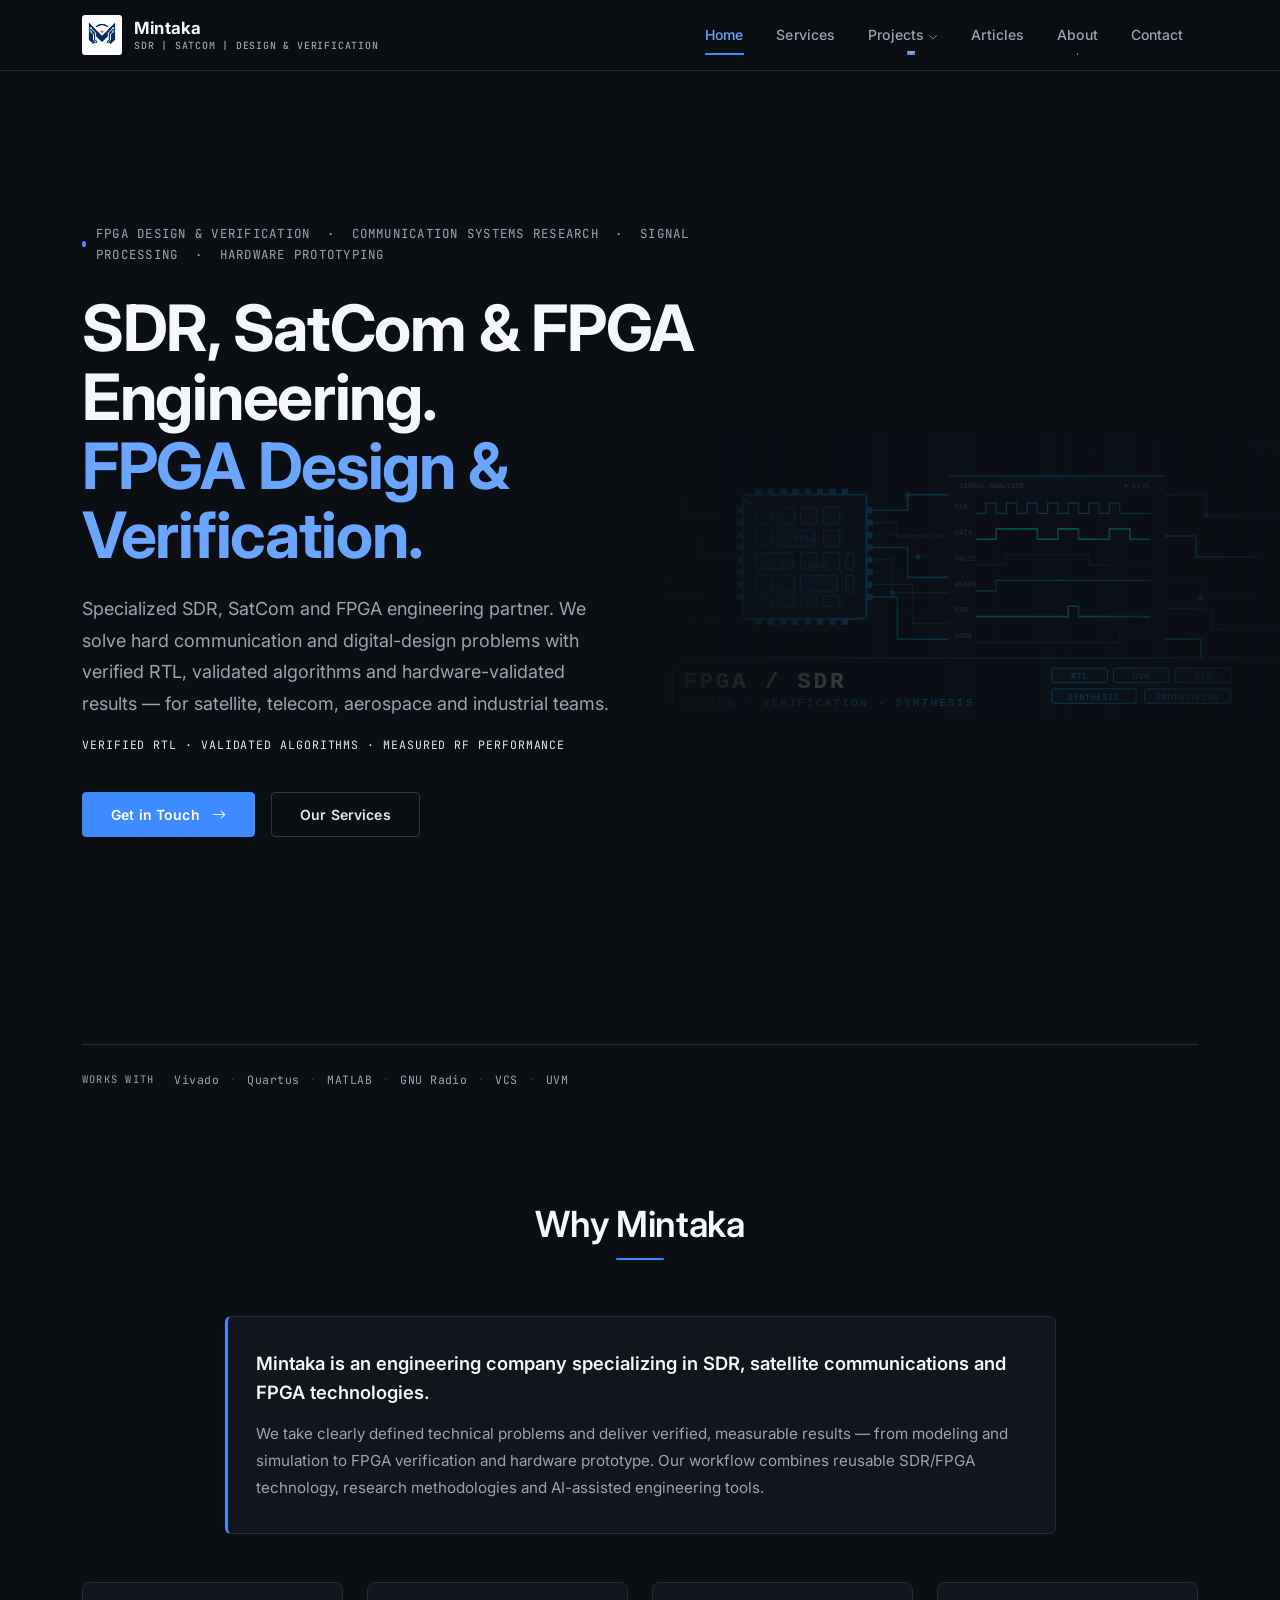
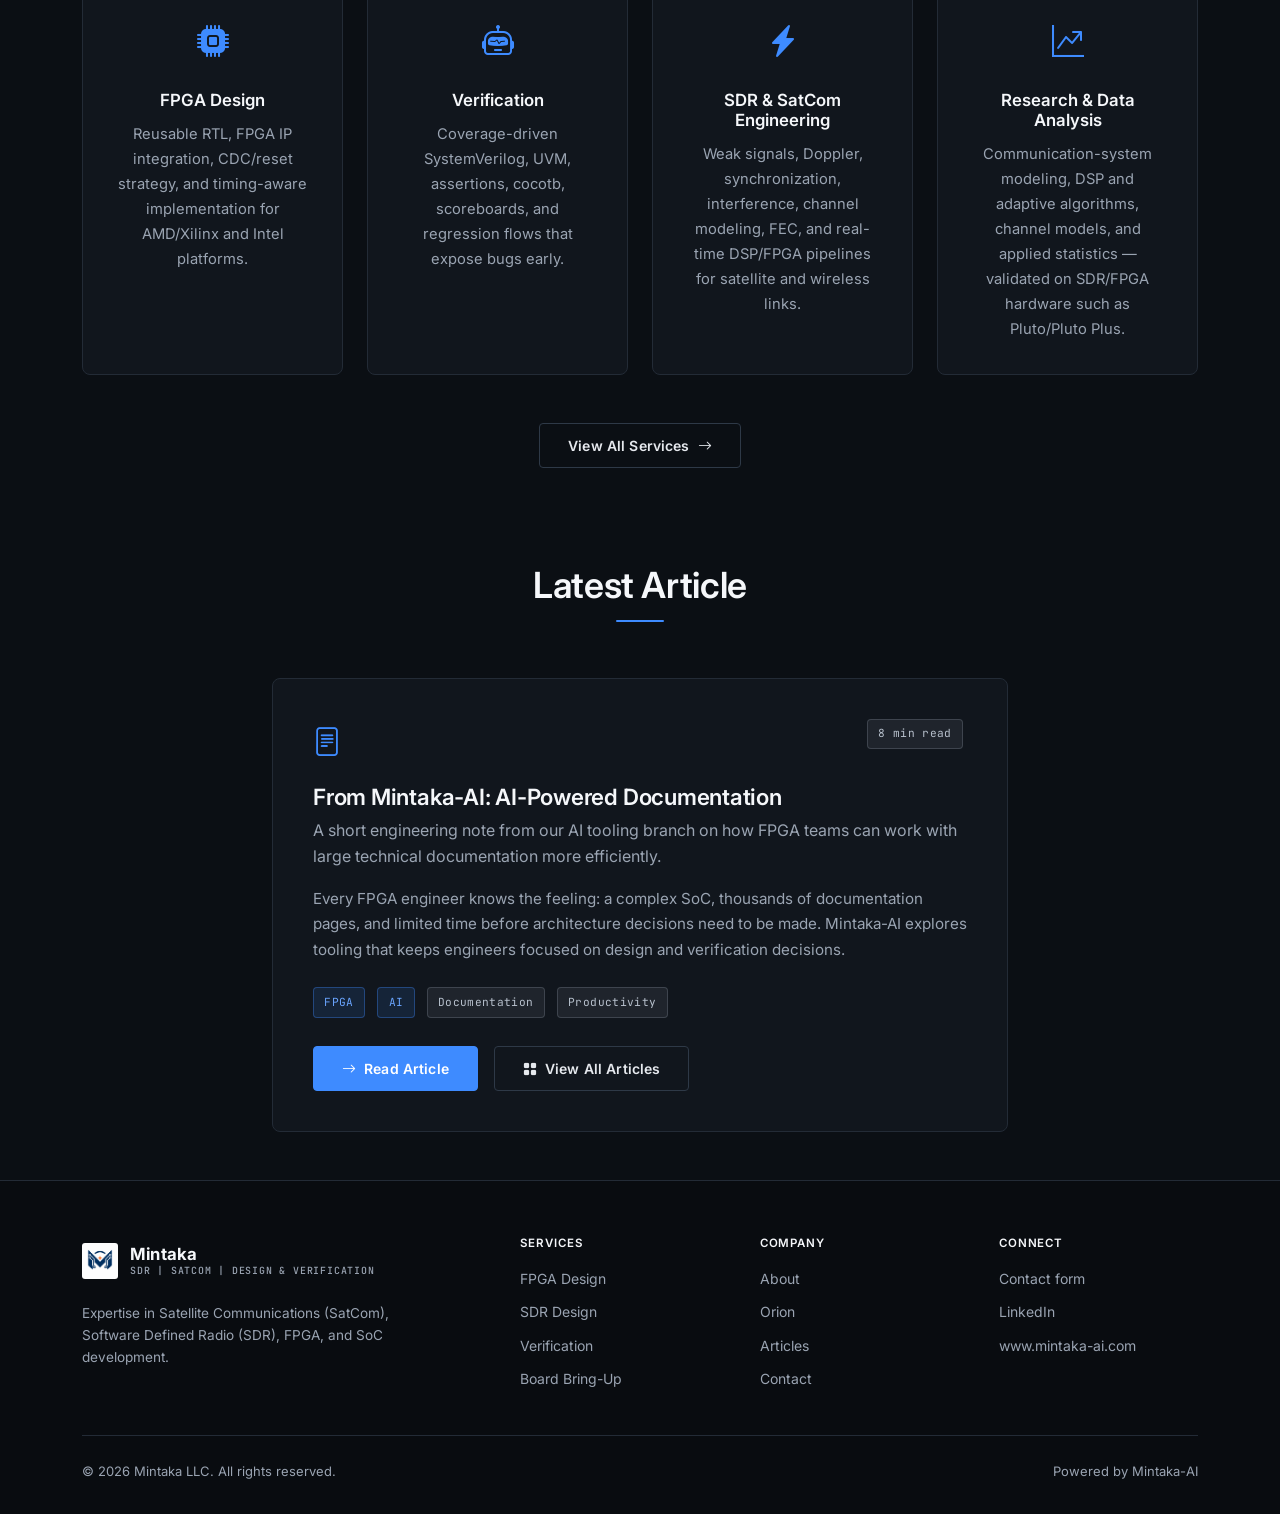
<file: index.html>
<!DOCTYPE html>
<html lang="en">
<head>
  <meta charset="UTF-8" />
  <link rel="icon" type="image/png" href="assets/images/icon2.png" />
  <meta name="viewport" content="width=device-width, initial-scale=1.0" />
  <meta name="description" content="Mintaka LLC is an SDR, SatCom and FPGA engineering company. FPGA design & verification, communication-systems research, signal processing, and hardware prototyping." />
  <title>Mintaka LLC — SDR, SatCom & FPGA Engineering</title>

  <!-- Google Fonts -->
  <link rel="preconnect" href="https://fonts.googleapis.com" />
  <link rel="preconnect" href="https://fonts.gstatic.com" crossorigin />
  <link href="https://fonts.googleapis.com/css2?family=Inter:wght@400;500;600;700&family=JetBrains+Mono:wght@400;500&display=swap" rel="stylesheet" />
  <!-- Bootstrap 5 CSS -->
  <link href="https://cdn.jsdelivr.net/npm/bootstrap@5.3.3/dist/css/bootstrap.min.css" rel="stylesheet" />
  <!-- Bootstrap Icons -->
  <link href="https://cdn.jsdelivr.net/npm/bootstrap-icons@1.11.3/font/bootstrap-icons.min.css" rel="stylesheet" />
  <!-- Custom styles -->
  <link href="css/style.css" rel="stylesheet" />
</head>
<body>

  <!-- ===== NAVBAR ===== -->
  <nav class="navbar navbar-expand-lg fixed-top" aria-label="Main navigation">
    <div class="container">
      <a class="navbar-brand brand-lockup" href="index.html" aria-label="Mintaka LLC home">
        <img src="assets/images/logo.png" alt="Mintaka LLC Logo" class="brand-logo" />
        <span class="brand-copy">
          <span class="brand-name">Mintaka</span>
          <span class="brand-line">SDR | SatCom | Design &amp; Verification</span>
        </span>
      </a>

      <button class="navbar-toggler" type="button"
              data-bs-toggle="collapse" data-bs-target="#mainNav"
              aria-controls="mainNav" aria-expanded="false" aria-label="Toggle navigation">
        <span class="navbar-toggler-icon"></span>
      </button>

      <div class="collapse navbar-collapse" id="mainNav">
        <ul class="navbar-nav ms-auto align-items-lg-center gap-lg-1">
          <li class="nav-item"><a class="nav-link active" href="index.html">Home</a></li>
          <li class="nav-item"><a class="nav-link" href="services.html">Services</a></li>
          <li class="nav-item dropdown">
            <a class="nav-link dropdown-toggle" href="#" role="button" data-bs-toggle="dropdown" aria-expanded="false">Projects<i class="bi bi-chevron-down ms-1" aria-hidden="true"></i></a>
            <ul class="dropdown-menu">
              <li><a class="dropdown-item" href="orion.html">Orion</a></li>
            </ul>
          </li>
          <li class="nav-item"><a class="nav-link" href="articles.html">Articles</a></li>
          <li class="nav-item"><a class="nav-link" href="about.html">About</a></li>
          <li class="nav-item"><a class="nav-link" href="contact.html">Contact</a></li>
        </ul>
      </div>
    </div>
  </nav>

  <!-- ===== HERO ===== -->
  <section class="hero-section">

    <!-- Subtle banner visual — right side only -->
    <div class="hero-visual" aria-hidden="true">
      <img src="assets/images/banner.svg" alt="" class="hero-visual-img" />
    </div>

    <div class="container hero-content">
      <div class="row align-items-center" style="min-height:100vh;">
        <div class="col-lg-8 col-xl-7">

          <!-- Eyebrow -->
          <p class="hero-eyebrow">
            <span class="hero-eyebrow-dot"></span>
            FPGA Design & Verification &nbsp;·&nbsp; Communication Systems Research &nbsp;·&nbsp; Signal Processing &nbsp;·&nbsp; Hardware Prototyping
          </p>

          <!-- Headline -->
          <h1 class="hero-title">
            SDR, SatCom & FPGA Engineering.<br>
            <span class="hero-title-accent">FPGA Design &amp; Verification.</span>
          </h1>

          <!-- Sub -->
          <p class="hero-sub">
            Specialized SDR, SatCom and FPGA engineering partner. We solve hard
            communication and digital-design problems with verified RTL, validated
            algorithms and hardware-validated results — for satellite, telecom,
            aerospace and industrial teams.
          </p>

          <p class="hero-proof">
            Verified RTL · Validated Algorithms · Measured RF Performance
          </p>

          <!-- CTAs -->
          <div class="d-flex flex-wrap gap-3 hero-ctas">
            <a href="contact.html" class="btn btn-primary">
              Get in Touch <i class="bi bi-arrow-right ms-2"></i>
            </a>
            <a href="services.html" class="btn btn-ghost">
              Our Services
            </a>
          </div>

        </div>
      </div>

      <!-- Tool strip -->
      <div class="hero-tool-strip reveal">
        <span class="hero-tool-label">Works with</span>
        <span class="hero-tool-item">Vivado</span>
        <span class="hero-tool-sep">·</span>
        <span class="hero-tool-item">Quartus</span>
        <span class="hero-tool-sep">·</span>
        <span class="hero-tool-item">MATLAB</span>
        <span class="hero-tool-sep">·</span>
        <span class="hero-tool-item">GNU Radio</span>
        <span class="hero-tool-sep">·</span>
        <span class="hero-tool-item">VCS</span>
        <span class="hero-tool-sep">·</span>
        <span class="hero-tool-item">UVM</span>
      </div>
    </div>

  </section>

  <!-- ===== WHY MINTAKA ===== -->
  <section class="why-mintaka-section py-5">
    <div class="container">

      <div class="section-header reveal">
        <h2>Why Mintaka</h2>
        <div class="section-divider"></div>
      </div>

      <!-- Lead statement -->
      <div class="row justify-content-center mb-5 reveal">
        <div class="col-lg-9">
          <div class="why-mintaka-lead">
            <div>
              <p class="why-mintaka-headline">
                Mintaka is an engineering company specializing in SDR, satellite
                communications and FPGA technologies.
              </p>
              <p class="why-mintaka-sub">
                We take clearly defined technical problems and deliver verified, measurable
                results — from modeling and simulation to FPGA verification and hardware
                prototype. Our workflow combines reusable SDR/FPGA technology, research
                methodologies and AI-assisted engineering tools.
              </p>
            </div>
          </div>
        </div>
      </div>

      <!-- Pillars -->
      <div class="row g-4 justify-content-center">

        <div class="col-sm-6 col-lg-3 reveal">
          <div class="mint-card text-center">
            <div class="card-body">
              <i class="bi bi-cpu-fill card-icon"></i>
              <h5 class="card-title">FPGA Design</h5>
              <p class="card-text">Reusable RTL, FPGA IP integration, CDC/reset strategy, and timing-aware implementation for AMD/Xilinx and Intel platforms.</p>
            </div>
          </div>
        </div>

        <div class="col-sm-6 col-lg-3 reveal">
          <div class="mint-card text-center">
            <div class="card-body">
              <i class="bi bi-robot card-icon"></i>
              <h5 class="card-title">Verification</h5>
              <p class="card-text">Coverage-driven SystemVerilog, UVM, assertions, cocotb, scoreboards, and regression flows that expose bugs early.</p>
            </div>
          </div>
        </div>

        <div class="col-sm-6 col-lg-3 reveal">
          <div class="mint-card text-center">
            <div class="card-body">
              <i class="bi bi-lightning-charge-fill card-icon"></i>
              <h5 class="card-title">SDR & SatCom Engineering</h5>
              <p class="card-text">Weak signals, Doppler, synchronization, interference, channel modeling, FEC, and real-time DSP/FPGA pipelines for satellite and wireless links.</p>
            </div>
          </div>
        </div>

        <div class="col-sm-6 col-lg-3 reveal">
          <div class="mint-card text-center">
            <div class="card-body">
              <i class="bi bi-graph-up-arrow card-icon"></i>
              <h5 class="card-title">Research & Data Analysis</h5>
              <p class="card-text">Communication-system modeling, DSP and adaptive algorithms, channel models, and applied statistics — validated on SDR/FPGA hardware such as Pluto/Pluto Plus.</p>
            </div>
          </div>
        </div>

      </div>

      <div class="text-center mt-5 reveal">
        <a href="services.html" class="btn btn-ghost">
          View All Services <i class="bi bi-arrow-right ms-1"></i>
        </a>
      </div>
    </div>
  </section>

  <!-- ===== LATEST ARTICLE ===== -->
  <section class="latest-article-section py-5">
    <div class="container">

      <div class="section-header reveal">
        <h2>Latest Article</h2>
        <div class="section-divider"></div>
      </div>

      <div class="row justify-content-center reveal">
        <div class="col-lg-8">
          <div class="article-preview-card">
            <div class="card-body">
              <div class="d-flex justify-content-between align-items-start mb-3">
                <i class="bi bi-file-text text-primary-mint" style="font-size:1.8rem;"></i>
                <span class="tag-badge tag-secondary">8 min read</span>
              </div>
              <h5 class="article-preview-title">From Mintaka-AI: AI-Powered Documentation</h5>
              <p class="article-preview-subtitle text-muted-mint mb-3">
                A short engineering note from our AI tooling branch on how FPGA teams can work
                with large technical documentation more efficiently.
              </p>
              <p class="article-preview-excerpt mb-4">
                Every FPGA engineer knows the feeling: a complex SoC, thousands of documentation pages,
                and limited time before architecture decisions need to be made. Mintaka-AI explores tooling
                that keeps engineers focused on design and verification decisions.
              </p>
              <div class="d-flex flex-wrap gap-2 mb-4">
                <span class="tag-badge tag-primary">FPGA</span>
                <span class="tag-badge tag-primary">AI</span>
                <span class="tag-badge tag-secondary">Documentation</span>
                <span class="tag-badge tag-secondary">Productivity</span>
              </div>
              <div class="d-flex gap-3">
                <a href="articles/06202026/ai-documentation.html" class="btn btn-primary">
                  <i class="bi bi-arrow-right me-2"></i>Read Article
                </a>
                <a href="articles.html" class="btn btn-ghost">
                  <i class="bi bi-grid-fill me-2"></i>View All Articles
                </a>
              </div>
            </div>
          </div>
        </div>
      </div>

    </div>
  </section>

  <!-- ===== FOOTER ===== -->
  <footer class="site-footer"></footer>

  <!-- Bootstrap 5 JS Bundle -->
  <script src="https://cdn.jsdelivr.net/npm/bootstrap@5.3.3/dist/js/bootstrap.bundle.min.js"></script>
  <!-- Custom scripts -->
  <script src="js/layout.js"></script>
  <script src="js/main.js"></script>
</body>
</html>
</file>
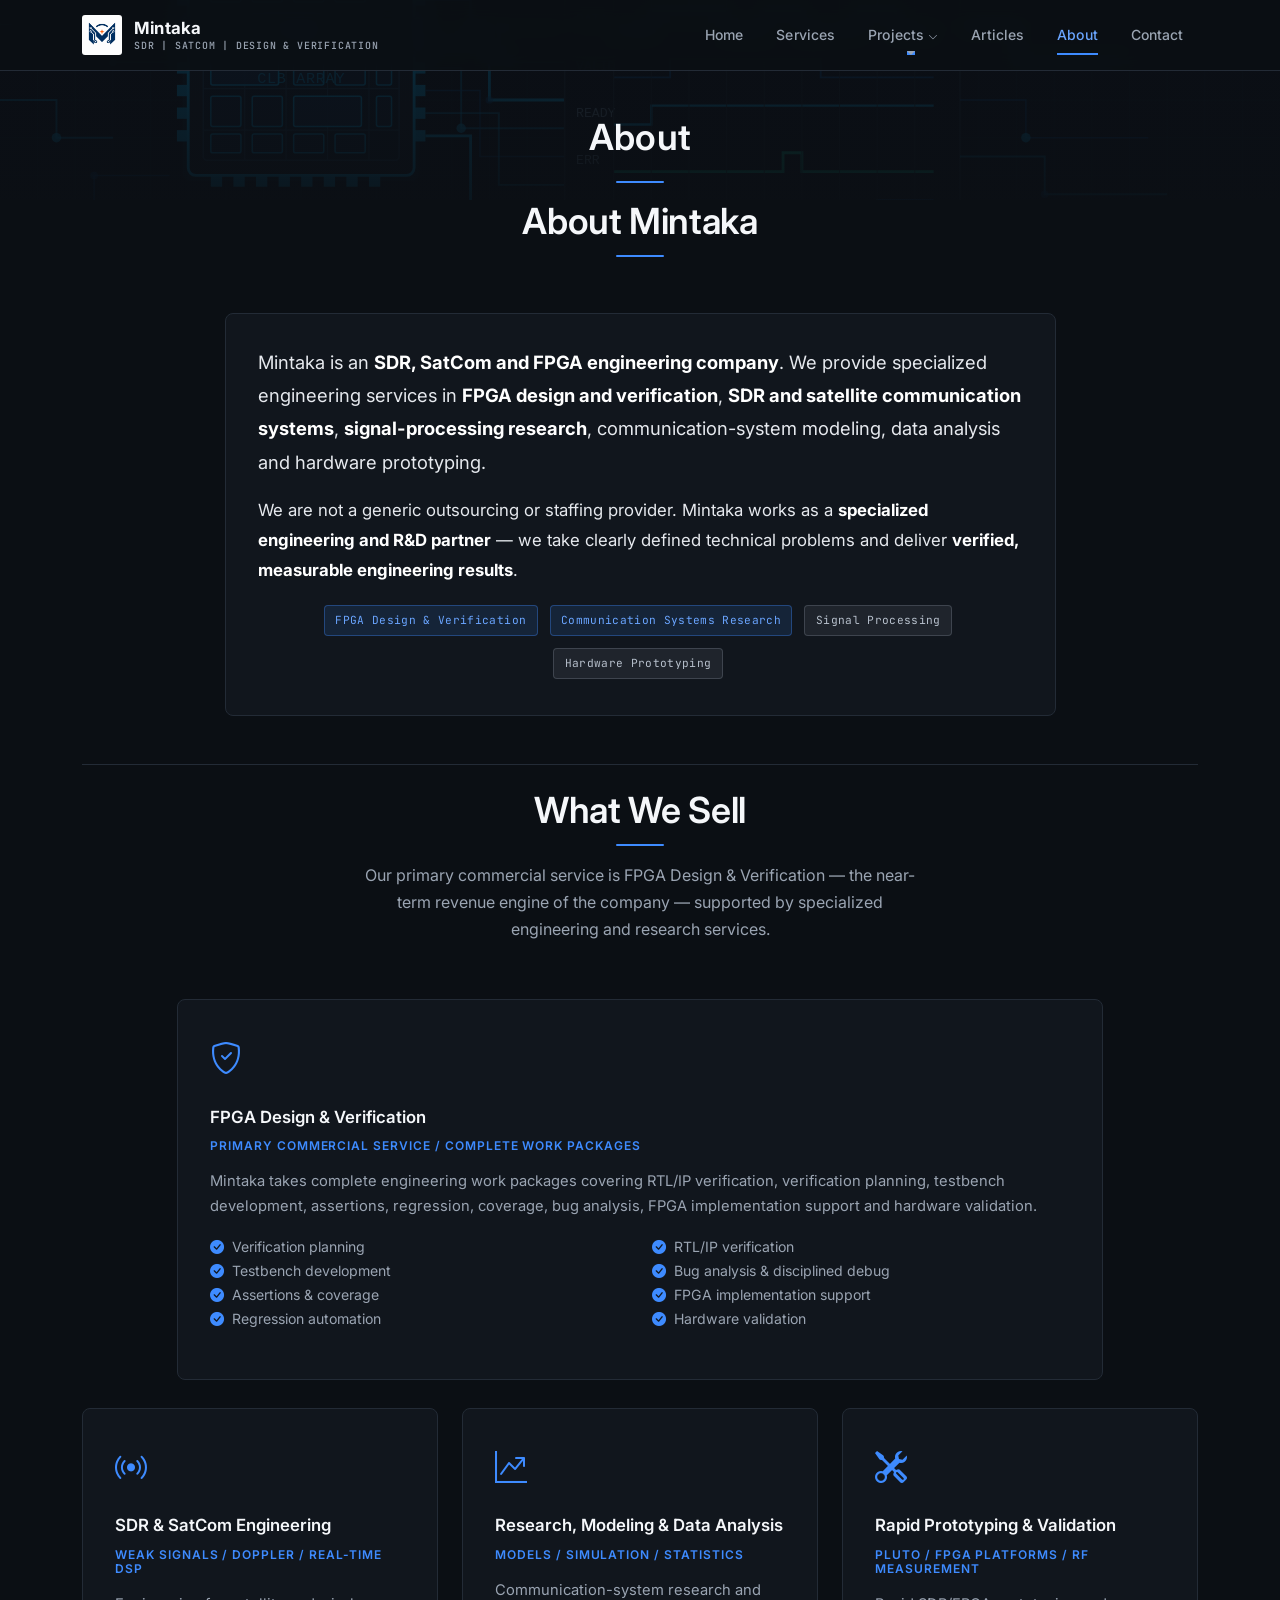
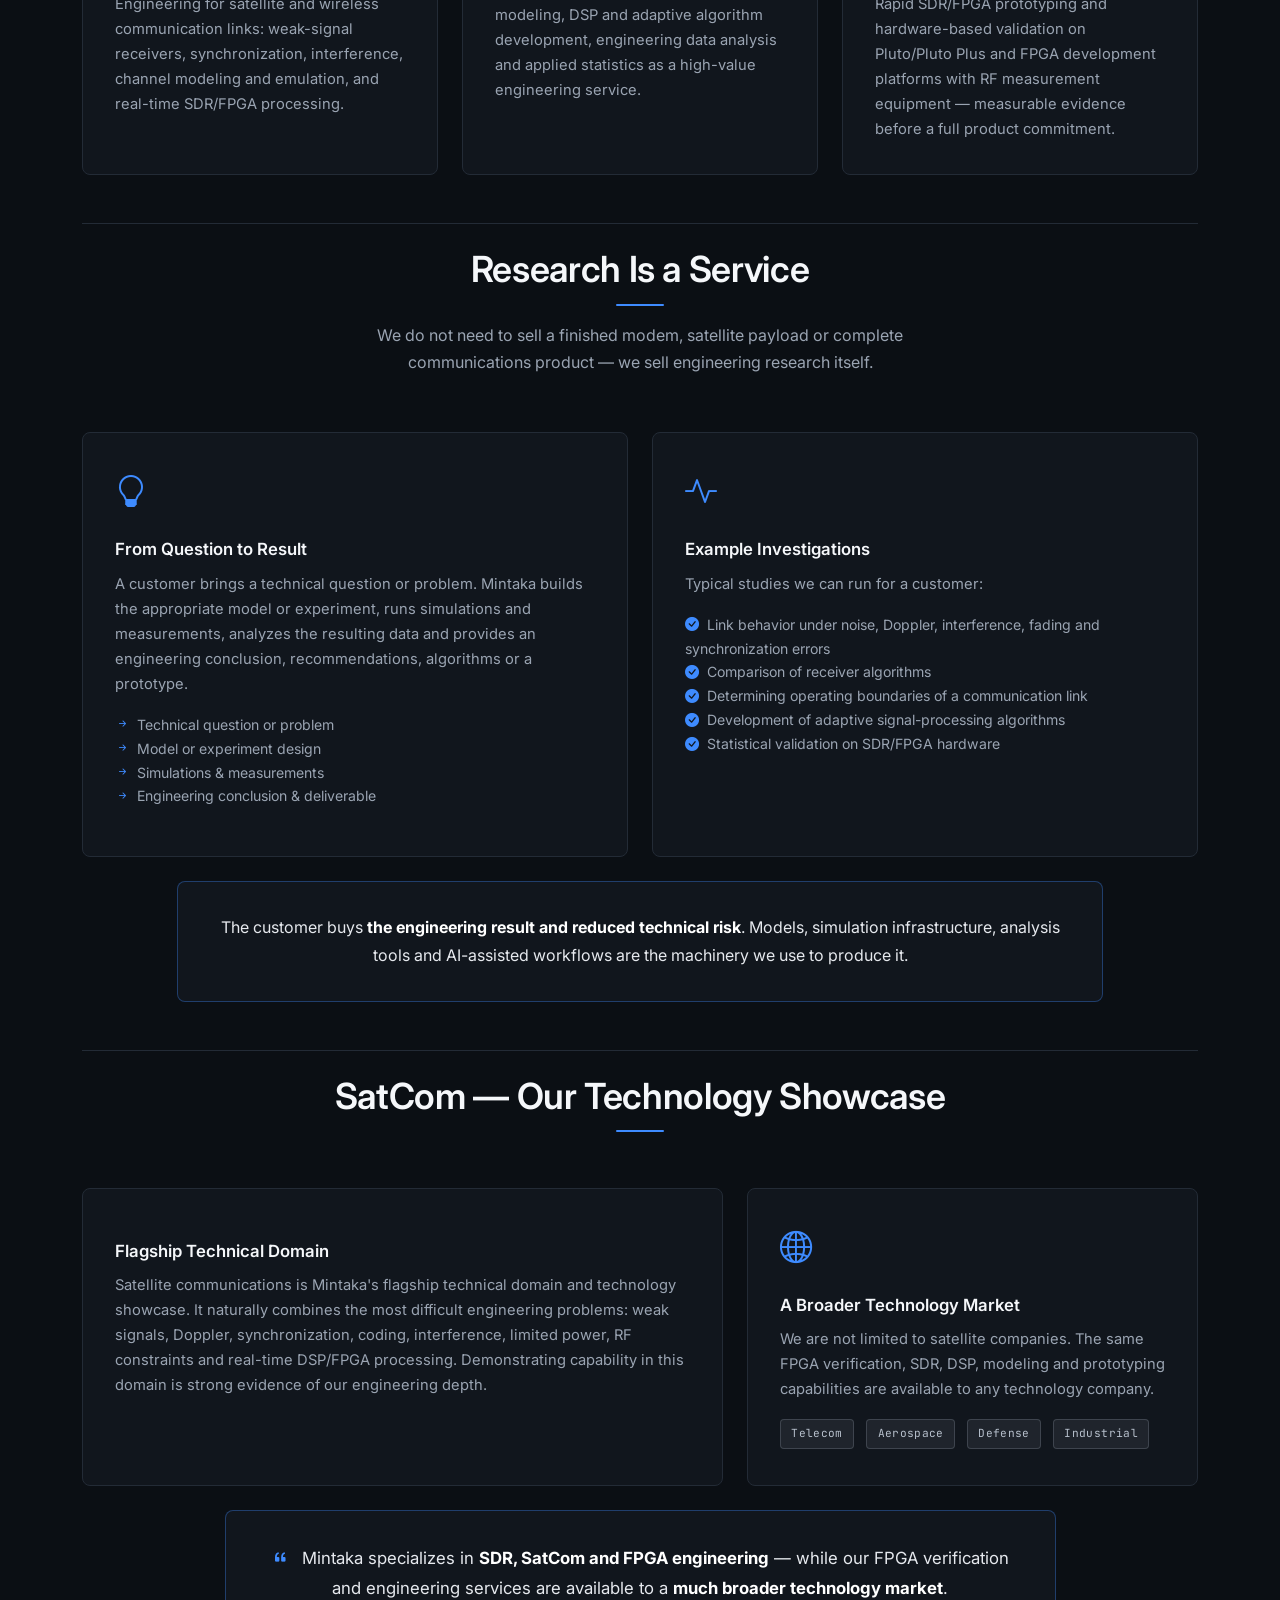
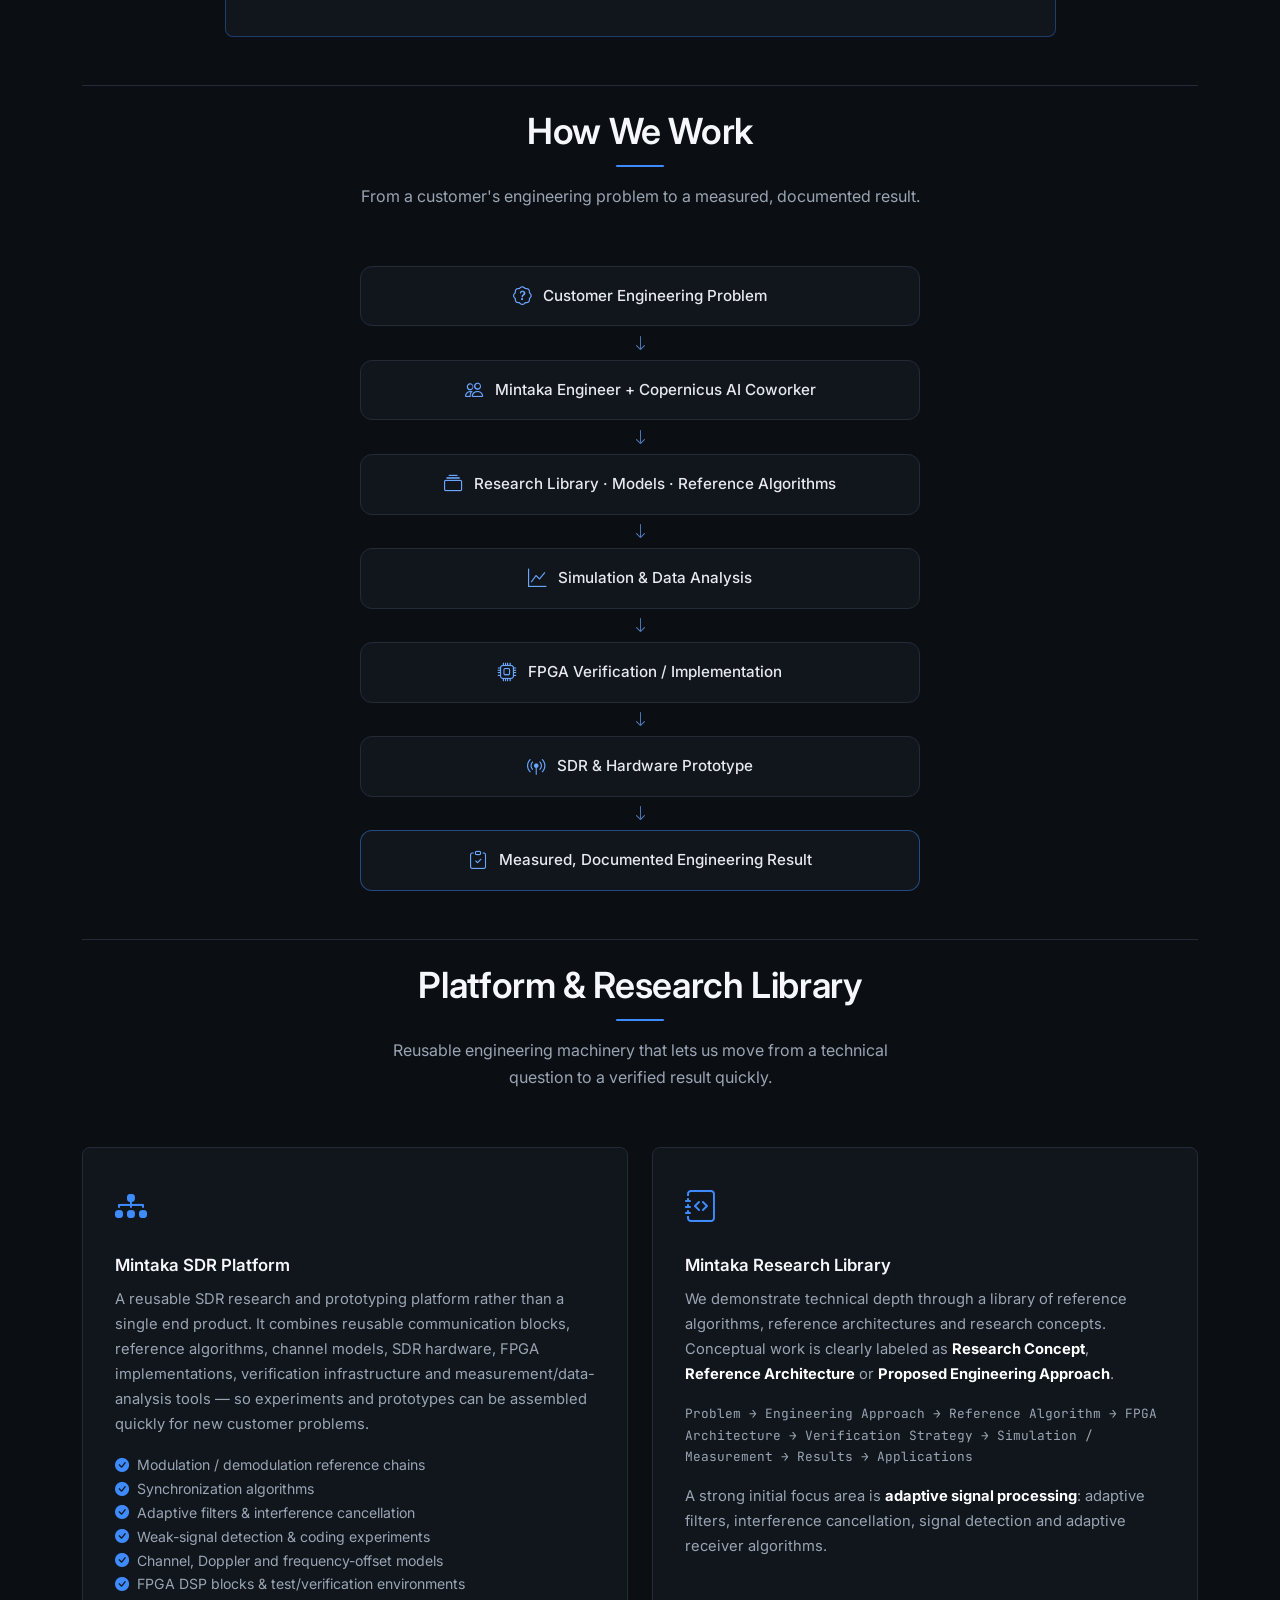
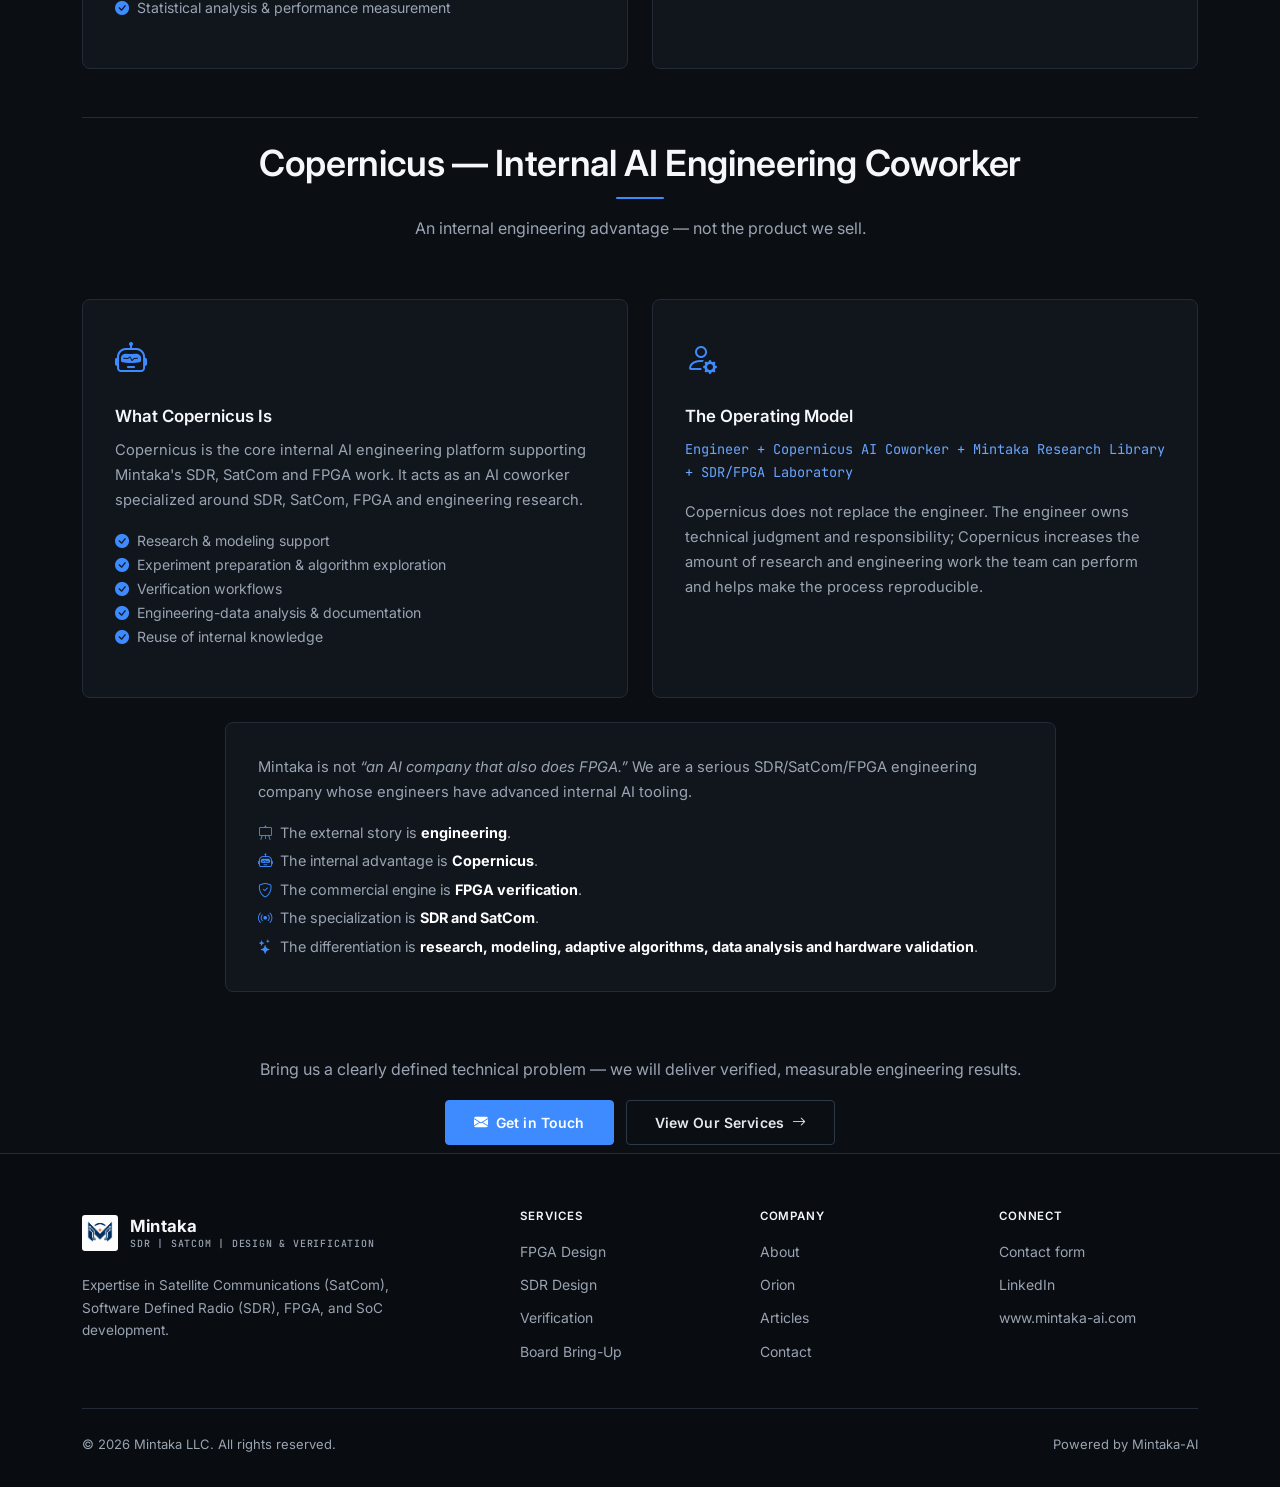
<file: about.html>
<!DOCTYPE html>
<html lang="en">
<head>
  <meta charset="UTF-8" />
  <link rel="icon" type="image/png" href="assets/images/icon2.png" />
  <meta name="viewport" content="width=device-width, initial-scale=1.0" />
  <meta name="description" content="About Mintaka LLC — an SDR, SatCom and FPGA engineering company. FPGA design & verification, communication-systems research, signal processing, engineering data analysis, and hardware prototyping." />
  <title>About - Mintaka LLC</title>

  <!-- Google Fonts -->
  <link rel="preconnect" href="https://fonts.googleapis.com" />
  <link rel="preconnect" href="https://fonts.gstatic.com" crossorigin />
  <link href="https://fonts.googleapis.com/css2?family=Inter:wght@400;500;600;700&family=JetBrains+Mono:wght@400;500&display=swap" rel="stylesheet" />
  <!-- Bootstrap 5 CSS -->
  <link href="https://cdn.jsdelivr.net/npm/bootstrap@5.3.3/dist/css/bootstrap.min.css" rel="stylesheet" />
  <!-- Bootstrap Icons -->
  <link href="https://cdn.jsdelivr.net/npm/bootstrap-icons@1.11.3/font/bootstrap-icons.min.css" rel="stylesheet" />
  <!-- Custom styles -->
  <link href="css/style.css" rel="stylesheet" />

  <style>
    /* ---------- Workflow flow (How We Work) ---------- */
    .flow-step {
      display: flex;
      align-items: center;
      justify-content: center;
      gap: 0.75rem;
      background: var(--mint-bg-card);
      border: 1px solid var(--mint-border);
      border-radius: 0.75rem;
      padding: 0.85rem 1.25rem;
      max-width: 560px;
      margin: 0 auto;
      transition: border-color 0.2s ease, box-shadow 0.2s ease;
    }
    .flow-step:hover {
      border-color: var(--mint-border-strong);
      box-shadow: var(--shadow-card);
    }
    .flow-step i { color: var(--mint-accent); font-size: 1.15rem; flex-shrink: 0; }
    .flow-step span { color: var(--mint-text); font-weight: 500; font-size: 0.95rem; }
    .flow-step-final { border-color: rgba(62, 139, 255, 0.45); }
    .flow-arrow {
      display: block;
      text-align: center;
      color: var(--mint-accent);
      opacity: 0.7;
      margin: 0.2rem 0;
      font-size: 1rem;
    }
  </style>
</head>
<body>

  <!-- ===== NAVBAR ===== -->
  <nav class="navbar navbar-expand-lg fixed-top" aria-label="Main navigation">
    <div class="container">
      <a class="navbar-brand brand-lockup" href="index.html" aria-label="Mintaka LLC home">
        <span class="brand-copy">
          <span class="brand-name">Mintaka</span>
          <span class="brand-line">SDR | SatCom | Design &amp; Verification</span>
        </span>
      </a>

      <button class="navbar-toggler" type="button"
              data-bs-toggle="collapse" data-bs-target="#mainNav"
              aria-controls="mainNav" aria-expanded="false" aria-label="Toggle navigation">
        <span class="navbar-toggler-icon"></span>
      </button>

      <div class="collapse navbar-collapse" id="mainNav">
        <ul class="navbar-nav ms-auto align-items-lg-center gap-lg-1">
          <li class="nav-item"><a class="nav-link" href="index.html">Home</a></li>
          <li class="nav-item"><a class="nav-link" href="services.html">Services</a></li>
          <li class="nav-item dropdown">
            <a class="nav-link dropdown-toggle" href="#" role="button" data-bs-toggle="dropdown" aria-expanded="false">Projects<i class="bi bi-chevron-down ms-1" aria-hidden="true"></i></a>
            <ul class="dropdown-menu">
              <li><a class="dropdown-item" href="orion.html">Orion</a></li>
            </ul>
          </li>
          <li class="nav-item"><a class="nav-link" href="articles.html">Articles</a></li>
          <li class="nav-item"><a class="nav-link active" href="about.html">About</a></li>
          <li class="nav-item"><a class="nav-link" href="contact.html">Contact</a></li>
        </ul>
      </div>
    </div>
  </nav>

  <!-- ===== ABOUT SECTION ===== -->
  <section class="about-section">

    <!-- Banner strip -->
    <div class="page-banner-strip" aria-hidden="true">
      <img src="assets/images/banner.svg" alt="" class="page-banner-strip-img" />
      <div class="page-banner-strip-overlay"></div>
      <div class="page-banner-strip-title">About</div>
    </div>

    <div class="container">

      <!-- About Mintaka -->
      <div class="section-header reveal">
        <h2>About Mintaka</h2>
        <div class="section-divider"></div>
      </div>

      <!-- Lead statement -->
      <div class="row justify-content-center mb-4 reveal">
        <div class="col-lg-9">
          <div class="mint-card">
            <div class="card-body">
              <p class="lead-text" style="font-size:1.15rem;line-height:1.8;color:var(--mint-text);margin-bottom:1rem;">
                Mintaka is an <strong class="text-white">SDR, SatCom and FPGA engineering company</strong>.
                We provide specialized engineering services in <strong class="text-white">FPGA design and verification</strong>,
                <strong class="text-white">SDR and satellite communication systems</strong>,
                <strong class="text-white">signal-processing research</strong>, communication-system modeling,
                data analysis and hardware prototyping.
              </p>
              <p class="lead-text" style="font-size:1.05rem;line-height:1.8;color:var(--mint-text);margin-bottom:1.25rem;">
                We are not a generic outsourcing or staffing provider. Mintaka works as a
                <strong class="text-white">specialized engineering and R&amp;D partner</strong> — we take
                clearly defined technical problems and deliver
                <strong class="text-white">verified, measurable engineering results</strong>.
              </p>
              <div class="d-flex flex-wrap gap-2 justify-content-center">
                <span class="tag-badge tag-primary">FPGA Design &amp; Verification</span>
                <span class="tag-badge tag-primary">Communication Systems Research</span>
                <span class="tag-badge tag-secondary">Signal Processing</span>
                <span class="tag-badge tag-secondary">Hardware Prototyping</span>
              </div>
            </div>
          </div>
        </div>
      </div>

      <!-- ===== WHAT WE SELL ===== -->
      <div class="section-header reveal mt-5 pt-4" style="border-top:1px solid var(--mint-border);">
        <h2>What We Sell</h2>
        <div class="section-divider"></div>
        <p>Our primary commercial service is FPGA Design &amp; Verification — the near-term revenue engine of the company — supported by specialized engineering and research services.</p>
      </div>

      <!-- Featured: FPGA Design & Verification -->
      <div class="row justify-content-center reveal">
        <div class="col-lg-10">
          <div class="mint-card">
            <div class="card-body">
              <i class="bi bi-shield-check card-icon"></i>
              <h5 class="card-title">FPGA Design &amp; Verification</h5>
              <h6 class="text-primary-mint mb-3" style="font-family:var(--font-heading);font-size:.75rem;letter-spacing:.08em;">PRIMARY COMMERCIAL SERVICE / COMPLETE WORK PACKAGES</h6>
              <p class="card-text">
                Mintaka takes complete engineering work packages covering RTL/IP verification, verification planning,
                testbench development, assertions, regression, coverage, bug analysis, FPGA implementation support
                and hardware validation.
              </p>
              <div class="row mt-3">
                <div class="col-md-6">
                  <ul class="list-unstyled" style="color:var(--mint-text-muted);font-size:.88rem;">
                    <li><i class="bi bi-check-circle-fill me-2 text-primary-mint"></i>Verification planning</li>
                    <li><i class="bi bi-check-circle-fill me-2 text-primary-mint"></i>Testbench development</li>
                    <li><i class="bi bi-check-circle-fill me-2 text-primary-mint"></i>Assertions &amp; coverage</li>
                    <li><i class="bi bi-check-circle-fill me-2 text-primary-mint"></i>Regression automation</li>
                  </ul>
                </div>
                <div class="col-md-6">
                  <ul class="list-unstyled" style="color:var(--mint-text-muted);font-size:.88rem;">
                    <li><i class="bi bi-check-circle-fill me-2 text-primary-mint"></i>RTL/IP verification</li>
                    <li><i class="bi bi-check-circle-fill me-2 text-primary-mint"></i>Bug analysis &amp; disciplined debug</li>
                    <li><i class="bi bi-check-circle-fill me-2 text-primary-mint"></i>FPGA implementation support</li>
                    <li><i class="bi bi-check-circle-fill me-2 text-primary-mint"></i>Hardware validation</li>
                  </ul>
                </div>
              </div>
            </div>
          </div>
        </div>
      </div>

      <!-- Supporting services -->
      <div class="row g-4 mt-1">

        <div class="col-md-6 col-lg-4 reveal">
          <div class="mint-card h-100">
            <div class="card-body">
              <i class="bi bi-broadcast card-icon"></i>
              <h5 class="card-title">SDR &amp; SatCom Engineering</h5>
              <h6 class="text-primary-mint mb-3" style="font-family:var(--font-heading);font-size:.75rem;letter-spacing:.08em;">WEAK SIGNALS / DOPPLER / REAL-TIME DSP</h6>
              <p class="card-text">
                Engineering for satellite and wireless communication links: weak-signal receivers, synchronization,
                interference, channel modeling and emulation, and real-time SDR/FPGA processing.
              </p>
            </div>
          </div>
        </div>

        <div class="col-md-6 col-lg-4 reveal">
          <div class="mint-card h-100">
            <div class="card-body">
              <i class="bi bi-graph-up-arrow card-icon"></i>
              <h5 class="card-title">Research, Modeling &amp; Data Analysis</h5>
              <h6 class="text-primary-mint mb-3" style="font-family:var(--font-heading);font-size:.75rem;letter-spacing:.08em;">MODELS / SIMULATION / STATISTICS</h6>
              <p class="card-text">
                Communication-system research and modeling, DSP and adaptive algorithm development,
                engineering data analysis and applied statistics as a high-value engineering service.
              </p>
            </div>
          </div>
        </div>

        <div class="col-md-6 col-lg-4 reveal">
          <div class="mint-card h-100">
            <div class="card-body">
              <i class="bi bi-tools card-icon"></i>
              <h5 class="card-title">Rapid Prototyping &amp; Validation</h5>
              <h6 class="text-primary-mint mb-3" style="font-family:var(--font-heading);font-size:.75rem;letter-spacing:.08em;">PLUTO / FPGA PLATFORMS / RF MEASUREMENT</h6>
              <p class="card-text">
                Rapid SDR/FPGA prototyping and hardware-based validation on Pluto/Pluto Plus and FPGA development
                platforms with RF measurement equipment — measurable evidence before a full product commitment.
              </p>
            </div>
          </div>
        </div>

      </div>

      <!-- ===== RESEARCH IS A SERVICE ===== -->
      <div class="section-header reveal mt-5 pt-4" style="border-top:1px solid var(--mint-border);">
        <h2>Research Is a Service</h2>
        <div class="section-divider"></div>
        <p>We do not need to sell a finished modem, satellite payload or complete communications product — we sell engineering research itself.</p>
      </div>

      <div class="row g-4">
        <div class="col-lg-6 reveal">
          <div class="mint-card h-100">
            <div class="card-body">
              <i class="bi bi-lightbulb card-icon"></i>
              <h5 class="card-title">From Question to Result</h5>
              <p class="card-text">
                A customer brings a technical question or problem. Mintaka builds the appropriate model or experiment,
                runs simulations and measurements, analyzes the resulting data and provides an engineering conclusion,
                recommendations, algorithms or a prototype.
              </p>
              <ul class="list-unstyled mt-3" style="color:var(--mint-text-muted);font-size:.88rem;">
                <li><i class="bi bi-arrow-right-short me-2 text-primary-mint"></i>Technical question or problem</li>
                <li><i class="bi bi-arrow-right-short me-2 text-primary-mint"></i>Model or experiment design</li>
                <li><i class="bi bi-arrow-right-short me-2 text-primary-mint"></i>Simulations &amp; measurements</li>
                <li><i class="bi bi-arrow-right-short me-2 text-primary-mint"></i>Engineering conclusion &amp; deliverable</li>
              </ul>
            </div>
          </div>
        </div>

        <div class="col-lg-6 reveal">
          <div class="mint-card h-100">
            <div class="card-body">
              <i class="bi bi-activity card-icon"></i>
              <h5 class="card-title">Example Investigations</h5>
              <p class="card-text">Typical studies we can run for a customer:</p>
              <ul class="list-unstyled mt-3" style="color:var(--mint-text-muted);font-size:.88rem;">
                <li><i class="bi bi-check-circle-fill me-2 text-primary-mint"></i>Link behavior under noise, Doppler, interference, fading and synchronization errors</li>
                <li><i class="bi bi-check-circle-fill me-2 text-primary-mint"></i>Comparison of receiver algorithms</li>
                <li><i class="bi bi-check-circle-fill me-2 text-primary-mint"></i>Determining operating boundaries of a communication link</li>
                <li><i class="bi bi-check-circle-fill me-2 text-primary-mint"></i>Development of adaptive signal-processing algorithms</li>
                <li><i class="bi bi-check-circle-fill me-2 text-primary-mint"></i>Statistical validation on SDR/FPGA hardware</li>
              </ul>
            </div>
          </div>
        </div>
      </div>

      <div class="row justify-content-center mt-4 reveal">
        <div class="col-lg-10">
          <div class="mint-card text-center" style="border-color:rgba(62,139,255,0.35);">
            <div class="card-body">
              <p class="mb-0" style="color:var(--mint-text);font-size:1rem;line-height:1.7;">
                The customer buys <strong class="text-white">the engineering result and reduced technical risk</strong>.
                Models, simulation infrastructure, analysis tools and AI-assisted workflows are the
                machinery we use to produce it.
              </p>
            </div>
          </div>
        </div>
      </div>

      <!-- ===== SATCOM TECHNOLOGY SHOWCASE ===== -->
      <div class="section-header reveal mt-5 pt-4" style="border-top:1px solid var(--mint-border);">
        <h2>SatCom — Our Technology Showcase</h2>
        <div class="section-divider"></div>
      </div>

      <div class="row g-4">
        <div class="col-lg-7 reveal">
          <div class="mint-card h-100">
            <div class="card-body">
              <i class="bi bi-satellite card-icon"></i>
              <h5 class="card-title">Flagship Technical Domain</h5>
              <p class="card-text">
                Satellite communications is Mintaka's flagship technical domain and technology showcase.
                It naturally combines the most difficult engineering problems: weak signals, Doppler,
                synchronization, coding, interference, limited power, RF constraints and real-time
                DSP/FPGA processing. Demonstrating capability in this domain is strong evidence of
                our engineering depth.
              </p>
            </div>
          </div>
        </div>

        <div class="col-lg-5 reveal">
          <div class="mint-card h-100">
            <div class="card-body">
              <i class="bi bi-globe2 card-icon"></i>
              <h5 class="card-title">A Broader Technology Market</h5>
              <p class="card-text">
                We are not limited to satellite companies. The same FPGA verification, SDR, DSP, modeling
                and prototyping capabilities are available to any technology company.
              </p>
              <div class="d-flex flex-wrap gap-2 mt-3">
                <span class="tag-badge tag-secondary">Telecom</span>
                <span class="tag-badge tag-secondary">Aerospace</span>
                <span class="tag-badge tag-secondary">Defense</span>
                <span class="tag-badge tag-secondary">Industrial</span>
              </div>
            </div>
          </div>
        </div>
      </div>

      <div class="row justify-content-center mt-4 reveal">
        <div class="col-lg-9">
          <div class="mint-card text-center" style="border-color:rgba(62,139,255,0.35);">
            <div class="card-body">
              <p class="mb-0" style="font-size:1.05rem;line-height:1.8;color:var(--mint-text);">
                <i class="bi bi-quote me-2 text-primary-mint"></i>
                Mintaka specializes in <strong class="text-white">SDR, SatCom and FPGA engineering</strong> —
                while our FPGA verification and engineering services are available to a
                <strong class="text-white">much broader technology market</strong>.
              </p>
            </div>
          </div>
        </div>
      </div>

      <!-- ===== HOW WE WORK ===== -->
      <div class="section-header reveal mt-5 pt-4" style="border-top:1px solid var(--mint-border);">
        <h2>How We Work</h2>
        <div class="section-divider"></div>
        <p>From a customer's engineering problem to a measured, documented result.</p>
      </div>

      <div class="reveal">
        <div class="flow-step"><i class="bi bi-patch-question"></i><span>Customer Engineering Problem</span></div>
        <i class="bi bi-arrow-down flow-arrow" aria-hidden="true"></i>
        <div class="flow-step"><i class="bi bi-people"></i><span>Mintaka Engineer + Copernicus AI Coworker</span></div>
        <i class="bi bi-arrow-down flow-arrow" aria-hidden="true"></i>
        <div class="flow-step"><i class="bi bi-collection"></i><span>Research Library · Models · Reference Algorithms</span></div>
        <i class="bi bi-arrow-down flow-arrow" aria-hidden="true"></i>
        <div class="flow-step"><i class="bi bi-graph-up"></i><span>Simulation &amp; Data Analysis</span></div>
        <i class="bi bi-arrow-down flow-arrow" aria-hidden="true"></i>
        <div class="flow-step"><i class="bi bi-cpu"></i><span>FPGA Verification / Implementation</span></div>
        <i class="bi bi-arrow-down flow-arrow" aria-hidden="true"></i>
        <div class="flow-step"><i class="bi bi-broadcast-pin"></i><span>SDR &amp; Hardware Prototype</span></div>
        <i class="bi bi-arrow-down flow-arrow" aria-hidden="true"></i>
        <div class="flow-step flow-step-final"><i class="bi bi-clipboard-check"></i><span>Measured, Documented Engineering Result</span></div>
      </div>

      <!-- ===== PLATFORM & RESEARCH LIBRARY ===== -->
      <div class="section-header reveal mt-5 pt-4" style="border-top:1px solid var(--mint-border);">
        <h2>Platform &amp; Research Library</h2>
        <div class="section-divider"></div>
        <p>Reusable engineering machinery that lets us move from a technical question to a verified result quickly.</p>
      </div>

      <div class="row g-4">
        <div class="col-lg-6 reveal">
          <div class="mint-card h-100">
            <div class="card-body">
              <i class="bi bi-diagram-3-fill card-icon"></i>
              <h5 class="card-title">Mintaka SDR Platform</h5>
              <p class="card-text">
                A reusable SDR research and prototyping platform rather than a single end product.
                It combines reusable communication blocks, reference algorithms, channel models, SDR hardware,
                FPGA implementations, verification infrastructure and measurement/data-analysis tools —
                so experiments and prototypes can be assembled quickly for new customer problems.
              </p>
              <ul class="list-unstyled mt-3" style="color:var(--mint-text-muted);font-size:.88rem;">
                <li><i class="bi bi-check-circle-fill me-2 text-primary-mint"></i>Modulation / demodulation reference chains</li>
                <li><i class="bi bi-check-circle-fill me-2 text-primary-mint"></i>Synchronization algorithms</li>
                <li><i class="bi bi-check-circle-fill me-2 text-primary-mint"></i>Adaptive filters &amp; interference cancellation</li>
                <li><i class="bi bi-check-circle-fill me-2 text-primary-mint"></i>Weak-signal detection &amp; coding experiments</li>
                <li><i class="bi bi-check-circle-fill me-2 text-primary-mint"></i>Channel, Doppler and frequency-offset models</li>
                <li><i class="bi bi-check-circle-fill me-2 text-primary-mint"></i>FPGA DSP blocks &amp; test/verification environments</li>
                <li><i class="bi bi-check-circle-fill me-2 text-primary-mint"></i>Statistical analysis &amp; performance measurement</li>
              </ul>
            </div>
          </div>
        </div>

        <div class="col-lg-6 reveal">
          <div class="mint-card h-100">
            <div class="card-body">
              <i class="bi bi-journal-code card-icon"></i>
              <h5 class="card-title">Mintaka Research Library</h5>
              <p class="card-text">
                We demonstrate technical depth through a library of reference algorithms, reference architectures
                and research concepts. Conceptual work is clearly labeled as
                <strong class="text-white">Research Concept</strong>,
                <strong class="text-white">Reference Architecture</strong> or
                <strong class="text-white">Proposed Engineering Approach</strong>.
              </p>
              <p class="card-text" style="font-family:var(--font-mono);font-size:.8rem;color:var(--mint-text-muted);">
                Problem → Engineering Approach → Reference Algorithm → FPGA Architecture →
                Verification Strategy → Simulation / Measurement → Results → Applications
              </p>
              <p class="card-text">
                A strong initial focus area is <strong class="text-white">adaptive signal processing</strong>:
                adaptive filters, interference cancellation, signal detection and adaptive receiver algorithms.
              </p>
            </div>
          </div>
        </div>
      </div>

      <!-- ===== COPERNICUS ===== -->
      <div class="section-header reveal mt-5 pt-4" style="border-top:1px solid var(--mint-border);">
        <h2>Copernicus — Internal AI Engineering Coworker</h2>
        <div class="section-divider"></div>
        <p>An internal engineering advantage — not the product we sell.</p>
      </div>

      <div class="row g-4">
        <div class="col-lg-6 reveal">
          <div class="mint-card h-100">
            <div class="card-body">
              <i class="bi bi-robot card-icon"></i>
              <h5 class="card-title">What Copernicus Is</h5>
              <p class="card-text">
                Copernicus is the core internal AI engineering platform supporting Mintaka's SDR, SatCom and FPGA
                work. It acts as an AI coworker specialized around SDR, SatCom, FPGA and engineering research.
              </p>
              <ul class="list-unstyled mt-3" style="color:var(--mint-text-muted);font-size:.88rem;">
                <li><i class="bi bi-check-circle-fill me-2 text-primary-mint"></i>Research &amp; modeling support</li>
                <li><i class="bi bi-check-circle-fill me-2 text-primary-mint"></i>Experiment preparation &amp; algorithm exploration</li>
                <li><i class="bi bi-check-circle-fill me-2 text-primary-mint"></i>Verification workflows</li>
                <li><i class="bi bi-check-circle-fill me-2 text-primary-mint"></i>Engineering-data analysis &amp; documentation</li>
                <li><i class="bi bi-check-circle-fill me-2 text-primary-mint"></i>Reuse of internal knowledge</li>
              </ul>
            </div>
          </div>
        </div>

        <div class="col-lg-6 reveal">
          <div class="mint-card h-100">
            <div class="card-body">
              <i class="bi bi-person-gear card-icon"></i>
              <h5 class="card-title">The Operating Model</h5>
              <p class="card-text" style="font-family:var(--font-mono);font-size:.85rem;color:var(--mint-accent);">
                Engineer + Copernicus AI Coworker + Mintaka Research Library + SDR/FPGA Laboratory
              </p>
              <p class="card-text">
                Copernicus does not replace the engineer. The engineer owns technical judgment and responsibility;
                Copernicus increases the amount of research and engineering work the team can perform and helps
                make the process reproducible.
              </p>
            </div>
          </div>
        </div>
      </div>

      <!-- ===== STRATEGIC IDENTITY ===== -->
      <div class="row justify-content-center mt-4 reveal">
        <div class="col-lg-9">
          <div class="mint-card">
            <div class="card-body">
              <p class="card-text mb-3">
                Mintaka is not <em>&ldquo;an AI company that also does FPGA.&rdquo;</em>
                We are a serious SDR/SatCom/FPGA engineering company whose engineers have advanced internal AI tooling.
              </p>
              <ul class="list-unstyled mb-0" style="color:var(--mint-text-muted);font-size:.9rem;">
                <li class="mb-1"><i class="bi bi-easel me-2 text-primary-mint"></i>The external story is <strong class="text-white">engineering</strong>.</li>
                <li class="mb-1"><i class="bi bi-robot me-2 text-primary-mint"></i>The internal advantage is <strong class="text-white">Copernicus</strong>.</li>
                <li class="mb-1"><i class="bi bi-shield-check me-2 text-primary-mint"></i>The commercial engine is <strong class="text-white">FPGA verification</strong>.</li>
                <li class="mb-1"><i class="bi bi-broadcast me-2 text-primary-mint"></i>The specialization is <strong class="text-white">SDR and SatCom</strong>.</li>
                <li><i class="bi bi-stars me-2 text-primary-mint"></i>The differentiation is <strong class="text-white">research, modeling, adaptive algorithms, data analysis and hardware validation</strong>.</li>
              </ul>
            </div>
          </div>
        </div>
      </div>

      <!-- CTA -->
      <div class="text-center mt-5 pt-3 reveal">
        <p class="text-muted-mint mb-3">Bring us a clearly defined technical problem — we will deliver verified, measurable engineering results.</p>
        <a href="contact.html" class="btn btn-primary me-2 mb-2">
          <i class="bi bi-envelope-fill me-2"></i>Get in Touch
        </a>
        <a href="services.html" class="btn btn-ghost mb-2">
          View Our Services <i class="bi bi-arrow-right ms-1"></i>
        </a>
      </div>

    </div>
  </section>

  <!-- ===== FOOTER ===== -->
  <footer class="site-footer"></footer>

  <!-- Bootstrap 5 JS Bundle -->
  <script src="https://cdn.jsdelivr.net/npm/bootstrap@5.3.3/dist/js/bootstrap.bundle.min.js"></script>
  <script src="js/layout.js"></script>
  <script src="js/main.js"></script>
</body>
</html>
</file>
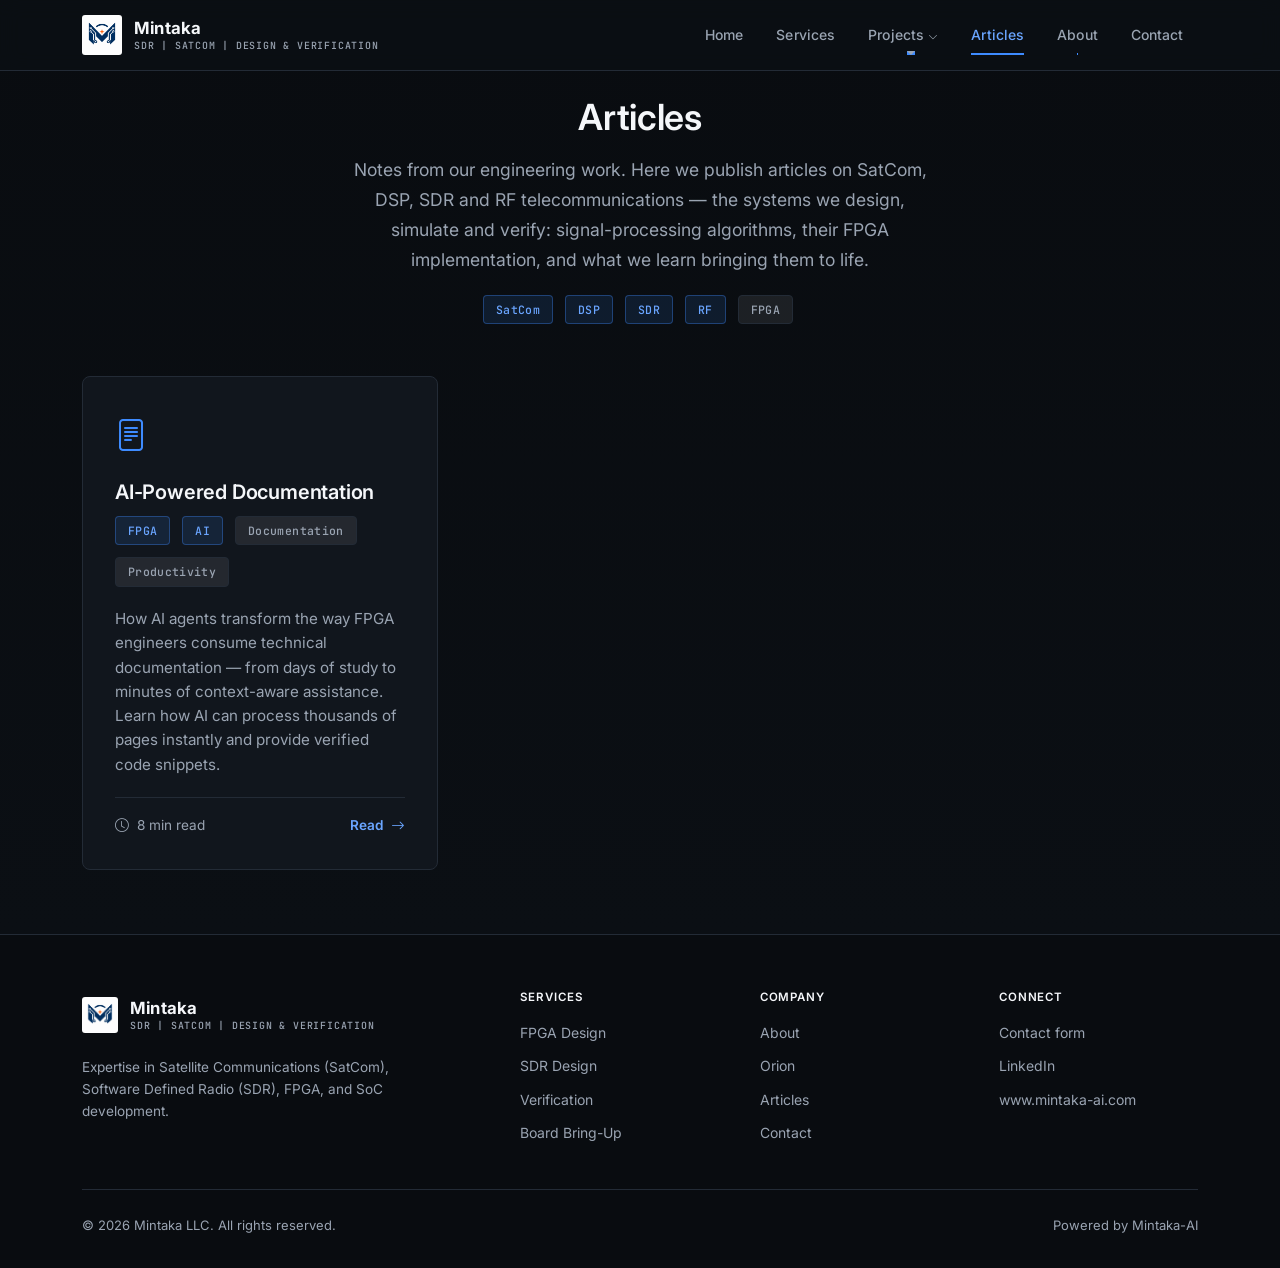
<file: articles.html>
<!DOCTYPE html>
<html lang="en">
<head>
  <meta charset="UTF-8" />
  <link rel="icon" type="image/png" href="assets/images/icon2.png" />
  <meta name="viewport" content="width=device-width, initial-scale=1.0" />
  <meta name="description" content="Articles on SatCom, DSP, SDR and RF telecommunications — signal processing, FPGA implementation and engineering practice from Mintaka LLC." />
  <title>Articles - Mintaka LLC</title>

  <!-- Google Fonts -->
  <link rel="preconnect" href="https://fonts.googleapis.com" />
  <link rel="preconnect" href="https://fonts.gstatic.com" crossorigin />
  <link href="https://fonts.googleapis.com/css2?family=Inter:wght@400;500;600;700&family=JetBrains+Mono:wght@400;500&display=swap" rel="stylesheet" />
  <!-- Bootstrap 5 CSS -->
  <link href="https://cdn.jsdelivr.net/npm/bootstrap@5.3.3/dist/css/bootstrap.min.css" rel="stylesheet" />
  <!-- Bootstrap Icons -->
  <link href="https://cdn.jsdelivr.net/npm/bootstrap-icons@1.11.3/font/bootstrap-icons.min.css" rel="stylesheet" />
  <!-- Custom styles -->
  <link href="css/style.css" rel="stylesheet" />

  <style>
    .articles-section {
      padding: 6rem 0 4rem;
      background: linear-gradient(180deg, var(--mint-bg-dark) 0%, var(--mint-bg) 100%);
      min-height: 100vh;
    }
    .articles-header {
      text-align: center;
      margin-bottom: 3rem;
    }
    .articles-title {
      font-family: var(--font-heading);
      font-size: 2.25rem;
      font-weight: 600;
      color: #f5f7fa;
      margin-bottom: 1rem;
    }
    .articles-subtitle {
      font-size: 1.1rem;
      color: var(--mint-text-muted);
      max-width: 600px;
      margin: 0 auto;
    }
    .article-card {
      background: var(--mint-bg-card);
      border: 1px solid var(--mint-border);
      border-radius: 8px;
      padding: 2rem;
      height: 100%;
      transition: all 0.2s ease;
    }
    .article-card:hover {
      border-color: var(--mint-border-strong);
      transform: translateY(-2px);
      box-shadow: var(--shadow-card-hover);
    }
    .article-card-icon {
      font-size: 2rem;
      color: var(--mint-primary);
      margin-bottom: 1rem;
    }
    .article-card-title {
      font-family: var(--font-heading);
      font-size: 1.25rem;
      font-weight: 600;
      color: #f5f7fa;
      margin-bottom: 0.75rem;
    }
    .article-card-excerpt {
      color: var(--mint-text-muted);
      font-size: 0.95rem;
      line-height: 1.6;
      margin-bottom: 1.25rem;
    }
    .article-card-meta {
      display: flex;
      justify-content: space-between;
      align-items: center;
      padding-top: 1rem;
      border-top: 1px solid var(--mint-border);
      font-size: 0.85rem;
      color: var(--mint-text-muted);
    }
    .article-card-link {
      color: var(--mint-accent);
      text-decoration: none;
      font-weight: 600;
      display: inline-flex;
      align-items: center;
      gap: 0.5rem;
      transition: gap 0.2s ease;
    }
    .article-card-link:hover {
      gap: 0.75rem;
    }
    .tag-group {
      display: flex;
      flex-wrap: wrap;
      gap: 0.5rem;
      margin-bottom: 1rem;
    }
    .tag-badge {
      display: inline-block;
      padding: 0.25rem 0.75rem;
      border-radius: 4px;
      font-family: var(--font-mono);
      font-size: 0.72rem;
      font-weight: 500;
      letter-spacing: 0.03em;
    }
    .tag-badge-primary {
      background: var(--mint-primary-soft);
      color: var(--mint-accent);
      border: 1px solid rgba(62,139,255,0.35);
    }
    .tag-badge-secondary {
      background: rgba(255,255,255,0.08);
      color: var(--mint-text-muted);
      border: 1px solid var(--mint-border);
    }
    .no-articles {
      text-align: center;
      padding: 4rem 2rem;
      color: var(--mint-text-muted);
    }
    .no-articles-icon {
      font-size: 3rem;
      color: var(--mint-border);
      margin-bottom: 1rem;
    }
    .topic-strip {
      display: flex;
      justify-content: center;
      flex-wrap: wrap;
      gap: 0.5rem;
      margin-top: 1.25rem;
    }
  </style>
</head>
<body>

  <!-- ===== NAVBAR ===== -->
  <nav class="navbar navbar-expand-lg fixed-top" aria-label="Main navigation">
    <div class="container">
      <a class="navbar-brand brand-lockup" href="index.html" aria-label="Mintaka LLC home">
        <span class="brand-copy">
          <span class="brand-name">Mintaka</span>
          <span class="brand-line">FPGA | Design | Verification</span>
        </span>
      </a>

      <button class="navbar-toggler" type="button"
              data-bs-toggle="collapse" data-bs-target="#mainNav"
              aria-controls="mainNav" aria-expanded="false" aria-label="Toggle navigation">
        <span class="navbar-toggler-icon"></span>
      </button>

      <div class="collapse navbar-collapse" id="mainNav">
        <ul class="navbar-nav ms-auto align-items-lg-center gap-lg-1">
          <li class="nav-item"><a class="nav-link" href="index.html">Home</a></li>
          <li class="nav-item"><a class="nav-link" href="services.html">Services</a></li>
          <li class="nav-item dropdown">
            <a class="nav-link dropdown-toggle" href="#" role="button" data-bs-toggle="dropdown" aria-expanded="false">Projects<i class="bi bi-chevron-down ms-1" aria-hidden="true"></i></a>
            <ul class="dropdown-menu">
              <li><a class="dropdown-item" href="orion.html">Orion</a></li>
            </ul>
          </li>
          <li class="nav-item"><a class="nav-link active" href="articles.html">Articles</a></li>
          <li class="nav-item"><a class="nav-link" href="about.html">About</a></li>
          <li class="nav-item"><a class="nav-link" href="contact.html">Contact</a></li>
        </ul>
      </div>
    </div>
  </nav>

  <!-- ===== ARTICLES SECTION ===== -->
  <section class="articles-section">
    <div class="container">

      <!-- Header -->
      <div class="articles-header reveal">
        <h1 class="articles-title">Articles</h1>
        <p class="articles-subtitle">
          Notes from our engineering work. Here we publish articles on SatCom, DSP, SDR
          and RF telecommunications — the systems we design, simulate and verify:
          signal-processing algorithms, their FPGA implementation, and what we learn
          bringing them to life.
        </p>
        <div class="topic-strip">
          <span class="tag-badge tag-badge-primary">SatCom</span>
          <span class="tag-badge tag-badge-primary">DSP</span>
          <span class="tag-badge tag-badge-primary">SDR</span>
          <span class="tag-badge tag-badge-primary">RF</span>
          <span class="tag-badge tag-badge-secondary">FPGA</span>
        </div>
      </div>

      <!-- Articles Grid -->
      <div class="row g-4">

        <!-- Article 1: AI-Powered Documentation -->
        <div class="col-md-6 col-lg-4 reveal">
          <div class="article-card">
            <div class="article-card-icon">
              <i class="bi bi-file-text"></i>
            </div>
            <h3 class="article-card-title">AI-Powered Documentation</h3>
            <div class="tag-group">
              <span class="tag-badge tag-badge-primary">FPGA</span>
              <span class="tag-badge tag-badge-primary">AI</span>
              <span class="tag-badge tag-badge-secondary">Documentation</span>
              <span class="tag-badge tag-badge-secondary">Productivity</span>
            </div>
            <p class="article-card-excerpt">
              How AI agents transform the way FPGA engineers consume technical documentation — 
              from days of study to minutes of context-aware assistance. Learn how AI can process 
              thousands of pages instantly and provide verified code snippets.
            </p>
            <div class="article-card-meta">
              <span><i class="bi bi-clock me-1"></i> 8 min read</span>
              <a href="articles/06202026/ai-documentation.html" class="article-card-link">
                Read <i class="bi bi-arrow-right"></i>
              </a>
            </div>
          </div>
        </div>

      </div>

    </div>
  </section>

  <!-- ===== FOOTER ===== -->
  <footer class="site-footer"></footer>

  <!-- Bootstrap 5 JS Bundle -->
  <script src="https://cdn.jsdelivr.net/npm/bootstrap@5.3.3/dist/js/bootstrap.bundle.min.js"></script>
  <script src="js/layout.js"></script>
  <script src="js/main.js"></script>
</body>
</html>
</file>
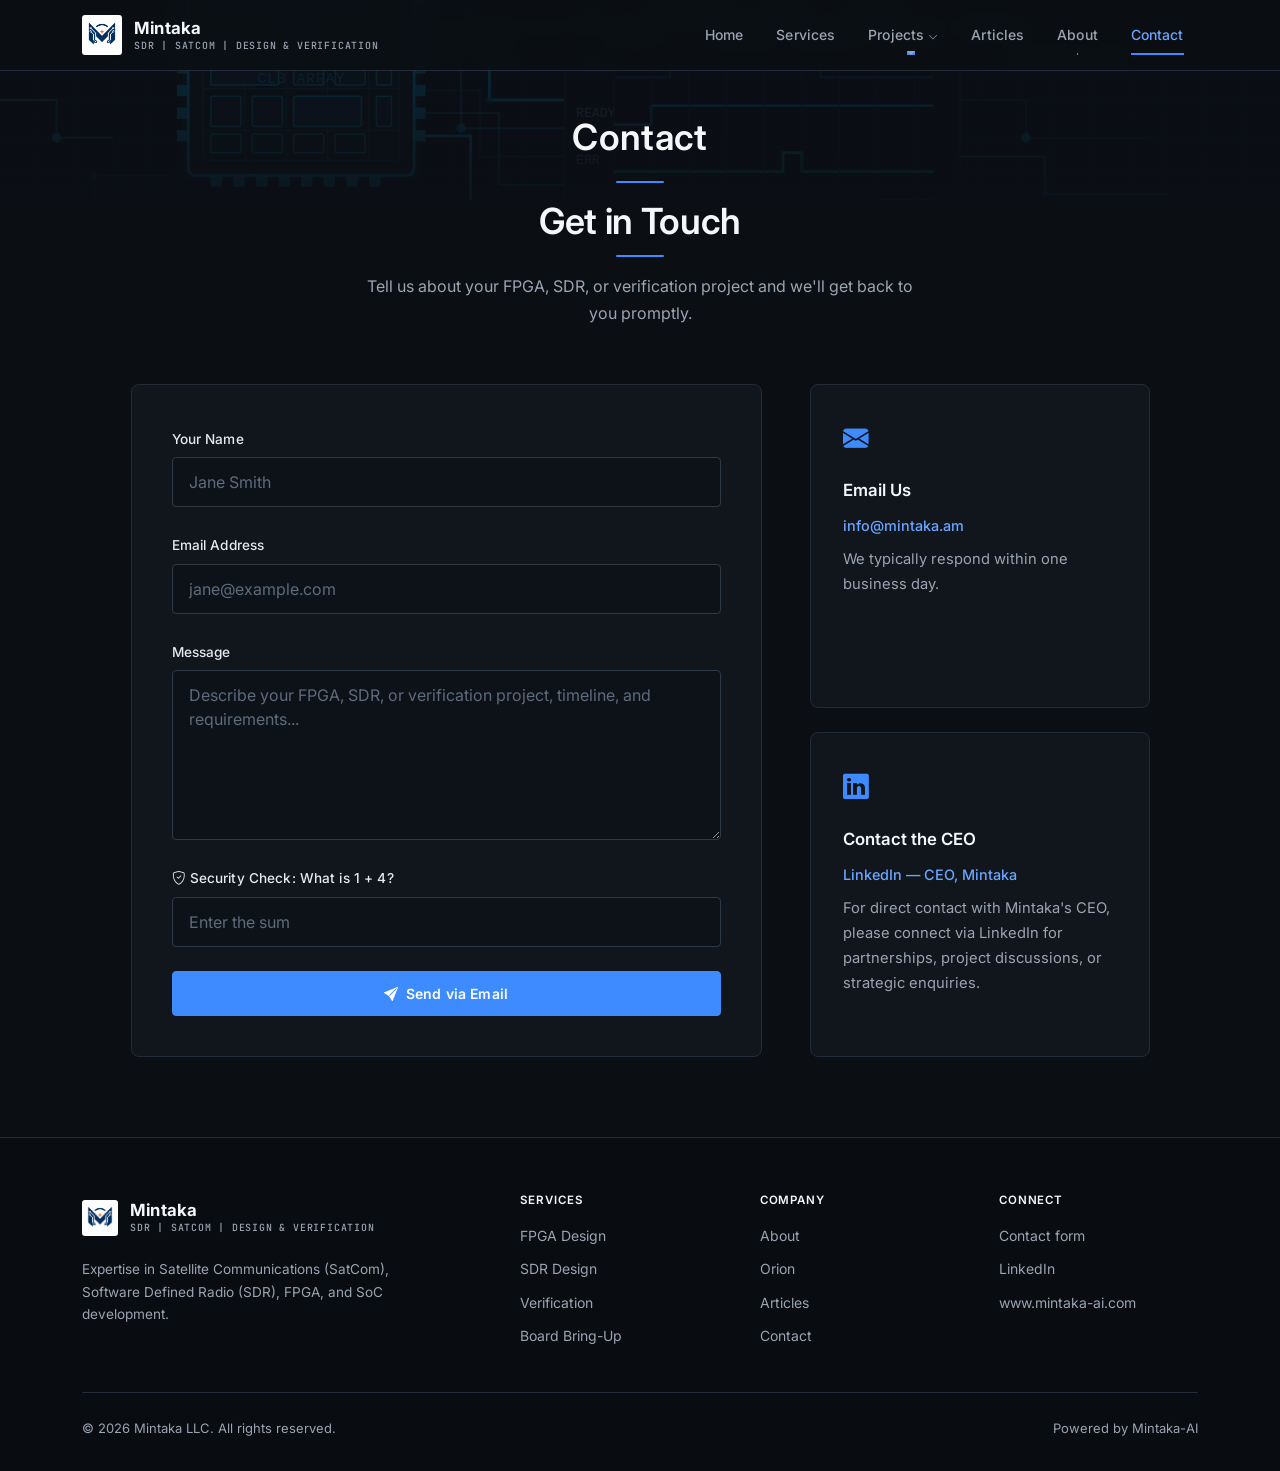
<file: contact.html>
<!DOCTYPE html>
<html lang="en">
<head>
  <meta charset="UTF-8" />
  <link rel="icon" type="image/png" href="assets/images/icon2.png" />
  <meta name="viewport" content="width=device-width, initial-scale=1.0" />
  <meta name="description" content="Contact Mintaka LLC for FPGA design, SDR design, and verification engineering services." />
  <title>Contact - Mintaka LLC</title>

  <!-- Google Fonts -->
  <link rel="preconnect" href="https://fonts.googleapis.com" />
  <link rel="preconnect" href="https://fonts.gstatic.com" crossorigin />
  <link href="https://fonts.googleapis.com/css2?family=Inter:wght@400;500;600;700&family=JetBrains+Mono:wght@400;500&display=swap" rel="stylesheet" />
  <!-- Bootstrap 5 CSS -->
  <link href="https://cdn.jsdelivr.net/npm/bootstrap@5.3.3/dist/css/bootstrap.min.css" rel="stylesheet" />
  <!-- Bootstrap Icons -->
  <link href="https://cdn.jsdelivr.net/npm/bootstrap-icons@1.11.3/font/bootstrap-icons.min.css" rel="stylesheet" />
  <!-- Custom styles -->
  <link href="css/style.css" rel="stylesheet" />
</head>
<body>

  <!-- ===== NAVBAR ===== -->
  <nav class="navbar navbar-expand-lg fixed-top" aria-label="Main navigation">
    <div class="container">
      <a class="navbar-brand brand-lockup" href="index.html" aria-label="Mintaka LLC home">
        <span class="brand-copy">
          <span class="brand-name">Mintaka</span>
          <span class="brand-line">FPGA | Design | Verification</span>
        </span>
      </a>

      <button class="navbar-toggler" type="button"
              data-bs-toggle="collapse" data-bs-target="#mainNav"
              aria-controls="mainNav" aria-expanded="false" aria-label="Toggle navigation">
        <span class="navbar-toggler-icon"></span>
      </button>

      <div class="collapse navbar-collapse" id="mainNav">
        <ul class="navbar-nav ms-auto align-items-lg-center gap-lg-1">
          <li class="nav-item"><a class="nav-link" href="index.html">Home</a></li>
          <li class="nav-item"><a class="nav-link" href="services.html">Services</a></li>
          <li class="nav-item dropdown">
            <a class="nav-link dropdown-toggle" href="#" role="button" data-bs-toggle="dropdown" aria-expanded="false">Projects<i class="bi bi-chevron-down ms-1" aria-hidden="true"></i></a>
            <ul class="dropdown-menu">
              <li><a class="dropdown-item" href="orion.html">Orion</a></li>
            </ul>
          </li>
          <li class="nav-item"><a class="nav-link" href="articles.html">Articles</a></li>
          <li class="nav-item"><a class="nav-link" href="about.html">About</a></li>
          <li class="nav-item"><a class="nav-link active" href="contact.html">Contact</a></li>
        </ul>
      </div>
    </div>
  </nav>

  <!-- ===== CONTACT SECTION ===== -->
  <section class="contact-section">

    <!-- Banner strip -->
    <div class="page-banner-strip" aria-hidden="true">
      <img src="assets/images/banner.svg" alt="" class="page-banner-strip-img" />
      <div class="page-banner-strip-overlay"></div>
      <div class="page-banner-strip-title">Contact</div>
    </div>

    <div class="container">

      <div class="section-header reveal">
        <h2>Get in Touch</h2>
        <div class="section-divider"></div>
        <p>Tell us about your FPGA, SDR, or verification project and we'll get back to you promptly.</p>
      </div>

      <div class="row justify-content-center g-5">

        <!-- FORM COLUMN -->
        <div class="col-lg-7 reveal">
          <div class="contact-form-wrapper">

            <!-- Success alert (hidden by default) -->
            <div id="formSuccess" class="alert alert-success alert-dismissible fade show d-none mb-4" role="alert">
              <i class="bi bi-check-circle-fill me-2"></i>
              <strong>Email draft opened.</strong> Please review the message in your email app and press Send.
              <button type="button" class="btn-close" data-bs-dismiss="alert" aria-label="Close"></button>
            </div>

            <form id="contactForm" novalidate>

              <!-- Honeypot: invisible to humans, bots will fill it -->
              <div class="hp-field" aria-hidden="true" style="position:absolute;left:-9999px;opacity:0;height:0;width:0;overflow:hidden;">
                <label for="website">Website</label>
                <input type="text" id="website" name="website" tabindex="-1" autocomplete="off" />
              </div>

              <!-- Name -->
              <div class="mb-4">
                <label for="name" class="form-label">Your Name</label>
                <input
                  type="text"
                  class="form-control"
                  id="name"
                  name="name"
                  placeholder="Jane Smith"
                  autocomplete="name"
                  required
                />
                <div class="invalid-feedback">Please enter your name.</div>
              </div>

              <!-- Email -->
              <div class="mb-4">
                <label for="email" class="form-label">Email Address</label>
                <input
                  type="email"
                  class="form-control"
                  id="email"
                  name="email"
                  placeholder="jane@example.com"
                  autocomplete="email"
                  required
                />
                <div class="invalid-feedback">Please enter a valid email address.</div>
              </div>

              <!-- Message -->
              <div class="mb-4">
                <label for="message" class="form-label">Message</label>
                <textarea
                  class="form-control"
                  id="message"
                  name="message"
                  rows="6"
                  placeholder="Describe your FPGA, SDR, or verification project, timeline, and requirements..."
                  required
                ></textarea>
                <div class="invalid-feedback">Please enter your message.</div>
              </div>

              <!-- Math CAPTCHA -->
              <div class="mb-4">
                <label for="captcha" class="form-label">
                  <i class="bi bi-shield-check me-1"></i>Security Check: What is <span id="captchaNum1"></span> + <span id="captchaNum2"></span>?
                </label>
                <input
                  type="number"
                  class="form-control"
                  id="captcha"
                  name="captcha"
                  placeholder="Enter the sum"
                  autocomplete="off"
                  required
                />
                <div class="invalid-feedback">Incorrect answer. Please try again.</div>
              </div>

              <button type="submit" class="btn btn-primary w-100" id="submitBtn">
                <i class="bi bi-send-fill me-2"></i>Send via Email
              </button>

            </form>
          </div>
        </div>

        <!-- INFO COLUMN -->
        <div class="col-lg-4 reveal">
          <div class="h-100 d-flex flex-column gap-4">

            <div class="mint-card">
              <div class="card-body">
                <i class="bi bi-envelope-fill card-icon" style="font-size:1.6rem;"></i>
                <h6 class="card-title">Email Us</h6>
                <a id="contactEmailLink" href="#" class="contact-email">
                  <!-- Rendered by JS to prevent bot scraping -->
                  <span id="contactEmailText"></span>
                </a>
                <p class="card-text mt-2">We typically respond within one business day.</p>
              </div>
            </div>


            <div class="mint-card">
              <div class="card-body">
                <i class="bi bi-linkedin card-icon" style="font-size:1.6rem;"></i>
                <h6 class="card-title">Contact the CEO</h6>
                <a href="https://www.linkedin.com/in/alla-vardumyan-1442bb128/" target="_blank" rel="noopener" class="contact-email">
                  LinkedIn — CEO, Mintaka
                </a>
                <p class="card-text mt-2">For direct contact with Mintaka's CEO, please connect via LinkedIn for partnerships, project discussions, or strategic enquiries.</p>
              </div>
            </div>

          </div>
        </div>

      </div><!-- /row -->
    </div>
  </section>

  <!-- ===== FOOTER ===== -->
  <footer class="site-footer"></footer>

  <!-- Bootstrap 5 JS Bundle -->
  <script src="https://cdn.jsdelivr.net/npm/bootstrap@5.3.3/dist/js/bootstrap.bundle.min.js"></script>
  <script src="js/layout.js"></script>
  <script src="js/main.js"></script>
</body>
</html>
</file>
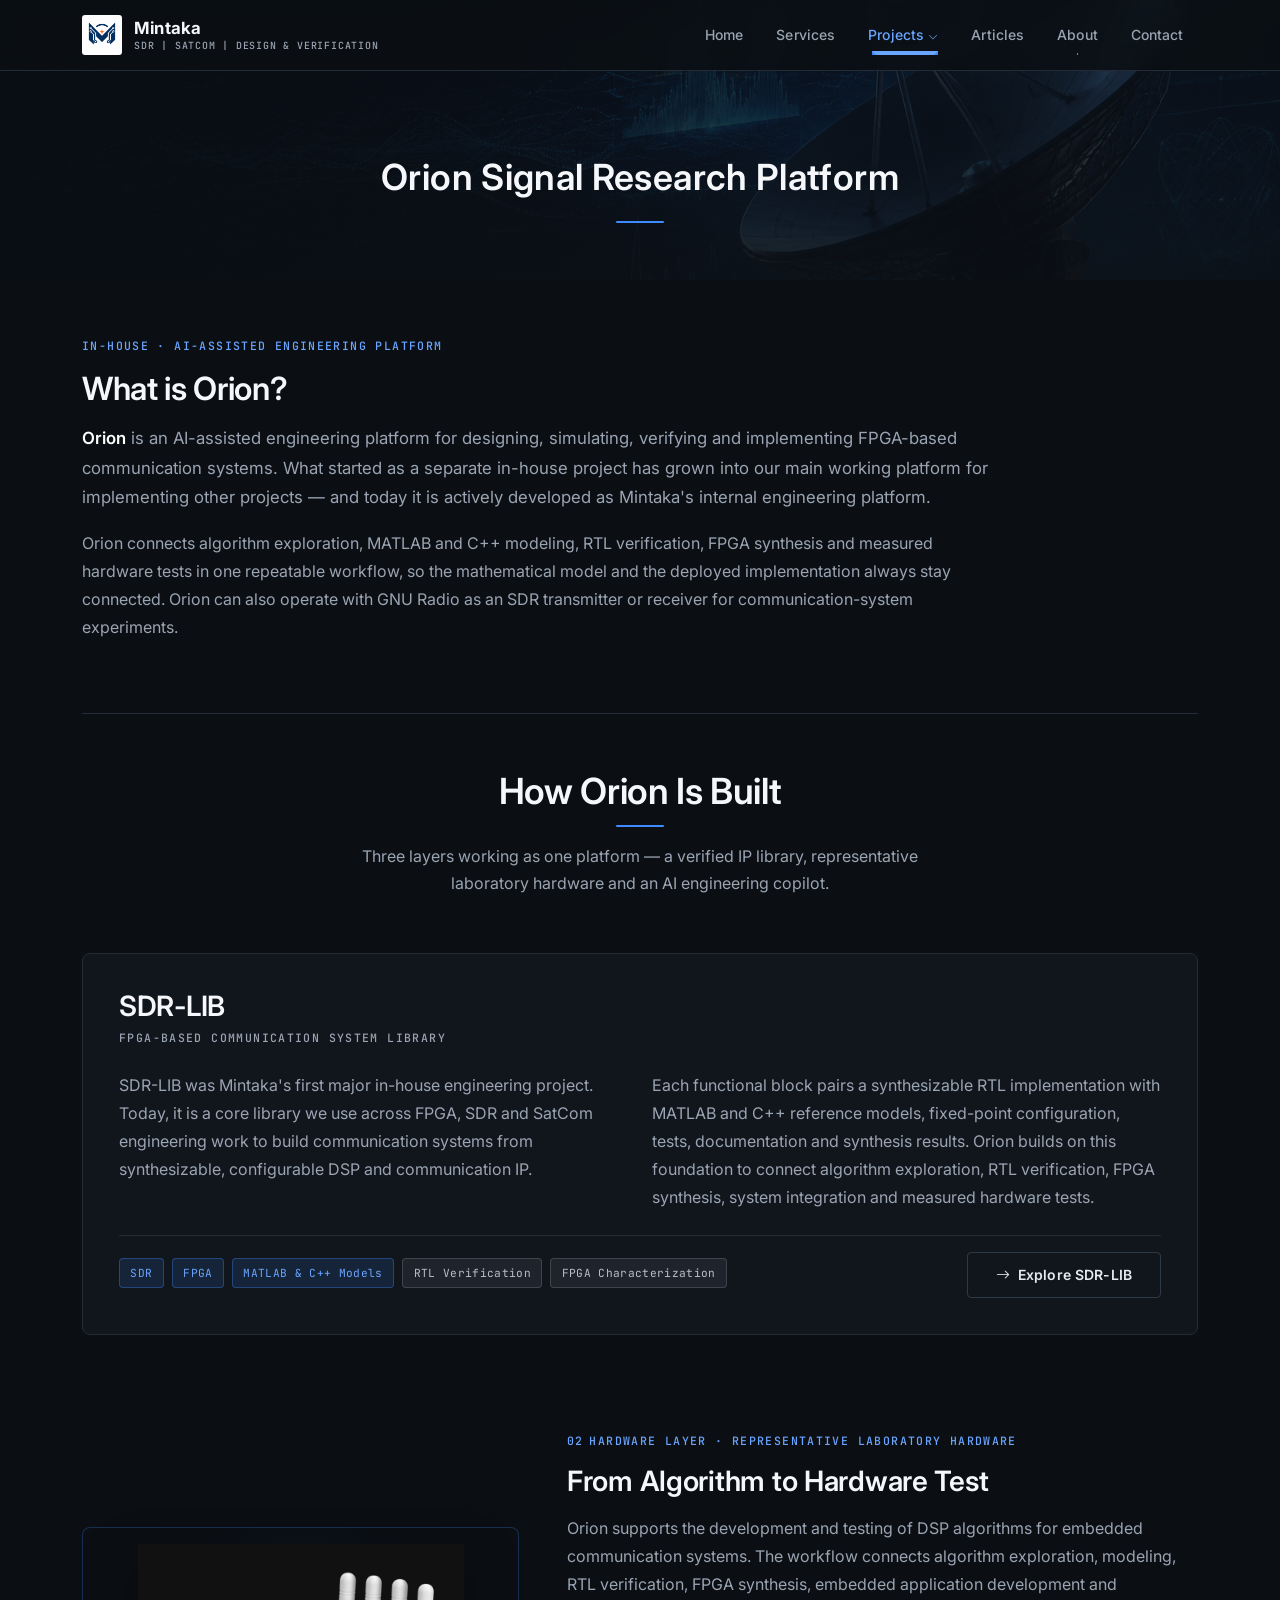
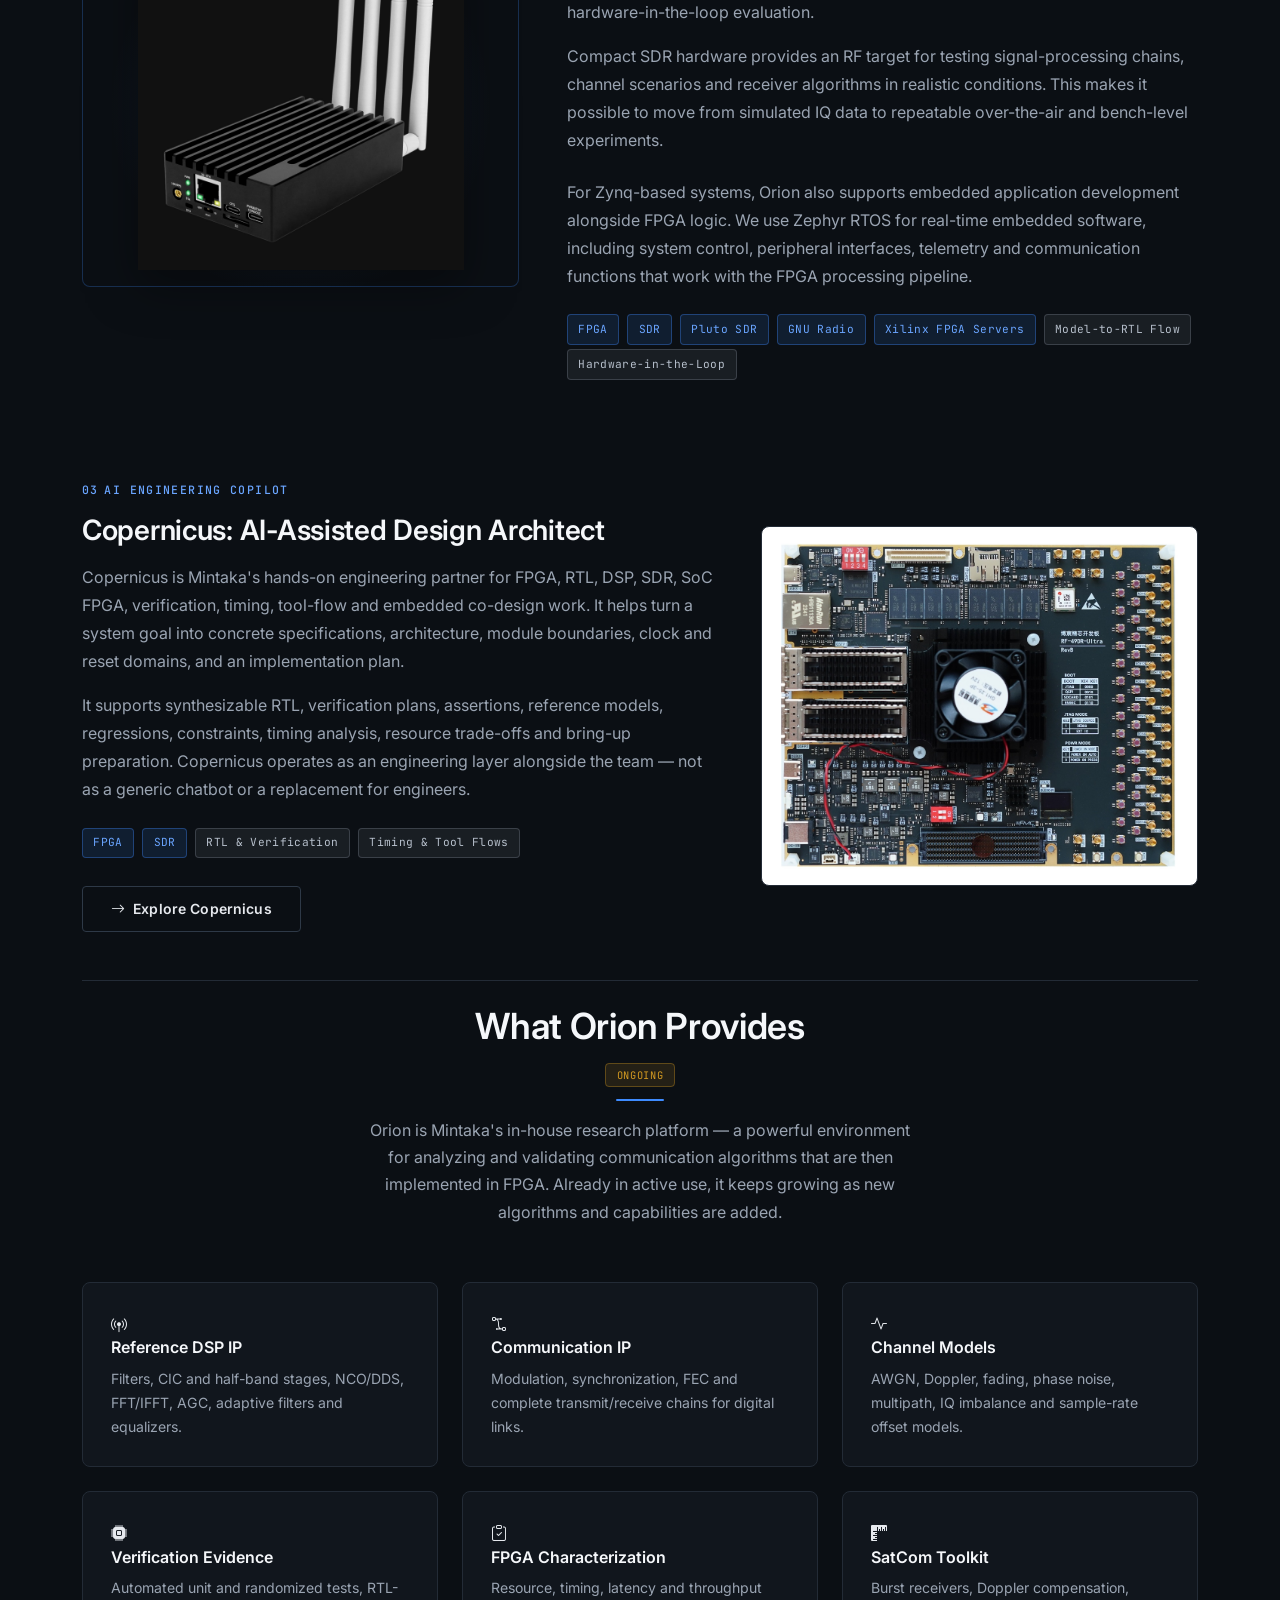
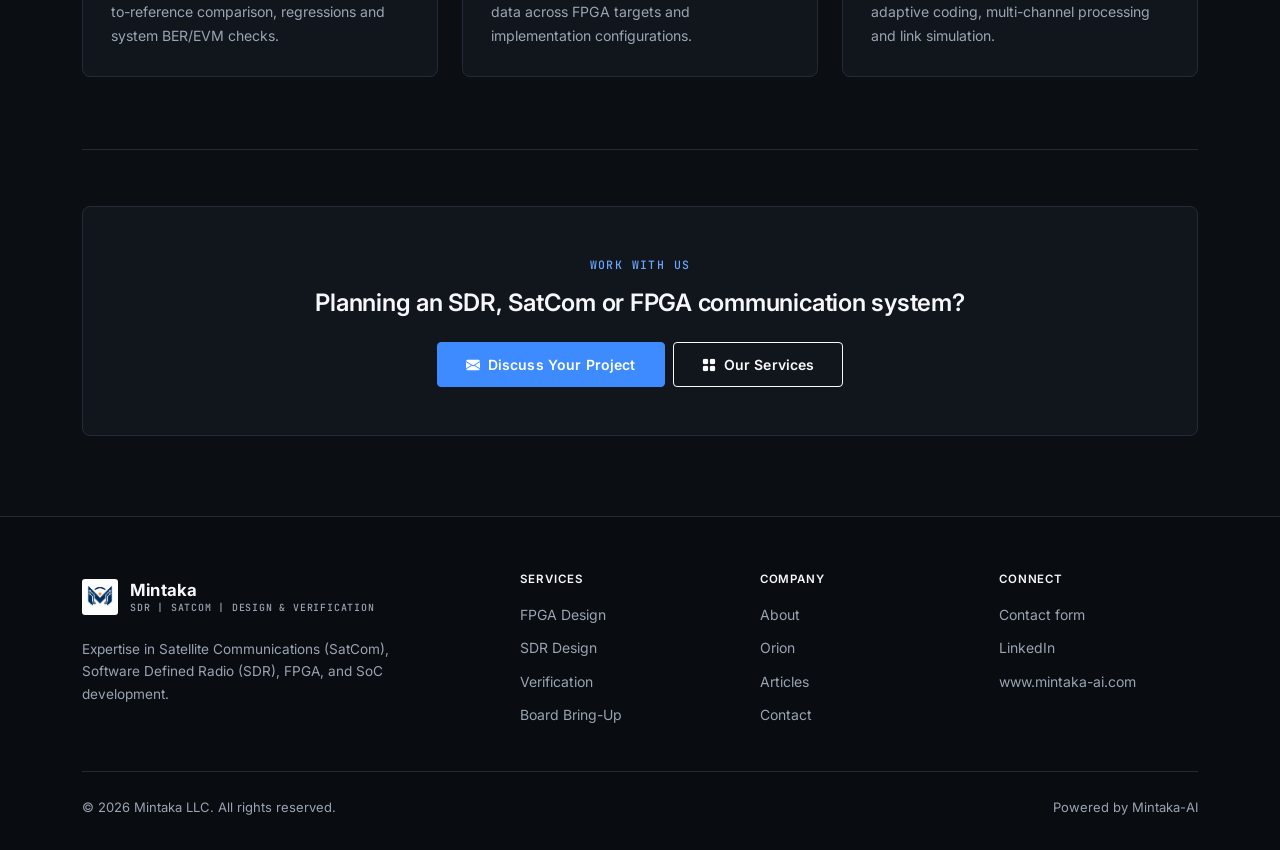
<file: orion.html>
<!DOCTYPE html>
<html lang="en">
<head>
  <meta charset="UTF-8" />
  <link rel="icon" type="image/png" href="assets/images/icon2.png" />
  <meta name="viewport" content="width=device-width, initial-scale=1.0" />
  <meta name="description" content="Mintaka Orion Signal Research Platform: SDR-LIB and reusable components for building FPGA-based communication systems." />
  <title>Orion Signal Research Platform | Mintaka LLC</title>

  <!-- Google Fonts -->
  <link rel="preconnect" href="https://fonts.googleapis.com" />
  <link rel="preconnect" href="https://fonts.gstatic.com" crossorigin />
  <link href="https://fonts.googleapis.com/css2?family=Inter:wght@400;500;600;700&family=JetBrains+Mono:wght@400;500&display=swap" rel="stylesheet" />
  <!-- Bootstrap 5 CSS -->
  <link href="https://cdn.jsdelivr.net/npm/bootstrap@5.3.3/dist/css/bootstrap.min.css" rel="stylesheet" />
  <!-- Bootstrap Icons -->
  <link href="https://cdn.jsdelivr.net/npm/bootstrap-icons@1.11.3/font/bootstrap-icons.min.css" rel="stylesheet" />
  <!-- Custom styles -->
  <link href="css/style.css" rel="stylesheet" />
</head>
<body>

  <!-- ===== NAVBAR ===== -->
  <nav class="navbar navbar-expand-lg fixed-top" aria-label="Main navigation">
    <div class="container">
      <a class="navbar-brand brand-lockup" href="index.html" aria-label="Mintaka LLC home">
        <span class="brand-copy">
          <span class="brand-name">Mintaka</span>
          <span class="brand-line">SDR | SatCom | Design &amp; Verification</span>
        </span>
      </a>

      <button class="navbar-toggler" type="button"
              data-bs-toggle="collapse" data-bs-target="#mainNav"
              aria-controls="mainNav" aria-expanded="false" aria-label="Toggle navigation">
        <span class="navbar-toggler-icon"></span>
      </button>

      <div class="collapse navbar-collapse" id="mainNav">
        <ul class="navbar-nav ms-auto align-items-lg-center gap-lg-1">
          <li class="nav-item"><a class="nav-link" href="index.html">Home</a></li>
          <li class="nav-item"><a class="nav-link" href="services.html">Services</a></li>
          <li class="nav-item dropdown">
            <a class="nav-link dropdown-toggle active" href="#" role="button" data-bs-toggle="dropdown" aria-expanded="false">Projects<i class="bi bi-chevron-down ms-1" aria-hidden="true"></i></a>
            <ul class="dropdown-menu">
              <li><a class="dropdown-item active" href="orion.html">Orion</a></li>
            </ul>
          </li>
          <li class="nav-item"><a class="nav-link" href="articles.html">Articles</a></li>
          <li class="nav-item"><a class="nav-link" href="about.html">About</a></li>
          <li class="nav-item"><a class="nav-link" href="contact.html">Contact</a></li>
        </ul>
      </div>
    </div>
  </nav>

  <!-- ===== ORION SIGNAL RESEARCH PLATFORM ===== -->
  <section class="projects-section">

    <!-- Banner strip -->
    <div class="page-banner-strip orion-platform-banner" aria-hidden="true">
      <img src="assets/images/orin-signal.png" alt="" class="page-banner-strip-img" />
      <div class="page-banner-strip-overlay"></div>
      <div class="page-banner-strip-title">Orion Signal Research Platform</div>
    </div>

    <div class="container">

      <!-- Overview: what is Orion -->
      <div class="row g-5 align-items-center orion-overview reveal">
        <div class="col-lg-10">
          <p class="orion-eyebrow">In-house &middot; AI-assisted engineering platform</p>
          <h2 class="orion-heading">What is Orion?</h2>
          <p class="orion-lead">
            <strong class="text-white">Orion</strong> is an AI-assisted engineering platform for designing, simulating,
            verifying and implementing FPGA-based communication systems. What started as a separate in-house project
            has grown into our main working platform for implementing other projects &mdash; and today it is actively
            developed as Mintaka's internal engineering platform.
          </p>
          <p class="orion-text mb-0">
            Orion connects algorithm exploration, MATLAB and C++ modeling, RTL verification, FPGA synthesis and measured
            hardware tests in one repeatable workflow, so the mathematical model and the deployed implementation
            always stay connected. Orion can also operate with GNU Radio as an SDR transmitter or receiver for
            communication-system experiments.
          </p>
        </div>
      </div>

      <!-- How Orion is built -->
      <div class="orion-block">
        <div class="section-header reveal">
          <h2>How Orion Is Built</h2>
          <div class="section-divider"></div>
          <p>Three layers working as one platform &mdash; a verified IP library, representative laboratory hardware and an AI engineering copilot.</p>
        </div>

        <!-- 01 · Core library: SDR-LIB -->
        <div class="orion-feature-panel reveal">
          <h3 class="orion-heading mb-1">SDR-LIB</h3>
          <p class="orion-eyebrow text-muted-mint mb-4">FPGA-based communication system library</p>
          <div class="row g-4">
            <div class="col-lg-6">
              <p class="orion-text mb-0">
                SDR-LIB was Mintaka's first major in-house engineering project. Today, it is a core library we use
                across FPGA, SDR and SatCom engineering work to build communication systems from synthesizable,
                configurable DSP and communication IP.
              </p>
            </div>
            <div class="col-lg-6">
              <p class="orion-text mb-0">
                Each functional block pairs a synthesizable RTL implementation with MATLAB and C++ reference models,
                fixed-point configuration, tests, documentation and synthesis results. Orion builds on this
                foundation to connect algorithm exploration, RTL verification, FPGA synthesis, system integration
                and measured hardware tests.
              </p>
            </div>
          </div>
          <div class="d-flex flex-wrap align-items-center justify-content-between gap-3 mt-4 pt-3" style="border-top:1px solid var(--mint-border);">
            <div>
              <span class="tag-badge tag-primary">SDR</span>
              <span class="tag-badge tag-primary">FPGA</span>
              <span class="tag-badge tag-primary">MATLAB &amp; C++ Models</span>
              <span class="tag-badge tag-secondary">RTL Verification</span>
              <span class="tag-badge tag-secondary">FPGA Characterization</span>
            </div>
            <a href="sdr-lib.html" class="btn btn-ghost btn-sm flex-shrink-0">
              <i class="bi bi-arrow-right me-2"></i>Explore SDR-LIB
            </a>
          </div>
        </div>

        <!-- 02 · Hardware layer -->
        <div class="row align-items-center g-5 mt-5 reveal">
          <div class="col-lg-5">
            <img src="assets/images/gnu_radio_sdr.png" alt="Compact SDR hardware platform with RF interfaces" class="orion-hardware-image orion-hardware-image-cutout" />
          </div>
          <div class="col-lg-7">
            <p class="orion-eyebrow"><span class="orion-step-num">02</span>Hardware Layer &middot; Representative Laboratory Hardware</p>
            <h3 class="orion-heading">From Algorithm to Hardware Test</h3>
            <p class="orion-text">
              Orion supports the development and testing of DSP algorithms for embedded communication systems.
              The workflow connects algorithm exploration, modeling, RTL verification, FPGA synthesis, embedded
              application development and hardware-in-the-loop evaluation.
            </p>
            <p class="orion-text mb-4">
              Compact SDR hardware provides an RF target for testing signal-processing chains, channel scenarios
              and receiver algorithms in realistic conditions. This makes it possible to move from simulated IQ
              data to repeatable over-the-air and bench-level experiments.
            </p>
            <p class="orion-text mb-4">
              For Zynq-based systems, Orion also supports embedded application development alongside FPGA logic.
              We use Zephyr RTOS for real-time embedded software, including system control, peripheral interfaces,
              telemetry and communication functions that work with the FPGA processing pipeline.
            </p>
            <div>
              <span class="tag-badge tag-primary">FPGA</span>
              <span class="tag-badge tag-primary">SDR</span>
              <span class="tag-badge tag-primary">Pluto SDR</span>
              <span class="tag-badge tag-primary">GNU Radio</span>
              <span class="tag-badge tag-primary">Xilinx FPGA Servers</span>
              <span class="tag-badge tag-secondary">Model-to-RTL Flow</span>
              <span class="tag-badge tag-secondary">Hardware-in-the-Loop</span>
            </div>
          </div>
        </div>

        <!-- 03 · AI engineering copilot -->
        <div class="row align-items-center g-5 mt-5 flex-lg-row-reverse reveal">
          <div class="col-lg-5">
            <img src="assets/images/fpga_platfomr2_1.png" alt="Representative multi-channel FPGA SDR laboratory hardware with RF interfaces" class="orion-hardware-image" />
          </div>
          <div class="col-lg-7">
            <p class="orion-eyebrow"><span class="orion-step-num">03</span>AI Engineering Copilot</p>
            <h3 class="orion-heading">Copernicus: AI-Assisted Design Architect</h3>
            <p class="orion-text">
              Copernicus is Mintaka's hands-on engineering partner for FPGA, RTL, DSP, SDR, SoC FPGA,
              verification, timing, tool-flow and embedded co-design work. It helps turn a system goal into
              concrete specifications, architecture, module boundaries, clock and reset domains, and an
              implementation plan.
            </p>
            <p class="orion-text mb-4">
              It supports synthesizable RTL, verification plans, assertions, reference models, regressions,
              constraints, timing analysis, resource trade-offs and bring-up preparation. Copernicus operates
              as an engineering layer alongside the team &mdash; not as a generic chatbot or a replacement for
              engineers.
            </p>
            <div>
              <span class="tag-badge tag-primary">FPGA</span>
              <span class="tag-badge tag-primary">SDR</span>
              <span class="tag-badge tag-secondary">RTL &amp; Verification</span>
              <span class="tag-badge tag-secondary">Timing &amp; Tool Flows</span>
            </div>
            <a href="https://mintaka-ai.com/copernicus.html" class="btn btn-ghost btn-sm mt-4">
              <i class="bi bi-arrow-right me-2"></i>Explore Copernicus
            </a>
          </div>
        </div>

      </div><!-- /orion-block: How Orion is built -->

      <div class="section-header reveal mt-5 pt-4" style="border-top:1px solid var(--mint-border);">
        <h2>What Orion Provides</h2>
        <div class="mb-2">
          <span class="status-badge status-ongoing">Ongoing</span>
        </div>
        <div class="section-divider"></div>
        <p>Orion is Mintaka's in-house research platform &mdash; a powerful environment for analyzing and validating communication algorithms that are then implemented in FPGA. Already in active use, it keeps growing as new algorithms and capabilities are added.</p>
      </div>

      <div class="row row-cols-1 row-cols-md-2 row-cols-lg-3 g-4">
        <div class="col reveal">
          <div class="project-card"><div class="card-body">
            <i class="bi bi-broadcast-pin card-icon"></i>
            <h5 class="card-title">Reference DSP IP</h5>
            <p class="card-text mb-0">Filters, CIC and half-band stages, NCO/DDS, FFT/IFFT, AGC, adaptive filters and equalizers.</p>
          </div></div>
        </div>
        <div class="col reveal">
          <div class="project-card"><div class="card-body">
            <i class="bi bi-bezier2 card-icon"></i>
            <h5 class="card-title">Communication IP</h5>
            <p class="card-text mb-0">Modulation, synchronization, FEC and complete transmit/receive chains for digital links.</p>
          </div></div>
        </div>
        <div class="col reveal">
          <div class="project-card"><div class="card-body">
            <i class="bi bi-activity card-icon"></i>
            <h5 class="card-title">Channel Models</h5>
            <p class="card-text mb-0">AWGN, Doppler, fading, phase noise, multipath, IQ imbalance and sample-rate offset models.</p>
          </div></div>
        </div>
        <div class="col reveal">
          <div class="project-card"><div class="card-body">
            <i class="bi bi-cpu-fill card-icon"></i>
            <h5 class="card-title">Verification Evidence</h5>
            <p class="card-text mb-0">Automated unit and randomized tests, RTL-to-reference comparison, regressions and system BER/EVM checks.</p>
          </div></div>
        </div>
        <div class="col reveal">
          <div class="project-card"><div class="card-body">
            <i class="bi bi-clipboard-check card-icon"></i>
            <h5 class="card-title">FPGA Characterization</h5>
            <p class="card-text mb-0">Resource, timing, latency and throughput data across FPGA targets and implementation configurations.</p>
          </div></div>
        </div>
        <div class="col reveal">
          <div class="project-card"><div class="card-body">
            <i class="bi bi-rulers card-icon"></i>
            <h5 class="card-title">SatCom Toolkit</h5>
            <p class="card-text mb-0">Burst receivers, Doppler compensation, adaptive coding, multi-channel processing and link simulation.</p>
          </div></div>
        </div>
      </div>

      <!-- CTA -->
      <div class="orion-block">
        <div class="orion-cta reveal">
          <p class="orion-eyebrow">Work with us</p>
          <h3 class="orion-heading h4 mb-4">Planning an SDR, SatCom or FPGA communication system?</h3>
          <div class="d-flex flex-wrap justify-content-center gap-2">
            <a href="contact.html" class="btn btn-primary">
              <i class="bi bi-envelope-fill me-2"></i>Discuss Your Project
            </a>
            <a href="services.html" class="btn btn-outline-light">
              <i class="bi bi-grid-fill me-2"></i>Our Services
            </a>
          </div>
        </div>
      </div>

    </div>
  </section>

  <!-- ===== FOOTER ===== -->
  <footer class="site-footer"></footer>

  <!-- Bootstrap 5 JS Bundle -->
  <script src="https://cdn.jsdelivr.net/npm/bootstrap@5.3.3/dist/js/bootstrap.bundle.min.js"></script>
  <script src="js/layout.js"></script>
  <script src="js/main.js"></script>
</body>
</html>
</file>
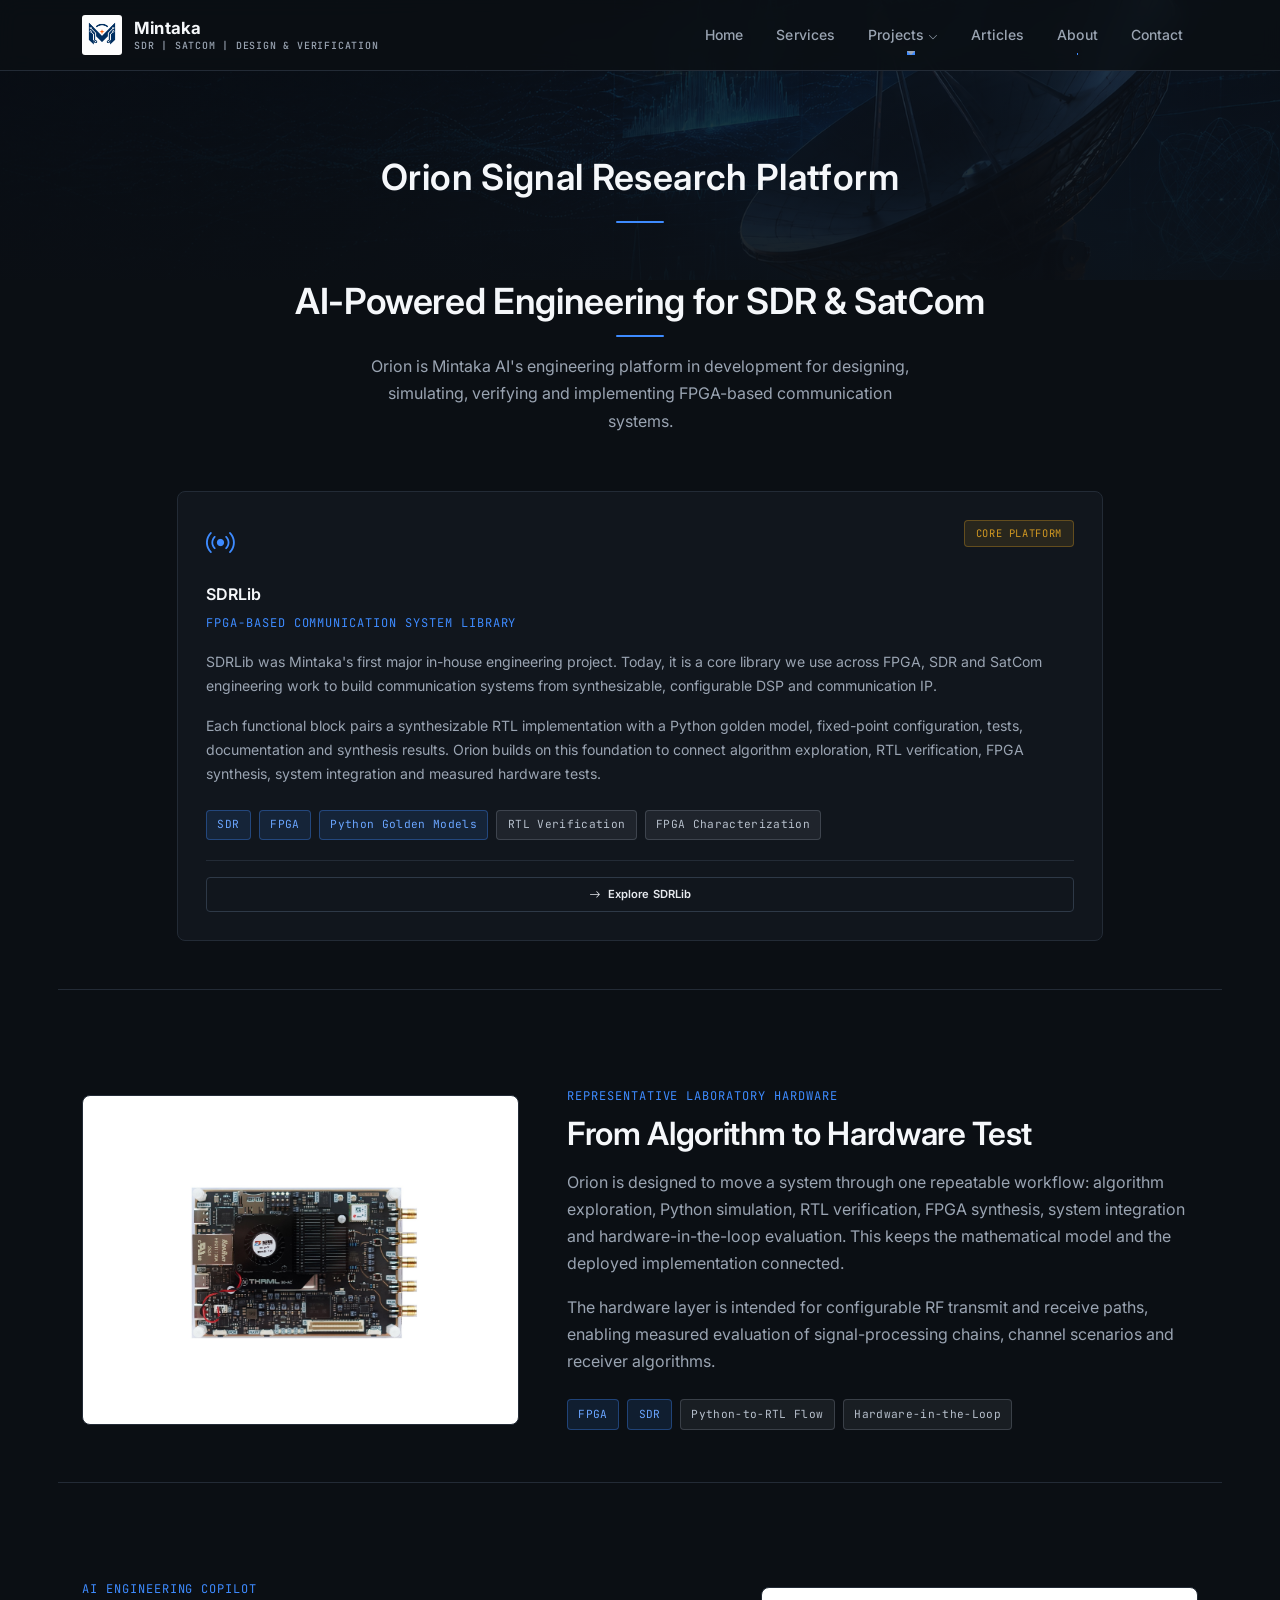
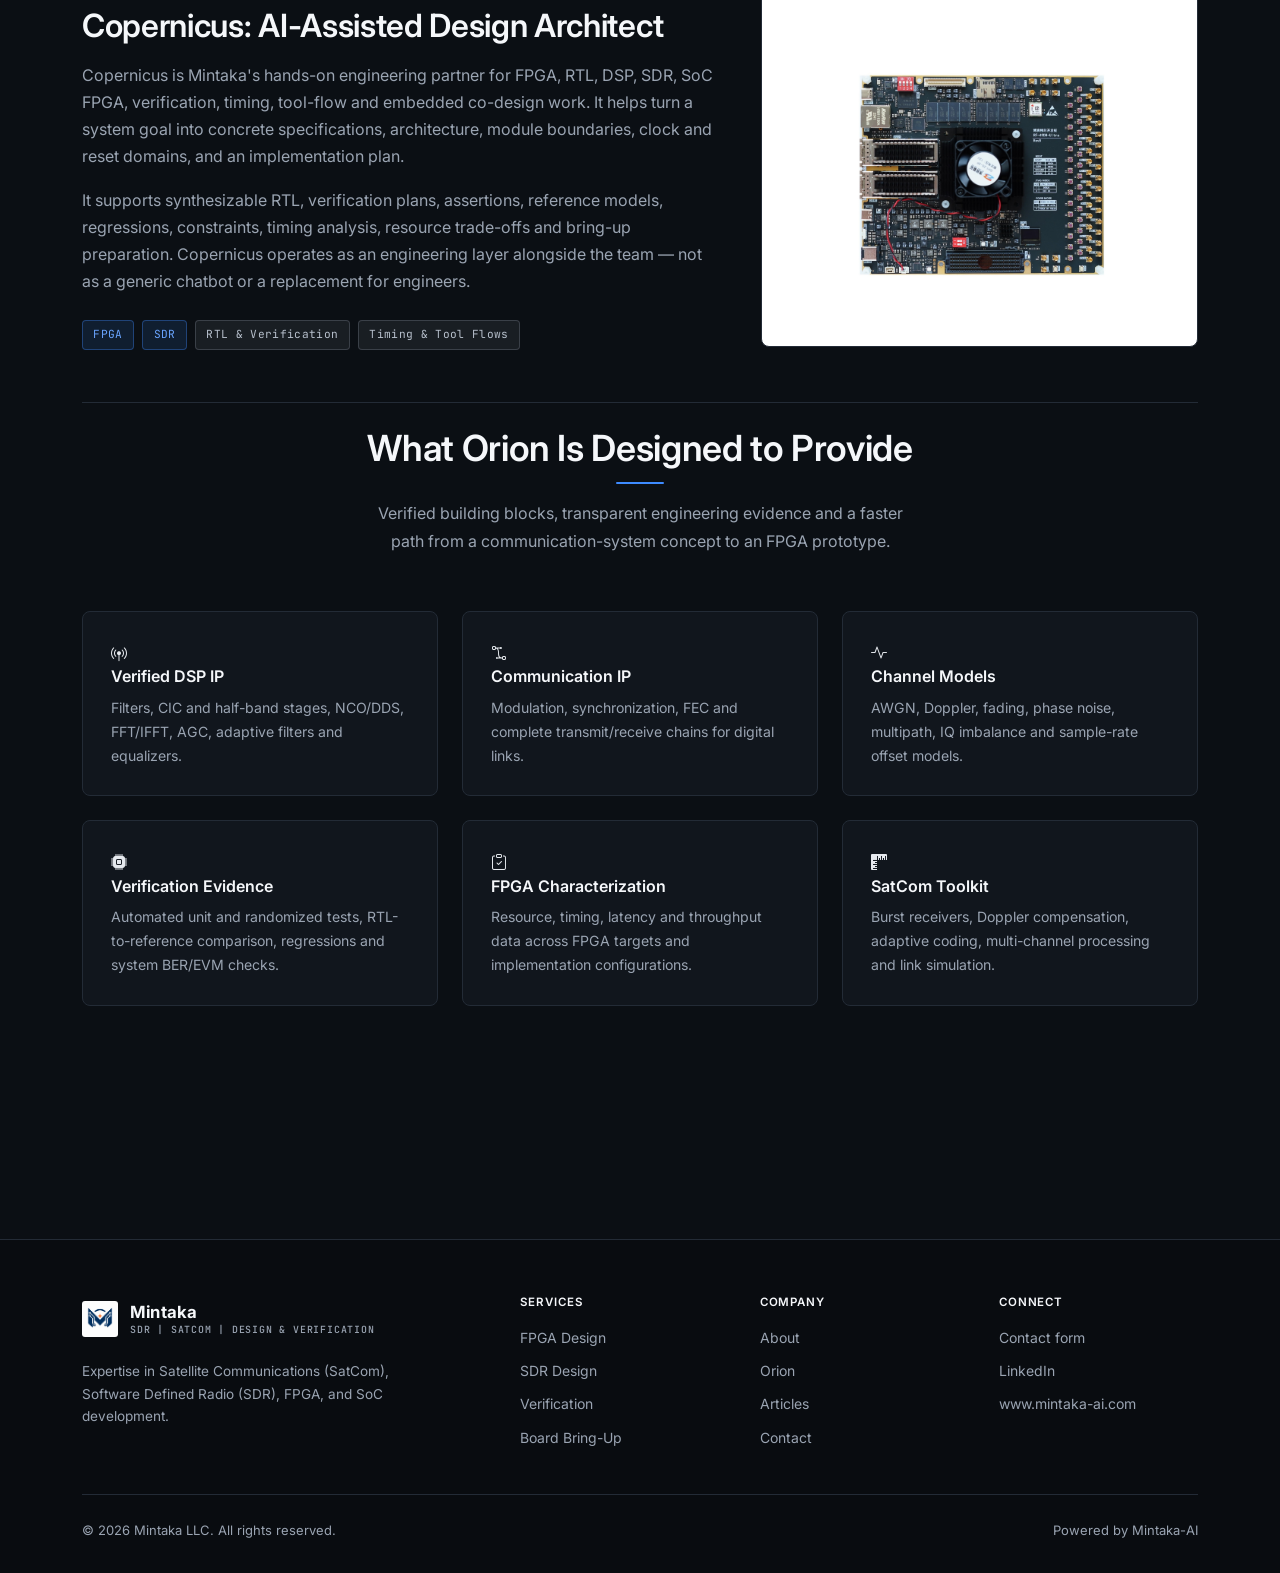
<file: projects.html>
<!DOCTYPE html>
<html lang="en">
<head>
  <meta charset="UTF-8" />
  <link rel="icon" type="image/png" href="assets/images/icon2.png" />
  <meta name="viewport" content="width=device-width, initial-scale=1.0" />
  <meta name="description" content="Mintaka Orion Signal Research Platform: SDR-LIB and reusable components for building FPGA-based communication systems." />
  <title>Orion Signal Research Platform | Mintaka LLC</title>

  <!-- Google Fonts -->
  <link rel="preconnect" href="https://fonts.googleapis.com" />
  <link rel="preconnect" href="https://fonts.gstatic.com" crossorigin />
  <link href="https://fonts.googleapis.com/css2?family=Inter:wght@400;500;600;700&family=JetBrains+Mono:wght@400;500&display=swap" rel="stylesheet" />
  <!-- Bootstrap 5 CSS -->
  <link href="https://cdn.jsdelivr.net/npm/bootstrap@5.3.3/dist/css/bootstrap.min.css" rel="stylesheet" />
  <!-- Bootstrap Icons -->
  <link href="https://cdn.jsdelivr.net/npm/bootstrap-icons@1.11.3/font/bootstrap-icons.min.css" rel="stylesheet" />
  <!-- Custom styles -->
  <link href="css/style.css" rel="stylesheet" />
</head>
<body>

  <!-- ===== NAVBAR ===== -->
  <nav class="navbar navbar-expand-lg fixed-top" aria-label="Main navigation">
    <div class="container">
      <a class="navbar-brand brand-lockup" href="index.html" aria-label="Mintaka LLC home">
        <span class="brand-copy">
          <span class="brand-name">Mintaka</span>
          <span class="brand-line">SDR | SatCom | Design &amp; Verification</span>
        </span>
      </a>

      <button class="navbar-toggler" type="button"
              data-bs-toggle="collapse" data-bs-target="#mainNav"
              aria-controls="mainNav" aria-expanded="false" aria-label="Toggle navigation">
        <span class="navbar-toggler-icon"></span>
      </button>

      <div class="collapse navbar-collapse" id="mainNav">
        <ul class="navbar-nav ms-auto align-items-lg-center gap-lg-1">
          <li class="nav-item"><a class="nav-link" href="index.html">Home</a></li>
          <li class="nav-item"><a class="nav-link" href="services.html">Services</a></li>
          <li class="nav-item"><a class="nav-link active" href="projects.html">Projects</a></li>
          <li class="nav-item"><a class="nav-link" href="articles.html">Articles</a></li>
          <li class="nav-item"><a class="nav-link" href="about.html">About</a></li>
          <li class="nav-item"><a class="nav-link" href="contact.html">Contact</a></li>
        </ul>
      </div>
    </div>
  </nav>

  <!-- ===== ORION SIGNAL RESEARCH PLATFORM ===== -->
  <section class="projects-section">

    <!-- Banner strip -->
    <div class="page-banner-strip orion-platform-banner" aria-hidden="true">
      <img src="assets/images/orin-signal.png" alt="" class="page-banner-strip-img" />
      <div class="page-banner-strip-overlay"></div>
      <div class="page-banner-strip-title">Orion Signal Research Platform</div>
    </div>

    <div class="container">

      <div class="section-header reveal">
        <h2>AI-Powered Engineering for SDR &amp; SatCom</h2>
        <div class="section-divider"></div>
        <p>Orion is Mintaka AI's engineering platform in development for designing, simulating, verifying and implementing FPGA-based communication systems.</p>
      </div>

      <div class="row justify-content-center">

        <!-- Core platform: SDR-LIB -->
        <div class="col-lg-10 reveal">
          <div class="project-card">
            <div class="card-body d-flex flex-column">
              <div class="d-flex justify-content-between align-items-start mb-3">
                <i class="bi bi-broadcast text-primary-mint" style="font-size:1.8rem;"></i>
                <span class="status-badge status-ongoing">Core Platform</span>
              </div>
              <h5 class="card-title">SDRLib</h5>
              <p class="text-primary-mint mb-3" style="font-family:var(--font-mono);font-size:.75rem;letter-spacing:.08em;">FPGA-BASED COMMUNICATION SYSTEM LIBRARY</p>
              <p class="card-text flex-grow-1">
                SDRLib was Mintaka's first major in-house engineering project. Today, it is a core library
                we use across FPGA, SDR and SatCom engineering work to build communication systems from
                synthesizable, configurable DSP and communication IP.
              </p>
              <p class="card-text flex-grow-1">
                Each functional block pairs a synthesizable RTL implementation with a Python golden model,
                fixed-point configuration, tests, documentation and synthesis results. Orion builds on this
                foundation to connect algorithm exploration, RTL verification, FPGA synthesis, system
                integration and measured hardware tests.
              </p>
              <div class="mt-auto pt-2">
                <span class="tag-badge tag-primary">SDR</span>
                <span class="tag-badge tag-primary">FPGA</span>
                <span class="tag-badge tag-primary">Python Golden Models</span>
                <span class="tag-badge tag-secondary">RTL Verification</span>
                <span class="tag-badge tag-secondary">FPGA Characterization</span>
              </div>
              <div class="mt-3 pt-3" style="border-top:1px solid var(--mint-border);">
                <a href="sdr-lib.html" class="btn btn-ghost btn-sm w-100" style="padding:0.5rem 1rem;font-size:0.7rem;">
                  <i class="bi bi-arrow-right me-2"></i>Explore SDRLib
                </a>
              </div>
            </div>
          </div>
        </div>

      </div><!-- /row -->

      <!-- Orion hardware component -->
      <div class="row align-items-center g-5 mt-5 pt-5 reveal" style="border-top:1px solid var(--mint-border);">
        <div class="col-lg-5">
          <img src="assets/images/fpga_platform1.png" alt="Representative FPGA SDR laboratory hardware with RF interfaces" class="orion-hardware-image" />
        </div>
        <div class="col-lg-7">
          <p class="text-primary-mint mb-2" style="font-family:var(--font-mono);font-size:.75rem;letter-spacing:.08em;">REPRESENTATIVE LABORATORY HARDWARE</p>
          <h2 class="mb-3">From Algorithm to Hardware Test</h2>
          <p class="text-muted-mint">
            Orion is designed to move a system through one repeatable workflow: algorithm exploration,
            Python simulation, RTL verification, FPGA synthesis, system integration and hardware-in-the-loop
            evaluation. This keeps the mathematical model and the deployed implementation connected.
          </p>
          <p class="text-muted-mint mb-4">
            The hardware layer is intended for configurable RF transmit and receive paths, enabling measured
            evaluation of signal-processing chains, channel scenarios and receiver algorithms.
          </p>
          <div>
            <span class="tag-badge tag-primary">FPGA</span>
            <span class="tag-badge tag-primary">SDR</span>
            <span class="tag-badge tag-secondary">Python-to-RTL Flow</span>
            <span class="tag-badge tag-secondary">Hardware-in-the-Loop</span>
          </div>
        </div>
      </div>

      <!-- Orion multi-channel hardware component -->
      <div class="row align-items-center g-5 mt-5 pt-5 flex-lg-row-reverse reveal" style="border-top:1px solid var(--mint-border);">
        <div class="col-lg-5">
          <img src="assets/images/fpga_platfomr2.png" alt="Representative multi-channel FPGA SDR laboratory hardware with RF interfaces" class="orion-hardware-image" />
        </div>
        <div class="col-lg-7">
          <p class="text-primary-mint mb-2" style="font-family:var(--font-mono);font-size:.75rem;letter-spacing:.08em;">AI ENGINEERING COPILOT</p>
          <h2 class="mb-3">Copernicus: AI-Assisted Design Architect</h2>
          <p class="text-muted-mint">
            Copernicus is Mintaka's hands-on engineering partner for FPGA, RTL, DSP, SDR, SoC FPGA,
            verification, timing, tool-flow and embedded co-design work. It helps turn a system goal into
            concrete specifications, architecture, module boundaries, clock and reset domains, and an
            implementation plan.
          </p>
          <p class="text-muted-mint mb-4">
            It supports synthesizable RTL, verification plans, assertions, reference models, regressions,
            constraints, timing analysis, resource trade-offs and bring-up preparation. Copernicus operates
            as an engineering layer alongside the team — not as a generic chatbot or a replacement for
            engineers.
          </p>
          <div>
            <span class="tag-badge tag-primary">FPGA</span>
            <span class="tag-badge tag-primary">SDR</span>
            <span class="tag-badge tag-secondary">RTL &amp; Verification</span>
            <span class="tag-badge tag-secondary">Timing &amp; Tool Flows</span>
          </div>
        </div>
      </div>

      <div class="section-header reveal mt-5 pt-4" style="border-top:1px solid var(--mint-border);">
        <h2>What Orion Is Designed to Provide</h2>
        <div class="section-divider"></div>
        <p>Verified building blocks, transparent engineering evidence and a faster path from a communication-system concept to an FPGA prototype.</p>
      </div>

      <div class="row row-cols-1 row-cols-md-2 row-cols-lg-3 g-4">
        <div class="col reveal">
          <div class="project-card"><div class="card-body">
            <i class="bi bi-broadcast-pin card-icon"></i>
            <h5 class="card-title">Verified DSP IP</h5>
            <p class="card-text mb-0">Filters, CIC and half-band stages, NCO/DDS, FFT/IFFT, AGC, adaptive filters and equalizers.</p>
          </div></div>
        </div>
        <div class="col reveal">
          <div class="project-card"><div class="card-body">
            <i class="bi bi-bezier2 card-icon"></i>
            <h5 class="card-title">Communication IP</h5>
            <p class="card-text mb-0">Modulation, synchronization, FEC and complete transmit/receive chains for digital links.</p>
          </div></div>
        </div>
        <div class="col reveal">
          <div class="project-card"><div class="card-body">
            <i class="bi bi-activity card-icon"></i>
            <h5 class="card-title">Channel Models</h5>
            <p class="card-text mb-0">AWGN, Doppler, fading, phase noise, multipath, IQ imbalance and sample-rate offset models.</p>
          </div></div>
        </div>
        <div class="col reveal">
          <div class="project-card"><div class="card-body">
            <i class="bi bi-cpu-fill card-icon"></i>
            <h5 class="card-title">Verification Evidence</h5>
            <p class="card-text mb-0">Automated unit and randomized tests, RTL-to-reference comparison, regressions and system BER/EVM checks.</p>
          </div></div>
        </div>
        <div class="col reveal">
          <div class="project-card"><div class="card-body">
            <i class="bi bi-clipboard-check card-icon"></i>
            <h5 class="card-title">FPGA Characterization</h5>
            <p class="card-text mb-0">Resource, timing, latency and throughput data across FPGA targets and implementation configurations.</p>
          </div></div>
        </div>
        <div class="col reveal">
          <div class="project-card"><div class="card-body">
            <i class="bi bi-rulers card-icon"></i>
            <h5 class="card-title">SatCom Toolkit</h5>
            <p class="card-text mb-0">Burst receivers, Doppler compensation, adaptive coding, multi-channel processing and link simulation.</p>
          </div></div>
        </div>
      </div>

      <!-- CTA -->
      <div class="text-center mt-5 pt-3 reveal">
        <p class="text-muted-mint mb-3">Planning an SDR, SatCom or FPGA communication system?</p>
        <a href="contact.html" class="btn btn-primary me-2">
          <i class="bi bi-envelope-fill me-2"></i>Discuss Your Project
        </a>
        <a href="services.html" class="btn btn-outline-light">
          <i class="bi bi-grid-fill me-2"></i>Our Services
        </a>
      </div>

    </div>
  </section>

  <!-- ===== FOOTER ===== -->
  <footer class="site-footer"></footer>

  <!-- Bootstrap 5 JS Bundle -->
  <script src="https://cdn.jsdelivr.net/npm/bootstrap@5.3.3/dist/js/bootstrap.bundle.min.js"></script>
  <script src="js/layout.js"></script>
  <script src="js/main.js"></script>
</body>
</html>
</file>
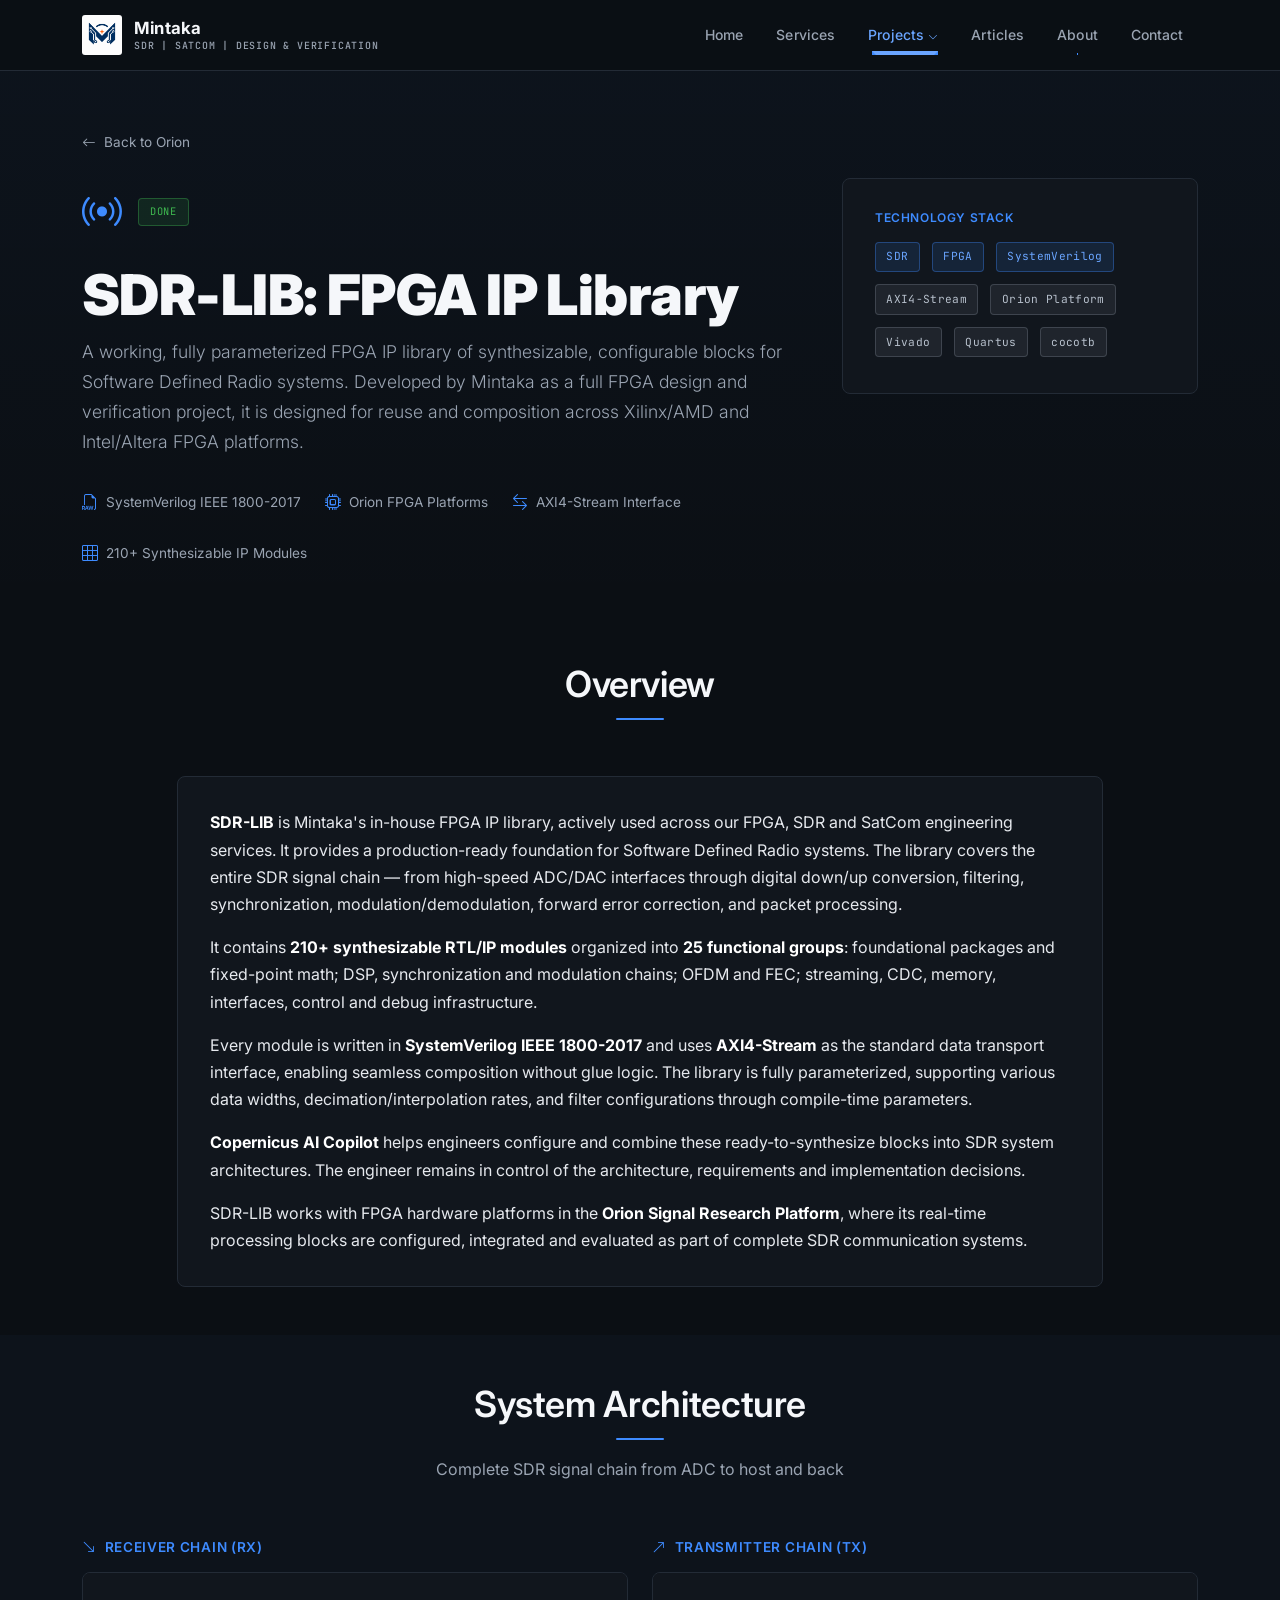
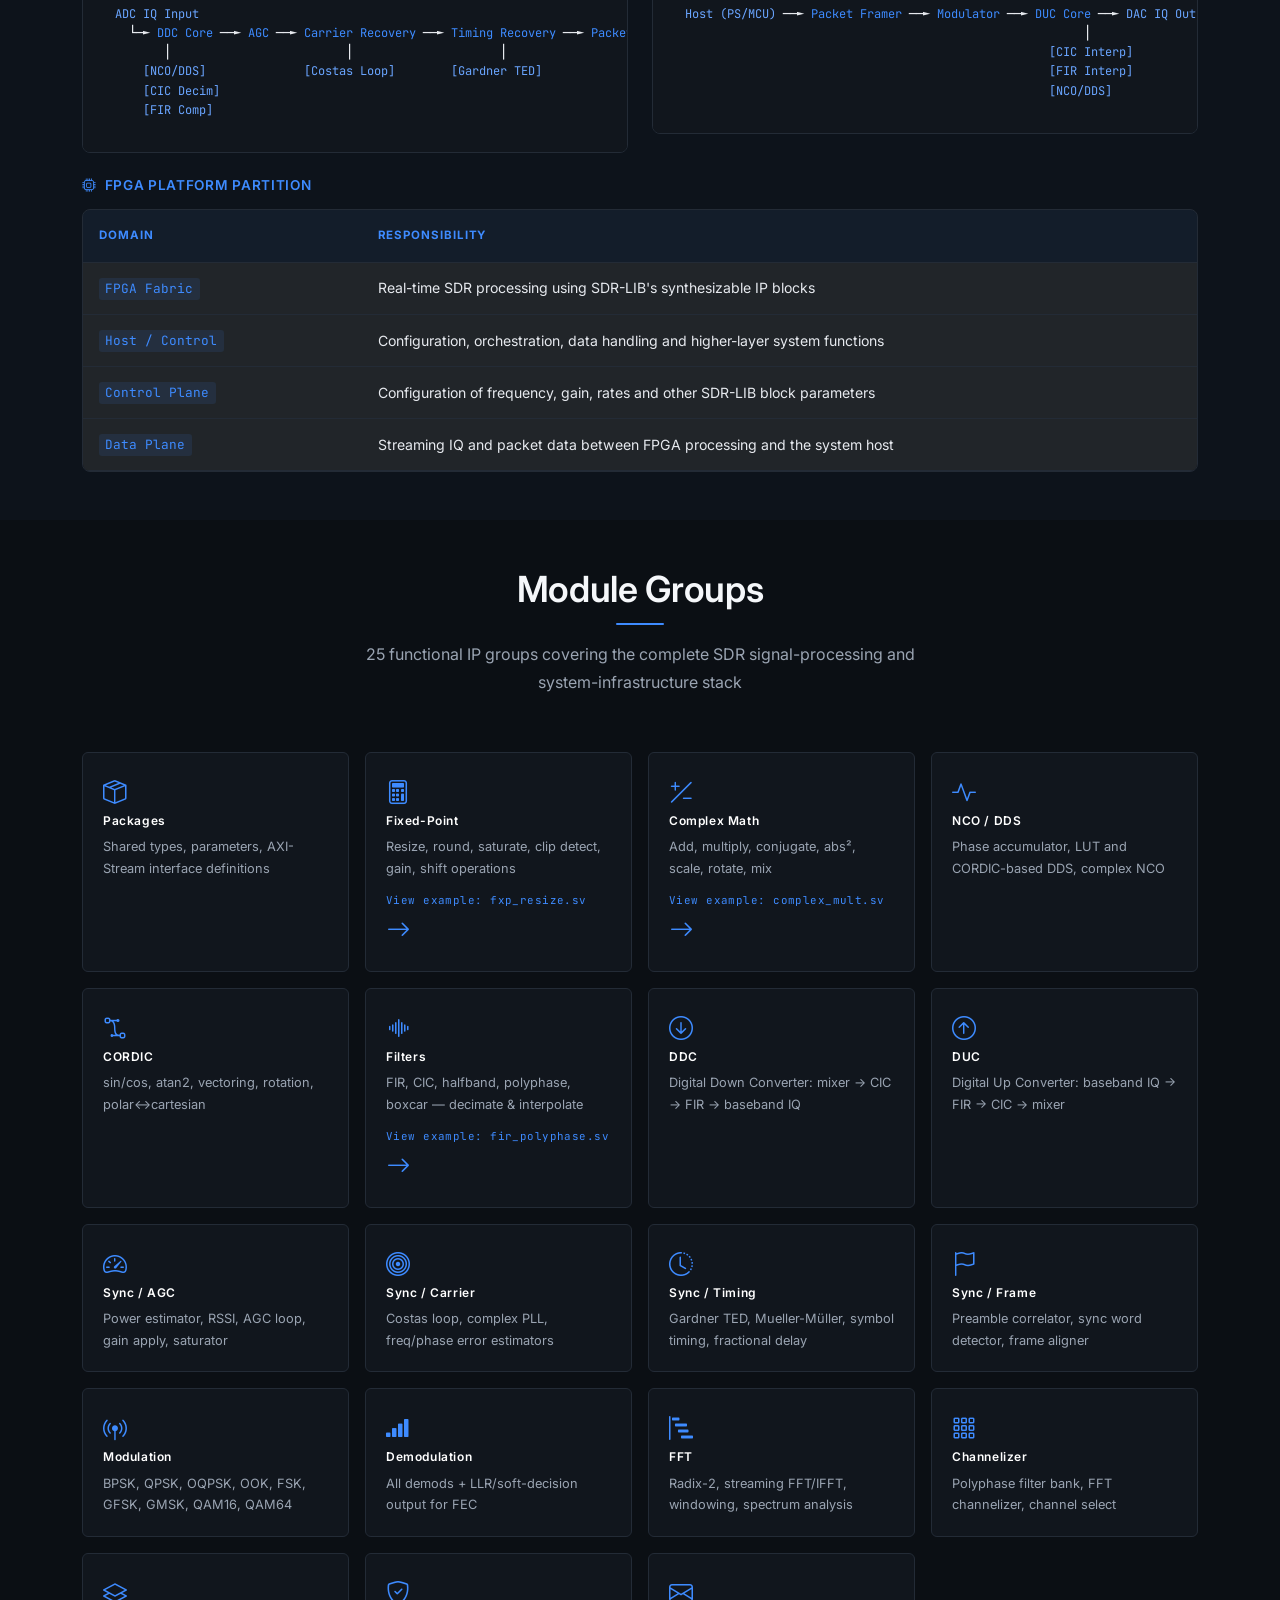
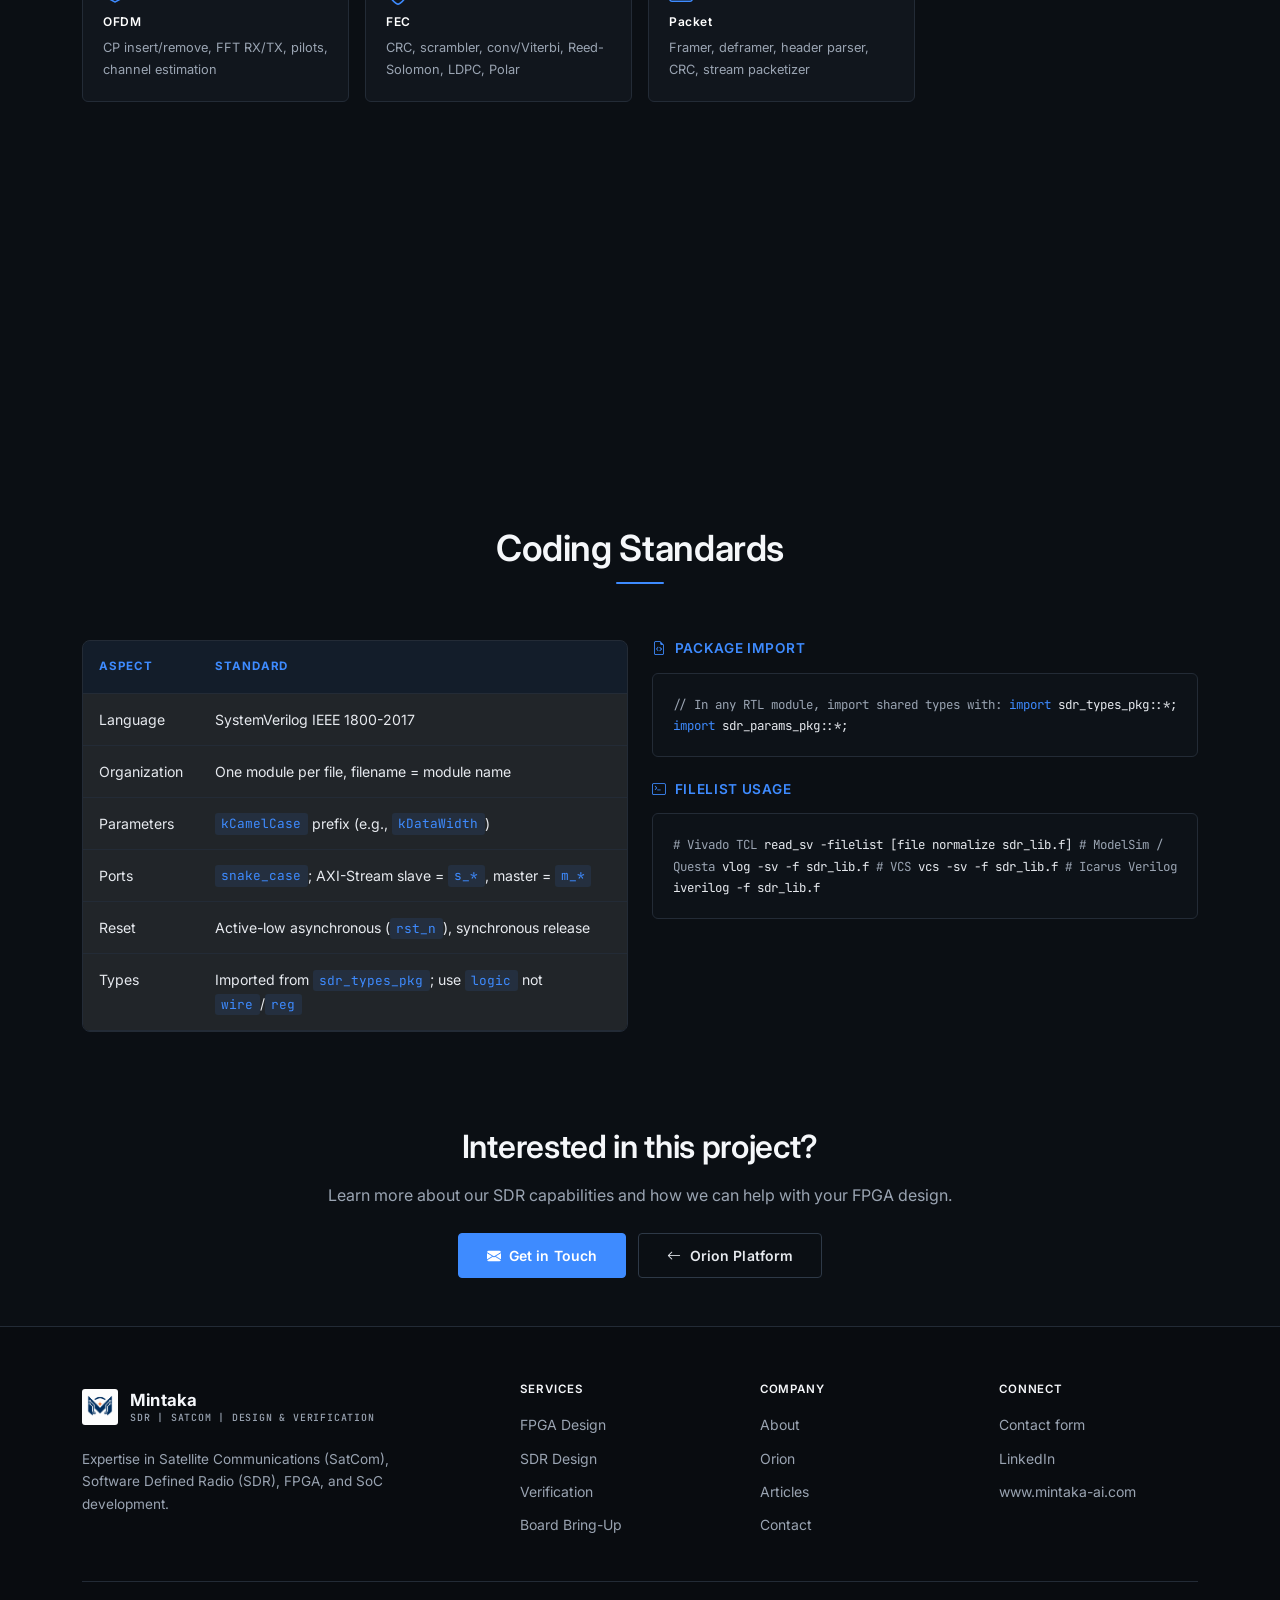
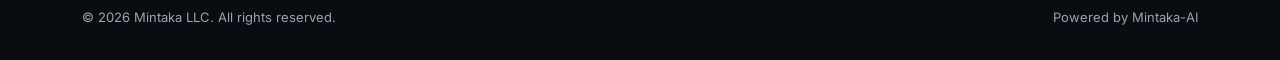
<file: sdr-lib.html>
<!DOCTYPE html>
<html lang="en">
<head>
  <meta charset="UTF-8" />
  <link rel="icon" type="image/png" href="assets/images/icon2.png" />
  <meta name="viewport" content="width=device-width, initial-scale=1.0" />
  <meta name="description" content="SDR-LIB — a working FPGA IP library of synthesizable, configurable blocks for Software Defined Radio systems in the Orion Signal Research Platform." />
  <title>SDR-LIB — FPGA SDR IP Library | Mintaka</title>

  <!-- Google Fonts -->
  <link rel="preconnect" href="https://fonts.googleapis.com" />
  <link rel="preconnect" href="https://fonts.gstatic.com" crossorigin />
  <link href="https://fonts.googleapis.com/css2?family=Inter:wght@400;500;600;700&family=JetBrains+Mono:wght@400;500&display=swap" rel="stylesheet" />
  <!-- Bootstrap 5 CSS -->
  <link href="https://cdn.jsdelivr.net/npm/bootstrap@5.3.3/dist/css/bootstrap.min.css" rel="stylesheet" />
  <!-- Bootstrap Icons -->
  <link href="https://cdn.jsdelivr.net/npm/bootstrap-icons@1.11.3/font/bootstrap-icons.min.css" rel="stylesheet" />
  <!-- Custom styles -->
  <link href="css/style.css" rel="stylesheet" />

  <style>
    .project-hero {
      padding: 8rem 0 3rem;
      background: linear-gradient(180deg, rgba(62,139,255,0.04) 0%, transparent 100%);
    }
    .project-hero h1 {
      font-size: clamp(2rem, 5vw, 3.5rem);
      font-weight: 900;
    }
    .project-hero .lead {
      color: var(--mint-text-muted);
      font-size: 1.1rem;
      max-width: 700px;
    }
    .project-meta {
      display: flex;
      flex-wrap: wrap;
      gap: 1.5rem;
      margin-top: 2rem;
    }
    .project-meta-item {
      display: flex;
      align-items: center;
      gap: 0.5rem;
    }
    .project-meta-item i {
      color: var(--mint-primary);
    }
    .project-meta-item span {
      font-size: 0.85rem;
      color: var(--mint-text-muted);
    }

    /* Architecture diagram */
    .arch-diagram {
      background: var(--mint-bg-card);
      border: 1px solid var(--mint-border);
      border-radius: 8px;
      padding: 2rem;
      font-family: 'JetBrains Mono', monospace;
      font-size: 0.75rem;
      line-height: 1.6;
      color: var(--mint-text);
      overflow-x: auto;
      white-space: pre;
    }
    .arch-diagram .signal-flow {
      color: var(--mint-primary);
    }
    .arch-diagram .component {
      color: var(--mint-accent);
    }

    /* Module grid */
    .module-card {
      background: var(--mint-bg-card);
      border: 1px solid var(--mint-border);
      border-radius: 6px;
      padding: 1.25rem;
      height: 100%;
      transition: all var(--transition);
    }
    .module-card:hover {
      border-color: var(--mint-border-strong);
      transform: translateY(-2px);
      box-shadow: var(--shadow-card-hover);
    }
    .module-card i {
      font-size: 1.5rem;
      color: var(--mint-primary);
      margin-bottom: 0.75rem;
    }
    .module-card h6 {
      font-family: var(--font-heading);
      font-size: 0.75rem;
      letter-spacing: 0.05em;
      color: #fff;
      margin-bottom: 0.5rem;
    }
    .module-card p {
      font-size: 0.8rem;
      color: var(--mint-text-muted);
      margin-bottom: 0;
    }
    .module-card .module-link {
      display: inline-block;
      margin-top: 0.75rem;
      color: var(--mint-primary);
      font-family: var(--font-mono);
      font-size: 0.68rem;
      letter-spacing: 0.04em;
      text-decoration: none;
    }
    .module-card .module-link:hover,
    .module-card .module-link:focus-visible {
      color: #fff;
      text-decoration: underline;
    }

    /* Code block */
    .code-block {
      background: #0d1218;
      border: 1px solid var(--mint-border);
      border-radius: 6px;
      padding: 1.25rem;
      font-family: 'JetBrains Mono', monospace;
      font-size: 0.78rem;
      line-height: 1.7;
      color: var(--mint-text);
      overflow-x: auto;
    }
    .code-block .comment {
      color: var(--mint-text-muted);
    }
    .code-block .keyword {
      color: var(--mint-primary);
    }

    /* Specs table */
    .specs-table {
      background: var(--mint-bg-card);
      border: 1px solid var(--mint-border);
      border-radius: 8px;
      overflow: hidden;
    }
    .specs-table table {
      margin-bottom: 0;
    }
    .specs-table th {
      background: rgba(62,139,255,0.06);
      font-family: var(--font-heading);
      font-size: 0.72rem;
      letter-spacing: 0.08em;
      text-transform: uppercase;
      color: var(--mint-primary);
      padding: 1rem;
      border-color: var(--mint-border);
    }
    .specs-table td {
      padding: 0.85rem 1rem;
      font-size: 0.88rem;
      color: var(--mint-text);
      border-color: var(--mint-border);
    }
    .specs-table code {
      font-family: 'JetBrains Mono', monospace;
      font-size: 0.8rem;
      background: rgba(62,139,255,0.1);
      color: var(--mint-primary);
      padding: 0.15rem 0.4rem;
      border-radius: 3px;
    }
  </style>
</head>
<body>

  <!-- ===== NAVBAR ===== -->
  <nav class="navbar navbar-expand-lg fixed-top" aria-label="Main navigation">
    <div class="container">
      <a class="navbar-brand brand-lockup" href="index.html" aria-label="Mintaka LLC home">
        <span class="brand-copy">
          <span class="brand-name">Mintaka</span>
          <span class="brand-line">FPGA | Design | Verification</span>
        </span>
      </a>

      <button class="navbar-toggler" type="button"
              data-bs-toggle="collapse" data-bs-target="#mainNav"
              aria-controls="mainNav" aria-expanded="false" aria-label="Toggle navigation">
        <span class="navbar-toggler-icon"></span>
      </button>

      <div class="collapse navbar-collapse" id="mainNav">
        <ul class="navbar-nav ms-auto align-items-lg-center gap-lg-1">
          <li class="nav-item"><a class="nav-link" href="index.html">Home</a></li>
          <li class="nav-item"><a class="nav-link" href="services.html">Services</a></li>
          <li class="nav-item dropdown">
            <a class="nav-link dropdown-toggle active" href="#" role="button" data-bs-toggle="dropdown" aria-expanded="false">Projects<i class="bi bi-chevron-down ms-1" aria-hidden="true"></i></a>
            <ul class="dropdown-menu">
              <li><a class="dropdown-item active" href="orion.html">Orion</a></li>
            </ul>
          </li>
          <li class="nav-item"><a class="nav-link" href="articles.html">Articles</a></li>
          <li class="nav-item"><a class="nav-link" href="about.html">About</a></li>
          <li class="nav-item"><a class="nav-link" href="contact.html">Contact</a></li>
        </ul>
      </div>
    </div>
  </nav>

  <!-- ===== PROJECT HERO ===== -->
  <section class="project-hero">
    <div class="container">
      <a href="orion.html" class="d-inline-flex align-items-center gap-2 mb-4" style="color:var(--mint-text-muted);font-size:0.85rem;">
        <i class="bi bi-arrow-left"></i> Back to Orion
      </a>

      <div class="row align-items-start">
        <div class="col-lg-8">
          <div class="d-flex align-items-center gap-3 mb-3">
            <i class="bi bi-broadcast text-primary-mint" style="font-size:2.5rem;"></i>
            <span class="status-badge status-completed">Done</span>
          </div>

          <h1>SDR-LIB: FPGA IP Library</h1>
          <p class="lead">
            A working, fully parameterized FPGA IP library of synthesizable, configurable blocks for Software
            Defined Radio systems. Developed by Mintaka as a full FPGA design and verification project, it is
            designed for reuse and composition across Xilinx/AMD and Intel/Altera FPGA platforms.
          </p>

          <div class="project-meta">
            <div class="project-meta-item">
              <i class="bi bi-filetype-raw"></i>
              <span>SystemVerilog IEEE 1800-2017</span>
            </div>
            <div class="project-meta-item">
              <i class="bi bi-cpu"></i>
              <span>Orion FPGA Platforms</span>
            </div>
            <div class="project-meta-item">
              <i class="bi bi-arrow-left-right"></i>
              <span>AXI4-Stream Interface</span>
            </div>
            <div class="project-meta-item">
              <i class="bi bi-grid-3x3"></i>
              <span>210+ Synthesizable IP Modules</span>
            </div>
          </div>
        </div>

        <div class="col-lg-4 mt-4 mt-lg-0">
          <div class="mint-card">
            <div class="card-body">
              <h6 style="font-family:var(--font-heading);font-size:0.75rem;letter-spacing:0.05em;color:var(--mint-primary);margin-bottom:1rem;">TECHNOLOGY STACK</h6>
              <div class="d-flex flex-wrap gap-2">
                <span class="tag-badge tag-primary">SDR</span>
                <span class="tag-badge tag-primary">FPGA</span>
                <span class="tag-badge tag-primary">SystemVerilog</span>
                <span class="tag-badge tag-secondary">AXI4-Stream</span>
                <span class="tag-badge tag-secondary">Orion Platform</span>
                <span class="tag-badge tag-secondary">Vivado</span>
                <span class="tag-badge tag-secondary">Quartus</span>
                <span class="tag-badge tag-secondary">cocotb</span>
              </div>
            </div>
          </div>
        </div>
      </div>
    </div>
  </section>

  <!-- ===== PROJECT OVERVIEW ===== -->
  <section class="py-5">
    <div class="container">
      <div class="section-header reveal">
        <h2>Overview</h2>
        <div class="section-divider"></div>
      </div>

      <div class="row justify-content-center reveal">
        <div class="col-lg-10">
          <div class="mint-card">
            <div class="card-body">
              <p>
                <strong class="text-white">SDR-LIB</strong> is Mintaka's in-house FPGA IP library, actively used
                across our FPGA, SDR and SatCom engineering services. It provides a production-ready foundation
                for Software Defined Radio systems.
                The library covers the entire SDR signal chain — from high-speed ADC/DAC interfaces through digital
                down/up conversion, filtering, synchronization, modulation/demodulation, forward error correction,
                and packet processing.
              </p>
              <p>
                It contains <strong class="text-white">210+ synthesizable RTL/IP modules</strong> organized into
                <strong class="text-white">25 functional groups</strong>: foundational packages and fixed-point math;
                DSP, synchronization and modulation chains; OFDM and FEC; streaming, CDC, memory, interfaces,
                control and debug infrastructure.
              </p>
              <p>
                Every module is written in <strong class="text-white">SystemVerilog IEEE 1800-2017</strong> and uses
                <strong class="text-white">AXI4-Stream</strong> as the standard data transport interface, enabling
                seamless composition without glue logic. The library is fully parameterized, supporting various
                data widths, decimation/interpolation rates, and filter configurations through compile-time parameters.
              </p>
              <p>
                <strong class="text-white">Copernicus AI Copilot</strong> helps engineers configure and combine these
                ready-to-synthesize blocks into SDR system architectures. The engineer remains in control of the
                architecture, requirements and implementation decisions.
              </p>
              <p class="mb-0">
                SDR-LIB works with FPGA hardware platforms in the <strong class="text-white">Orion Signal Research
                Platform</strong>, where its real-time processing blocks are configured, integrated and evaluated as
                part of complete SDR communication systems.
              </p>
            </div>
          </div>
        </div>
      </div>
    </div>
  </section>

  <!-- ===== ARCHITECTURE ===== -->
  <section class="py-5" style="background:rgba(62,139,255,0.03);">
    <div class="container">
      <div class="section-header reveal">
        <h2>System Architecture</h2>
        <div class="section-divider"></div>
        <p>Complete SDR signal chain from ADC to host and back</p>
      </div>

      <div class="row g-4">
        <div class="col-lg-6 reveal">
          <h5 style="font-family:var(--font-heading);font-size:0.85rem;letter-spacing:0.05em;color:var(--mint-primary);margin-bottom:1rem;">
            <i class="bi bi-arrow-down-right me-2"></i>RECEIVER CHAIN (RX)
          </h5>
          <div class="arch-diagram"><span class="component">ADC IQ Input</span>
  └─► <span class="signal-flow">DDC Core</span> ──► <span class="signal-flow">AGC</span> ──► <span class="signal-flow">Carrier Recovery</span> ──► <span class="signal-flow">Timing Recovery</span> ──► <span class="signal-flow">Packet Detector</span> ──► <span class="component">Host (PS/MCU)</span>
       │                         │                     │
    <span class="component">[NCO/DDS]</span>              <span class="component">[Costas Loop]</span>        <span class="component">[Gardner TED]</span>
    <span class="component">[CIC Decim]</span>
    <span class="component">[FIR Comp]</span></div>
        </div>

        <div class="col-lg-6 reveal">
          <h5 style="font-family:var(--font-heading);font-size:0.85rem;letter-spacing:0.05em;color:var(--mint-primary);margin-bottom:1rem;">
            <i class="bi bi-arrow-up-right me-2"></i>TRANSMITTER CHAIN (TX)
          </h5>
          <div class="arch-diagram"><span class="component">Host (PS/MCU)</span> ──► <span class="signal-flow">Packet Framer</span> ──► <span class="signal-flow">Modulator</span> ──► <span class="signal-flow">DUC Core</span> ──► <span class="component">DAC IQ Output</span>
                                                         │
                                                    <span class="component">[CIC Interp]</span>
                                                    <span class="component">[FIR Interp]</span>
                                                    <span class="component">[NCO/DDS]</span></div>
        </div>
      </div>

      <div class="row mt-4 reveal">
        <div class="col-12">
          <h5 style="font-family:var(--font-heading);font-size:0.85rem;letter-spacing:0.05em;color:var(--mint-primary);margin-bottom:1rem;">
            <i class="bi bi-cpu me-2"></i>FPGA PLATFORM PARTITION
          </h5>
          <div class="specs-table">
            <table class="table table-dark mb-0">
              <thead>
                <tr>
                  <th style="width:25%;">Domain</th>
                  <th>Responsibility</th>
                </tr>
              </thead>
              <tbody>
                <tr>
                  <td><code>FPGA Fabric</code></td>
                  <td>Real-time SDR processing using SDR-LIB's synthesizable IP blocks</td>
                </tr>
                <tr>
                  <td><code>Host / Control</code></td>
                  <td>Configuration, orchestration, data handling and higher-layer system functions</td>
                </tr>
                <tr>
                  <td><code>Control Plane</code></td>
                  <td>Configuration of frequency, gain, rates and other SDR-LIB block parameters</td>
                </tr>
                <tr>
                  <td><code>Data Plane</code></td>
                  <td>Streaming IQ and packet data between FPGA processing and the system host</td>
                </tr>
              </tbody>
            </table>
          </div>
        </div>
      </div>
    </div>
  </section>

  <!-- ===== MODULE GROUPS ===== -->
  <section class="py-5">
    <div class="container">
      <div class="section-header reveal">
        <h2>Module Groups</h2>
        <div class="section-divider"></div>
        <p>25 functional IP groups covering the complete SDR signal-processing and system-infrastructure stack</p>
      </div>

      <div class="row g-3">
        <!-- Row 1: Foundation -->
        <div class="col-6 col-md-4 col-lg-3 reveal">
          <div class="module-card">
            <i class="bi bi-box-seam"></i>
            <h6>Packages</h6>
            <p>Shared types, parameters, AXI-Stream interface definitions</p>
          </div>
        </div>
        <div class="col-6 col-md-4 col-lg-3 reveal">
          <div class="module-card">
            <i class="bi bi-calculator"></i>
            <h6>Fixed-Point</h6>
            <p>Resize, round, saturate, clip detect, gain, shift operations</p>
            <a class="module-link" href="shared/fxp_resize.html">View example: fxp_resize.sv <i class="bi bi-arrow-right"></i></a>
          </div>
        </div>
        <div class="col-6 col-md-4 col-lg-3 reveal">
          <div class="module-card">
            <i class="bi bi-plus-slash-minus"></i>
            <h6>Complex Math</h6>
            <p>Add, multiply, conjugate, abs², scale, rotate, mix</p>
            <a class="module-link" href="shared/complex_mult.html">View example: complex_mult.sv <i class="bi bi-arrow-right"></i></a>
          </div>
        </div>
        <div class="col-6 col-md-4 col-lg-3 reveal">
          <div class="module-card">
            <i class="bi bi-activity"></i>
            <h6>NCO / DDS</h6>
            <p>Phase accumulator, LUT and CORDIC-based DDS, complex NCO</p>
          </div>
        </div>

        <!-- Row 2: DSP Core -->
        <div class="col-6 col-md-4 col-lg-3 reveal">
          <div class="module-card">
            <i class="bi bi-bezier2"></i>
            <h6>CORDIC</h6>
            <p>sin/cos, atan2, vectoring, rotation, polar↔cartesian</p>
          </div>
        </div>
        <div class="col-6 col-md-4 col-lg-3 reveal">
          <div class="module-card">
            <i class="bi bi-soundwave"></i>
            <h6>Filters</h6>
            <p>FIR, CIC, halfband, polyphase, boxcar — decimate & interpolate</p>
            <a class="module-link" href="shared/fir_polyphase.html">View example: fir_polyphase.sv <i class="bi bi-arrow-right"></i></a>
          </div>
        </div>
        <div class="col-6 col-md-4 col-lg-3 reveal">
          <div class="module-card">
            <i class="bi bi-arrow-down-circle"></i>
            <h6>DDC</h6>
            <p>Digital Down Converter: mixer → CIC → FIR → baseband IQ</p>
          </div>
        </div>
        <div class="col-6 col-md-4 col-lg-3 reveal">
          <div class="module-card">
            <i class="bi bi-arrow-up-circle"></i>
            <h6>DUC</h6>
            <p>Digital Up Converter: baseband IQ → FIR → CIC → mixer</p>
          </div>
        </div>

        <!-- Row 3: Synchronization -->
        <div class="col-6 col-md-4 col-lg-3 reveal">
          <div class="module-card">
            <i class="bi bi-speedometer2"></i>
            <h6>Sync / AGC</h6>
            <p>Power estimator, RSSI, AGC loop, gain apply, saturator</p>
          </div>
        </div>
        <div class="col-6 col-md-4 col-lg-3 reveal">
          <div class="module-card">
            <i class="bi bi-bullseye"></i>
            <h6>Sync / Carrier</h6>
            <p>Costas loop, complex PLL, freq/phase error estimators</p>
          </div>
        </div>
        <div class="col-6 col-md-4 col-lg-3 reveal">
          <div class="module-card">
            <i class="bi bi-clock-history"></i>
            <h6>Sync / Timing</h6>
            <p>Gardner TED, Mueller-Müller, symbol timing, fractional delay</p>
          </div>
        </div>
        <div class="col-6 col-md-4 col-lg-3 reveal">
          <div class="module-card">
            <i class="bi bi-flag"></i>
            <h6>Sync / Frame</h6>
            <p>Preamble correlator, sync word detector, frame aligner</p>
          </div>
        </div>

        <!-- Row 4: Modulation -->
        <div class="col-6 col-md-4 col-lg-3 reveal">
          <div class="module-card">
            <i class="bi bi-broadcast-pin"></i>
            <h6>Modulation</h6>
            <p>BPSK, QPSK, OQPSK, OOK, FSK, GFSK, GMSK, QAM16, QAM64</p>
          </div>
        </div>
        <div class="col-6 col-md-4 col-lg-3 reveal">
          <div class="module-card">
            <i class="bi bi-reception-4"></i>
            <h6>Demodulation</h6>
            <p>All demods + LLR/soft-decision output for FEC</p>
          </div>
        </div>
        <div class="col-6 col-md-4 col-lg-3 reveal">
          <div class="module-card">
            <i class="bi bi-bar-chart-steps"></i>
            <h6>FFT</h6>
            <p>Radix-2, streaming FFT/IFFT, windowing, spectrum analysis</p>
          </div>
        </div>
        <div class="col-6 col-md-4 col-lg-3 reveal">
          <div class="module-card">
            <i class="bi bi-grid-3x3-gap"></i>
            <h6>Channelizer</h6>
            <p>Polyphase filter bank, FFT channelizer, channel select</p>
          </div>
        </div>

        <!-- Row 5: Advanced -->
        <div class="col-6 col-md-4 col-lg-3 reveal">
          <div class="module-card">
            <i class="bi bi-layers"></i>
            <h6>OFDM</h6>
            <p>CP insert/remove, FFT RX/TX, pilots, channel estimation</p>
          </div>
        </div>
        <div class="col-6 col-md-4 col-lg-3 reveal">
          <div class="module-card">
            <i class="bi bi-shield-check"></i>
            <h6>FEC</h6>
            <p>CRC, scrambler, conv/Viterbi, Reed-Solomon, LDPC, Polar</p>
          </div>
        </div>
        <div class="col-6 col-md-4 col-lg-3 reveal">
          <div class="module-card">
            <i class="bi bi-envelope"></i>
            <h6>Packet</h6>
            <p>Framer, deframer, header parser, CRC, stream packetizer</p>
          </div>
        </div>
        <div class="col-6 col-md-4 col-lg-3 reveal">
          <div class="module-card">
            <i class="bi bi-arrow-left-right"></i>
            <h6>Stream</h6>
            <p>FIFO, register slice, width converter, mux, demux</p>
          </div>
        </div>

        <!-- Row 6: Infrastructure -->
        <div class="col-6 col-md-4 col-lg-3 reveal">
          <div class="module-card">
            <i class="bi bi-arrow-repeat"></i>
            <h6>CDC</h6>
            <p>Async FIFO, pulse/level/bus sync, reset synchronizer</p>
          </div>
        </div>
        <div class="col-6 col-md-4 col-lg-3 reveal">
          <div class="module-card">
            <i class="bi bi-memory"></i>
            <h6>Memory</h6>
            <p>Single/dual/true-dual-port RAM, ROM, delay line, buffers</p>
          </div>
        </div>
        <div class="col-6 col-md-4 col-lg-3 reveal">
          <div class="module-card">
            <i class="bi bi-plug"></i>
            <h6>Interfaces</h6>
            <p>ADC/DAC capture, IQ formatter, JESD204, LVDS, SPI RF</p>
          </div>
        </div>
        <div class="col-6 col-md-4 col-lg-3 reveal">
          <div class="module-card">
            <i class="bi bi-sliders"></i>
            <h6>Control</h6>
            <p>Register bank, AXI-Lite/Wishbone slave, SPI/UART/I2C</p>
          </div>
        </div>
        <div class="col-6 col-md-4 col-lg-3 reveal">
          <div class="module-card">
            <i class="bi bi-bug"></i>
            <h6>Debug</h6>
            <p>ILA wrapper, stream monitor, overflow/underflow, IQ capture</p>
          </div>
        </div>
      </div>
    </div>
  </section>

  <!-- ===== CODING STANDARDS ===== -->
  <section class="py-5">
    <div class="container">
      <div class="section-header reveal">
        <h2>Coding Standards</h2>
        <div class="section-divider"></div>
      </div>

      <div class="row g-4">
        <div class="col-lg-6 reveal">
          <div class="specs-table">
            <table class="table table-dark mb-0">
              <thead>
                <tr>
                  <th>Aspect</th>
                  <th>Standard</th>
                </tr>
              </thead>
              <tbody>
                <tr>
                  <td>Language</td>
                  <td>SystemVerilog IEEE 1800-2017</td>
                </tr>
                <tr>
                  <td>Organization</td>
                  <td>One module per file, filename = module name</td>
                </tr>
                <tr>
                  <td>Parameters</td>
                  <td><code>kCamelCase</code> prefix (e.g., <code>kDataWidth</code>)</td>
                </tr>
                <tr>
                  <td>Ports</td>
                  <td><code>snake_case</code>; AXI-Stream slave = <code>s_*</code>, master = <code>m_*</code></td>
                </tr>
                <tr>
                  <td>Reset</td>
                  <td>Active-low asynchronous (<code>rst_n</code>), synchronous release</td>
                </tr>
                <tr>
                  <td>Types</td>
                  <td>Imported from <code>sdr_types_pkg</code>; use <code>logic</code> not <code>wire</code>/<code>reg</code></td>
                </tr>
              </tbody>
            </table>
          </div>
        </div>

        <div class="col-lg-6 reveal">
          <h5 style="font-family:var(--font-heading);font-size:0.85rem;letter-spacing:0.05em;color:var(--mint-primary);margin-bottom:1rem;">
            <i class="bi bi-file-earmark-code me-2"></i>PACKAGE IMPORT
          </h5>
          <div class="code-block mb-4"><span class="comment">// In any RTL module, import shared types with:</span>
<span class="keyword">import</span> sdr_types_pkg::*;
<span class="keyword">import</span> sdr_params_pkg::*;</div>

          <h5 style="font-family:var(--font-heading);font-size:0.85rem;letter-spacing:0.05em;color:var(--mint-primary);margin-bottom:1rem;">
            <i class="bi bi-terminal me-2"></i>FILELIST USAGE
          </h5>
          <div class="code-block"><span class="comment"># Vivado TCL</span>
read_sv -filelist [file normalize sdr_lib.f]

<span class="comment"># ModelSim / Questa</span>
vlog -sv -f sdr_lib.f

<span class="comment"># VCS</span>
vcs -sv -f sdr_lib.f

<span class="comment"># Icarus Verilog</span>
iverilog -f sdr_lib.f</div>
        </div>
      </div>
    </div>
  </section>

  

  <!-- ===== CTA ===== -->
  <section class="py-5">
    <div class="container">
      <div class="text-center reveal">
        <h2 style="font-family:var(--font-heading);font-size:clamp(1.4rem,3vw,2rem);margin-bottom:1rem;">
          Interested in this project?
        </h2>
        <p class="text-muted-mint mb-4">
          Learn more about our SDR capabilities and how we can help with your FPGA design.
        </p>
        <a href="contact.html" class="btn btn-primary me-2">
          <i class="bi bi-envelope-fill me-2"></i>Get in Touch
        </a>
        <a href="orion.html" class="btn btn-ghost">
          <i class="bi bi-arrow-left me-2"></i>Orion Platform
        </a>
      </div>
    </div>
  </section>

  <!-- ===== FOOTER ===== -->
  <footer class="site-footer"></footer>

  <!-- Bootstrap 5 JS Bundle -->
  <script src="https://cdn.jsdelivr.net/npm/bootstrap@5.3.3/dist/js/bootstrap.bundle.min.js"></script>
  <script src="js/layout.js"></script>
  <script src="js/main.js"></script>
</body>
</html>
</file>
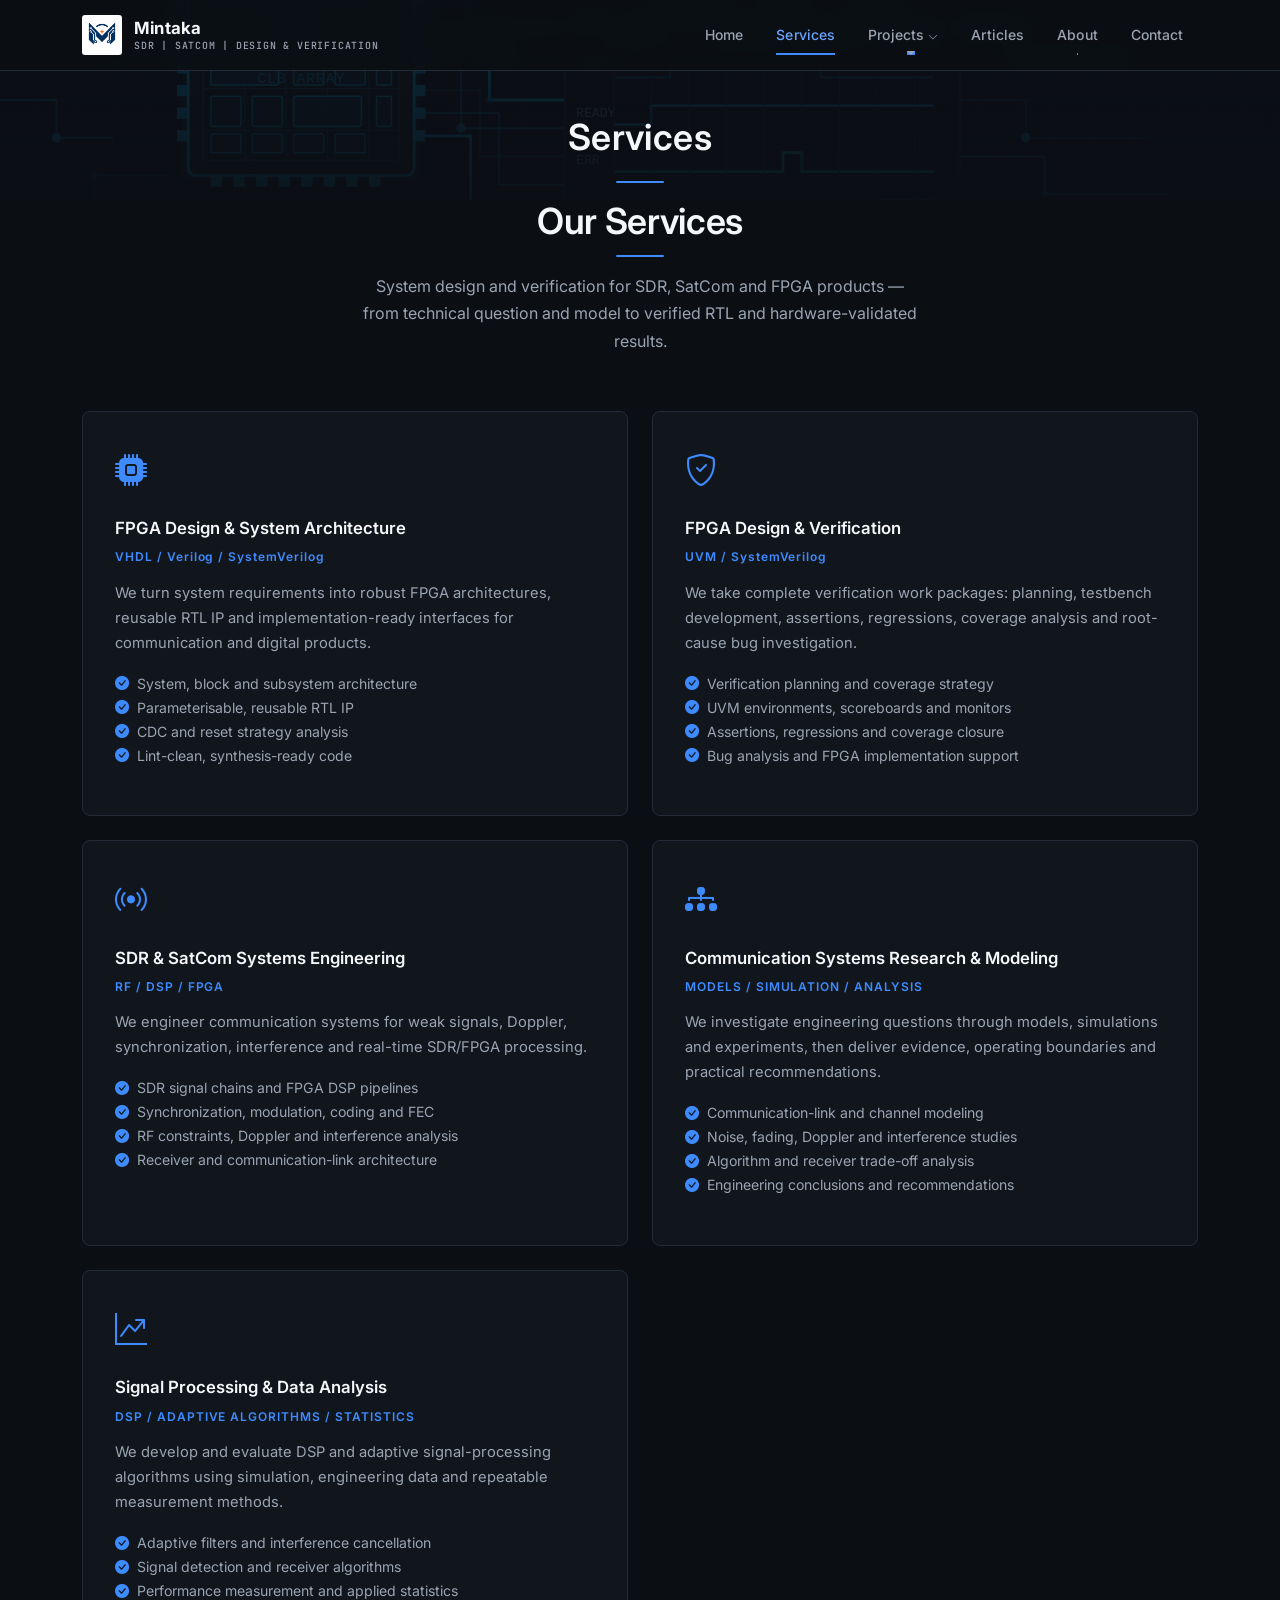
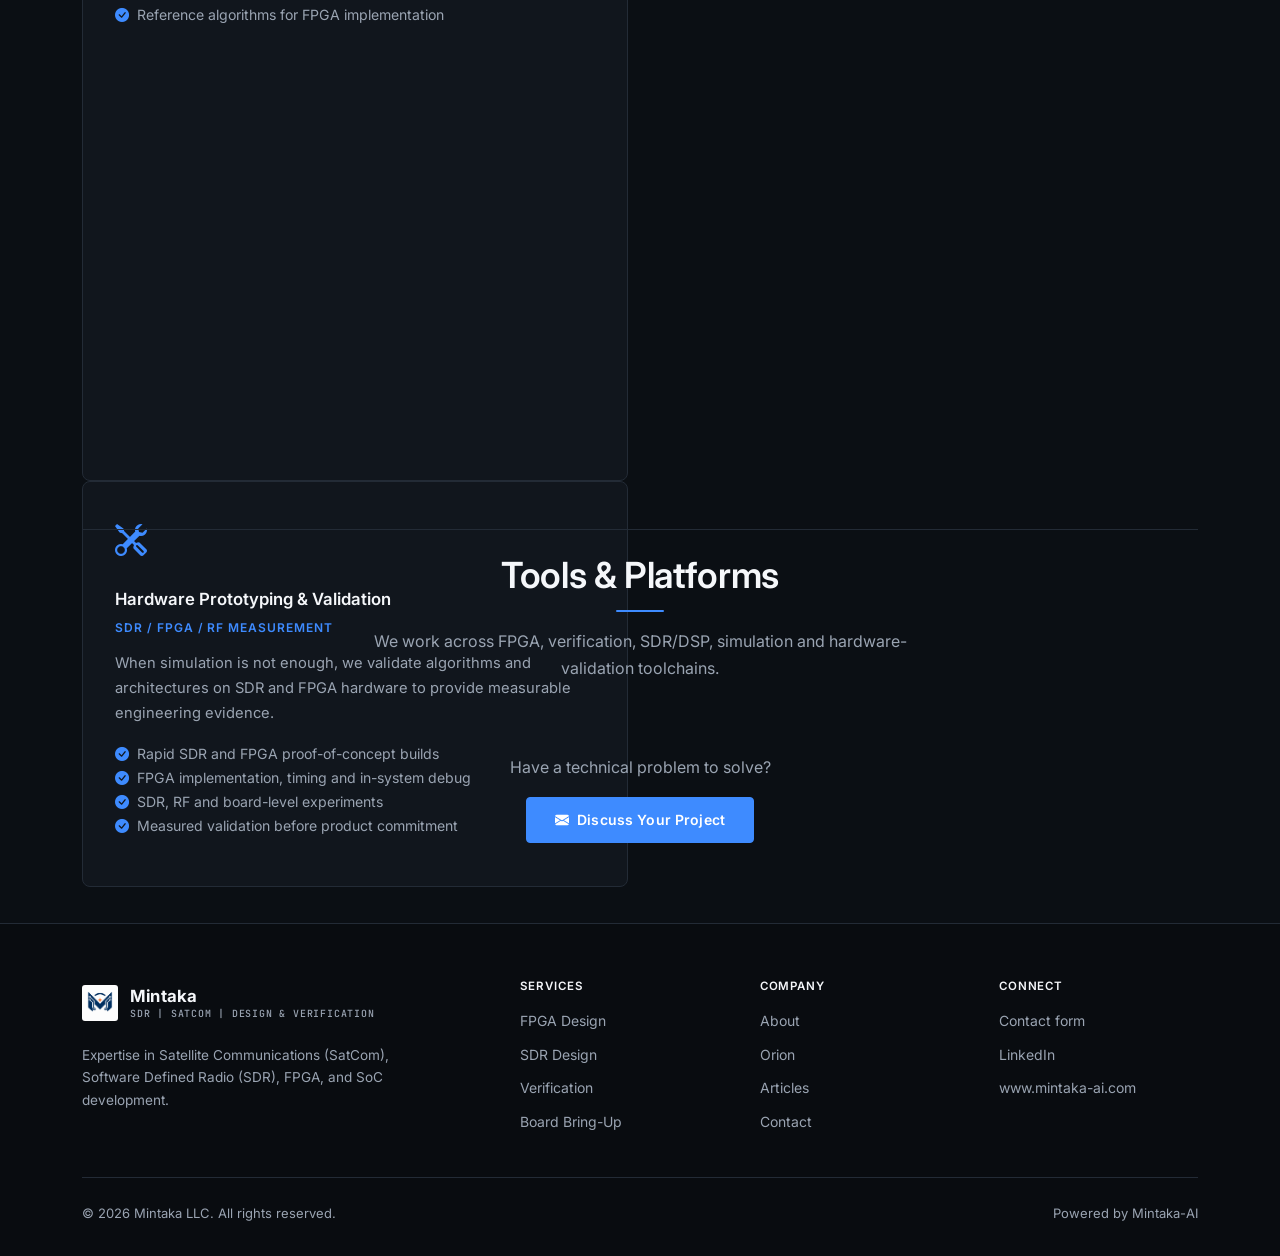
<file: services.html>
<!DOCTYPE html>
<html lang="en">
<head>
  <meta charset="UTF-8" />
  <link rel="icon" type="image/png" href="assets/images/icon2.png" />
  <meta name="viewport" content="width=device-width, initial-scale=1.0" />
  <meta name="description" content="Mintaka engineering services: FPGA design and verification, SDR and SatCom systems, communication-system research, signal processing, and hardware prototyping." />
  <title>Engineering Services | Mintaka LLC</title>

  <!-- Google Fonts -->
  <link rel="preconnect" href="https://fonts.googleapis.com" />
  <link rel="preconnect" href="https://fonts.gstatic.com" crossorigin />
  <link href="https://fonts.googleapis.com/css2?family=Inter:wght@400;500;600;700&family=JetBrains+Mono:wght@400;500&display=swap" rel="stylesheet" />
  <!-- Bootstrap 5 CSS -->
  <link href="https://cdn.jsdelivr.net/npm/bootstrap@5.3.3/dist/css/bootstrap.min.css" rel="stylesheet" />
  <!-- Bootstrap Icons -->
  <link href="https://cdn.jsdelivr.net/npm/bootstrap-icons@1.11.3/font/bootstrap-icons.min.css" rel="stylesheet" />
  <!-- Custom styles -->
  <link href="css/style.css" rel="stylesheet" />
</head>
<body>

  <!-- ===== NAVBAR ===== -->
  <nav class="navbar navbar-expand-lg fixed-top" aria-label="Main navigation">
    <div class="container">
      <a class="navbar-brand brand-lockup" href="index.html" aria-label="Mintaka LLC home">
        <span class="brand-copy">
          <span class="brand-name">Mintaka</span>
          <span class="brand-line">SDR | SatCom | Design &amp; Verification</span>
        </span>
      </a>

      <button class="navbar-toggler" type="button"
              data-bs-toggle="collapse" data-bs-target="#mainNav"
              aria-controls="mainNav" aria-expanded="false" aria-label="Toggle navigation">
        <span class="navbar-toggler-icon"></span>
      </button>

      <div class="collapse navbar-collapse" id="mainNav">
        <ul class="navbar-nav ms-auto align-items-lg-center gap-lg-1">
          <li class="nav-item"><a class="nav-link" href="index.html">Home</a></li>
          <li class="nav-item"><a class="nav-link active" href="services.html">Services</a></li>
          <li class="nav-item dropdown">
            <a class="nav-link dropdown-toggle" href="#" role="button" data-bs-toggle="dropdown" aria-expanded="false">Projects<i class="bi bi-chevron-down ms-1" aria-hidden="true"></i></a>
            <ul class="dropdown-menu">
              <li><a class="dropdown-item" href="orion.html">Orion</a></li>
            </ul>
          </li>
          <li class="nav-item"><a class="nav-link" href="articles.html">Articles</a></li>
          <li class="nav-item"><a class="nav-link" href="about.html">About</a></li>
          <li class="nav-item"><a class="nav-link" href="contact.html">Contact</a></li>
        </ul>
      </div>
    </div>
  </nav>

  <!-- ===== PAGE HEADER ===== -->
  <div class="services-section">

    <!-- Banner strip -->
    <div class="page-banner-strip" aria-hidden="true">
      <img src="assets/images/banner.svg" alt="" class="page-banner-strip-img" />
      <div class="page-banner-strip-overlay"></div>
      <div class="page-banner-strip-title">
        <span>Services</span>
      </div>
    </div>

    <div class="container">

      <div class="section-header reveal">
        <h2>Our Services</h2>
        <div class="section-divider"></div>
        <p>System design and verification for SDR, SatCom and FPGA products — from technical question and model to verified RTL and hardware-validated results.</p>
      </div>

      <!-- SERVICE CARDS -->
      <div class="row row-cols-1 row-cols-md-2 g-4 mb-5">

        <!-- FPGA Design & System Architecture -->
        <div class="col reveal">
          <div class="mint-card">
            <div class="card-body">
              <i class="bi bi-cpu-fill card-icon"></i>
              <h5 class="card-title">FPGA Design &amp; System Architecture</h5>
              <h6 class="text-primary-mint mb-3" style="font-family:var(--font-heading);font-size:.75rem;letter-spacing:.08em;">VHDL / Verilog / SystemVerilog</h6>
              <p class="card-text">
                We turn system requirements into robust FPGA architectures, reusable RTL IP and
                implementation-ready interfaces for communication and digital products.
              </p>
              <ul class="list-unstyled mt-3" style="color:var(--mint-text-muted);font-size:.88rem;">
                <li><i class="bi bi-check-circle-fill me-2 text-primary-mint"></i>System, block and subsystem architecture</li>
                <li><i class="bi bi-check-circle-fill me-2 text-primary-mint"></i>Parameterisable, reusable RTL IP</li>
                <li><i class="bi bi-check-circle-fill me-2 text-primary-mint"></i>CDC and reset strategy analysis</li>
                <li><i class="bi bi-check-circle-fill me-2 text-primary-mint"></i>Lint-clean, synthesis-ready code</li>
              </ul>
            </div>
          </div>
        </div>

        <!-- Functional Verification -->
        <div class="col reveal">
          <div class="mint-card">
            <div class="card-body">
              <i class="bi bi-shield-check card-icon"></i>
              <h5 class="card-title">FPGA Design &amp; Verification</h5>
              <h6 class="text-primary-mint mb-3" style="font-family:var(--font-heading);font-size:.75rem;letter-spacing:.08em;">UVM / SystemVerilog</h6>
              <p class="card-text">
                We take complete verification work packages: planning, testbench development,
                assertions, regressions, coverage analysis and root-cause bug investigation.
              </p>
              <ul class="list-unstyled mt-3" style="color:var(--mint-text-muted);font-size:.88rem;">
                <li><i class="bi bi-check-circle-fill me-2 text-primary-mint"></i>Verification planning and coverage strategy</li>
                <li><i class="bi bi-check-circle-fill me-2 text-primary-mint"></i>UVM environments, scoreboards and monitors</li>
                <li><i class="bi bi-check-circle-fill me-2 text-primary-mint"></i>Assertions, regressions and coverage closure</li>
                <li><i class="bi bi-check-circle-fill me-2 text-primary-mint"></i>Bug analysis and FPGA implementation support</li>
              </ul>
            </div>
          </div>
        </div>

        <!-- SDR & SatCom Systems Engineering -->
        <div class="col reveal">
          <div class="mint-card">
            <div class="card-body">
              <i class="bi bi-broadcast card-icon"></i>
              <h5 class="card-title">SDR &amp; SatCom Systems Engineering</h5>
              <h6 class="text-primary-mint mb-3" style="font-family:var(--font-heading);font-size:.75rem;letter-spacing:.08em;">RF / DSP / FPGA</h6>
              <p class="card-text">
                We engineer communication systems for weak signals, Doppler, synchronization,
                interference and real-time SDR/FPGA processing.
              </p>
              <ul class="list-unstyled mt-3" style="color:var(--mint-text-muted);font-size:.88rem;">
                <li><i class="bi bi-check-circle-fill me-2 text-primary-mint"></i>SDR signal chains and FPGA DSP pipelines</li>
                <li><i class="bi bi-check-circle-fill me-2 text-primary-mint"></i>Synchronization, modulation, coding and FEC</li>
                <li><i class="bi bi-check-circle-fill me-2 text-primary-mint"></i>RF constraints, Doppler and interference analysis</li>
                <li><i class="bi bi-check-circle-fill me-2 text-primary-mint"></i>Receiver and communication-link architecture</li>
              </ul>
            </div>
          </div>
        </div>

        <!-- Communication Systems Research & Modeling -->
        <div class="col reveal">
          <div class="mint-card">
            <div class="card-body">
              <i class="bi bi-diagram-3-fill card-icon"></i>
              <h5 class="card-title">Communication Systems Research &amp; Modeling</h5>
              <h6 class="text-primary-mint mb-3" style="font-family:var(--font-heading);font-size:.75rem;letter-spacing:.08em;">MODELS / SIMULATION / ANALYSIS</h6>
              <p class="card-text">
                We investigate engineering questions through models, simulations and experiments,
                then deliver evidence, operating boundaries and practical recommendations.
              </p>
              <ul class="list-unstyled mt-3" style="color:var(--mint-text-muted);font-size:.88rem;">
                <li><i class="bi bi-check-circle-fill me-2 text-primary-mint"></i>Communication-link and channel modeling</li>
                <li><i class="bi bi-check-circle-fill me-2 text-primary-mint"></i>Noise, fading, Doppler and interference studies</li>
                <li><i class="bi bi-check-circle-fill me-2 text-primary-mint"></i>Algorithm and receiver trade-off analysis</li>
                <li><i class="bi bi-check-circle-fill me-2 text-primary-mint"></i>Engineering conclusions and recommendations</li>
              </ul>
            </div>
          </div>
        </div>

        <!-- Signal Processing & Data Analysis -->
        <div class="col reveal">
          <div class="mint-card">
            <div class="card-body">
              <i class="bi bi-graph-up-arrow card-icon"></i>
              <h5 class="card-title">Signal Processing &amp; Data Analysis</h5>
              <h6 class="text-primary-mint mb-3" style="font-family:var(--font-heading);font-size:.75rem;letter-spacing:.08em;">DSP / ADAPTIVE ALGORITHMS / STATISTICS</h6>
              <p class="card-text">
                We develop and evaluate DSP and adaptive signal-processing algorithms using
                simulation, engineering data and repeatable measurement methods.
              </p>
              <ul class="list-unstyled mt-3" style="color:var(--mint-text-muted);font-size:.88rem;">
                <li><i class="bi bi-check-circle-fill me-2 text-primary-mint"></i>Adaptive filters and interference cancellation</li>
                <li><i class="bi bi-check-circle-fill me-2 text-primary-mint"></i>Signal detection and receiver algorithms</li>
                <li><i class="bi bi-check-circle-fill me-2 text-primary-mint"></i>Performance measurement and applied statistics</li>
                <li><i class="bi bi-check-circle-fill me-2 text-primary-mint"></i>Reference algorithms for FPGA implementation</li>
            </ul>
          </div>
        </div>

        <!-- Hardware Prototyping & Validation -->
        <div class="col reveal">
          <div class="mint-card">
            <div class="card-body">
              <i class="bi bi-tools card-icon"></i>
              <h5 class="card-title">Hardware Prototyping &amp; Validation</h5>
              <h6 class="text-primary-mint mb-3" style="font-family:var(--font-heading);font-size:.75rem;letter-spacing:.08em;">SDR / FPGA / RF MEASUREMENT</h6>
              <p class="card-text">
                When simulation is not enough, we validate algorithms and architectures on SDR and FPGA hardware to provide measurable engineering evidence.
              </p>
              <ul class="list-unstyled mt-3" style="color:var(--mint-text-muted);font-size:.88rem;">
                <li><i class="bi bi-check-circle-fill me-2 text-primary-mint"></i>Rapid SDR and FPGA proof-of-concept builds</li>
                <li><i class="bi bi-check-circle-fill me-2 text-primary-mint"></i>FPGA implementation, timing and in-system debug</li>
                <li><i class="bi bi-check-circle-fill me-2 text-primary-mint"></i>SDR, RF and board-level experiments</li>
                <li><i class="bi bi-check-circle-fill me-2 text-primary-mint"></i>Measured validation before product commitment</li>
              </ul>
            </div>
          </div>
        </div>
        </div>

      </div><!-- /row -->

      <!-- VENDORS & TOOLS -->
      <div class="reveal mt-5 pt-4" style="border-top:1px solid var(--mint-border);">
        <div class="section-header">
          <h2>Tools &amp; Platforms</h2>
          <div class="section-divider"></div>
          <p>We work across FPGA, verification, SDR/DSP, simulation and hardware-validation toolchains.</p>
        </div>
      </div>

      <!-- CTA -->
      <div class="text-center mt-5 pt-3 reveal">
        <p class="text-muted-mint mb-3">Have a technical problem to solve?</p>
        <a href="contact.html" class="btn btn-primary">
          <i class="bi bi-envelope-fill me-2"></i>Discuss Your Project
        </a>
      </div>

    </div>
  </div>

  <!-- ===== FOOTER ===== -->
  <footer class="site-footer"></footer>

  <!-- Bootstrap 5 JS Bundle -->
  <script src="https://cdn.jsdelivr.net/npm/bootstrap@5.3.3/dist/js/bootstrap.bundle.min.js"></script>
  <script src="js/layout.js"></script>
  <script src="js/main.js"></script>
</body>
</html>
</file>
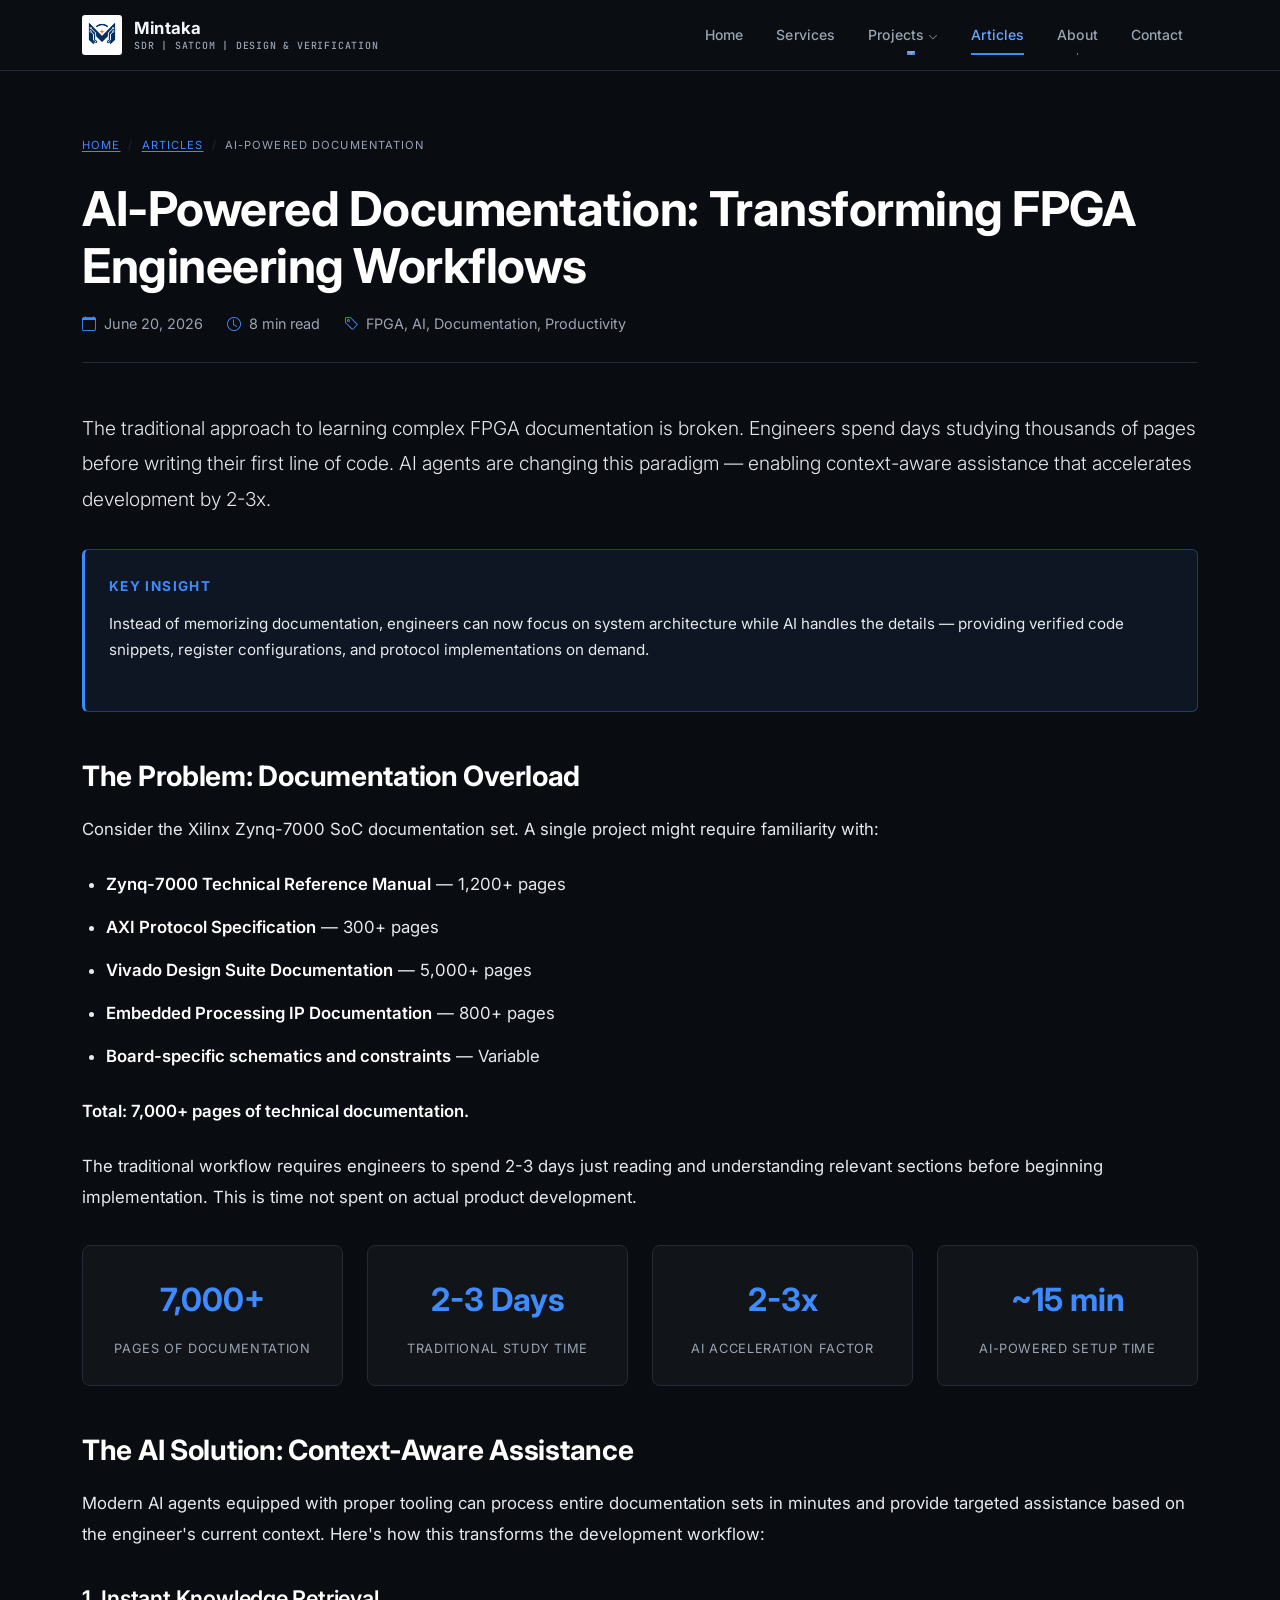
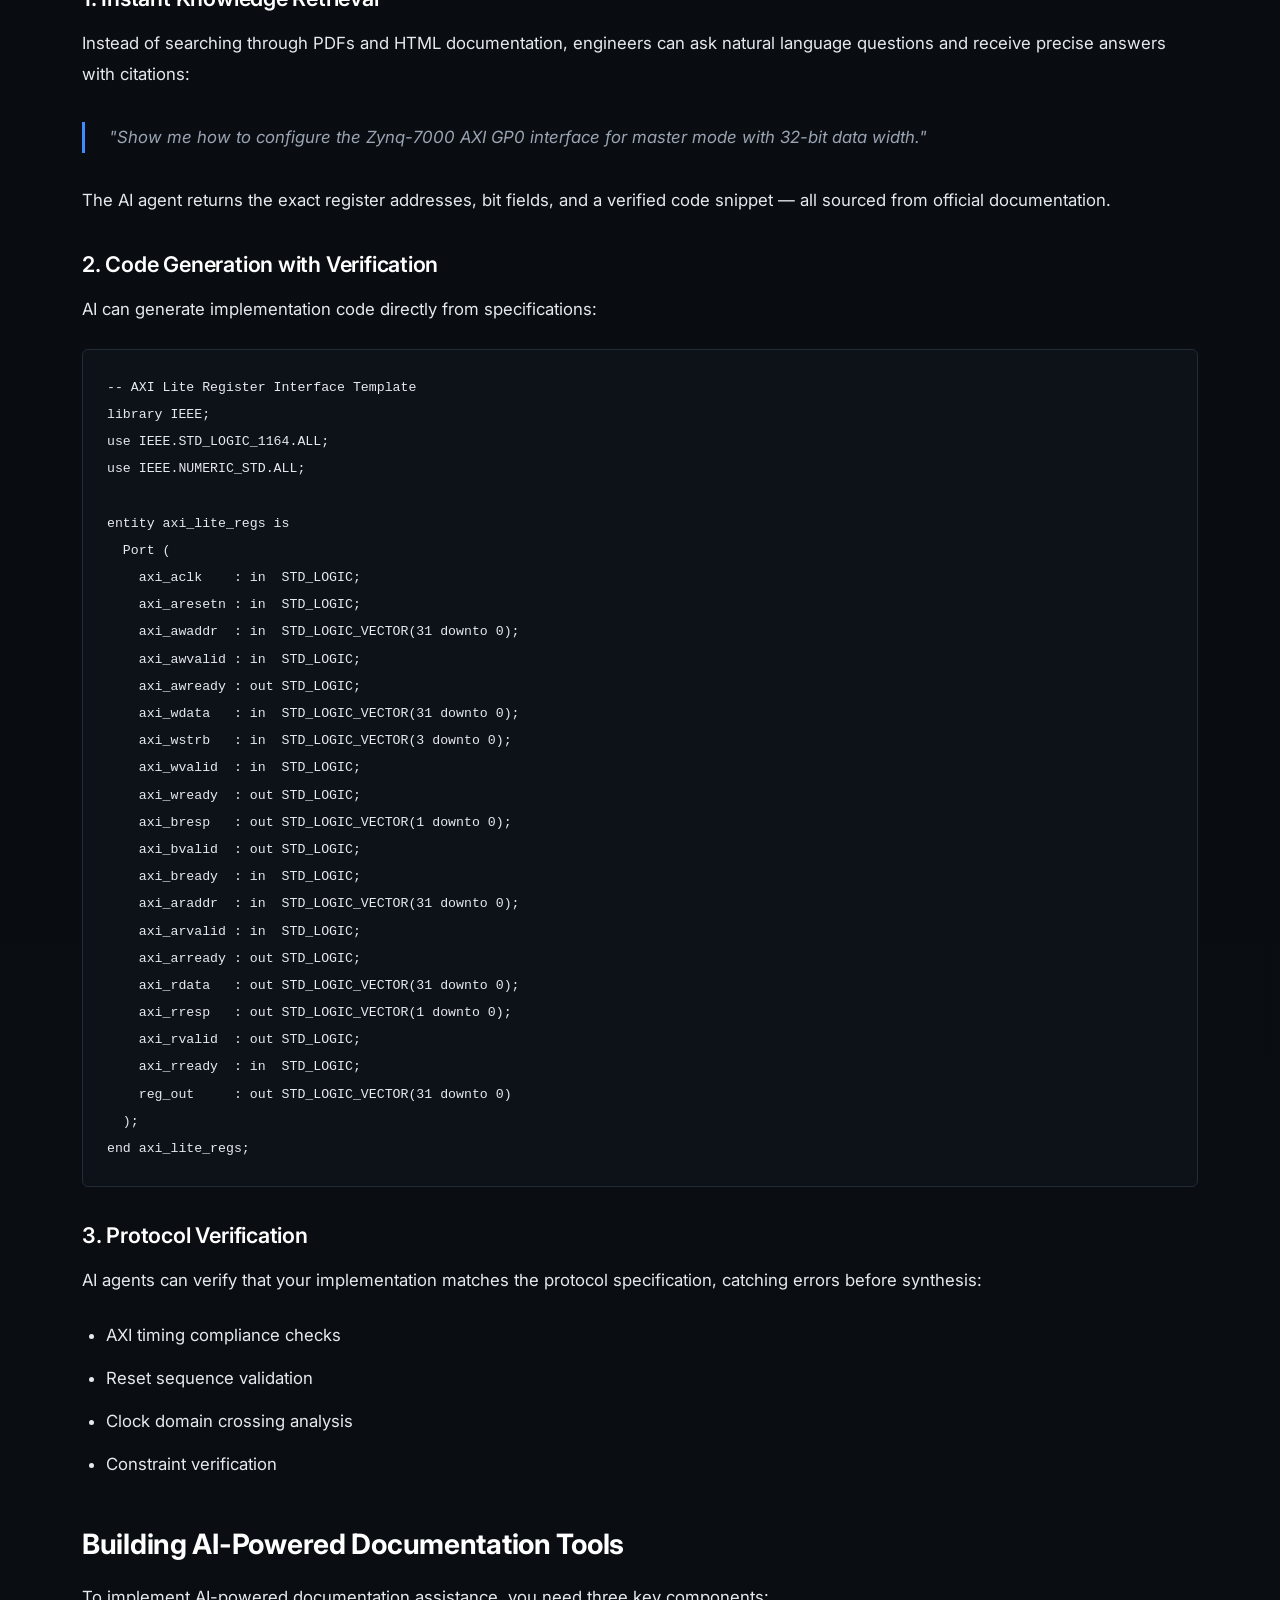
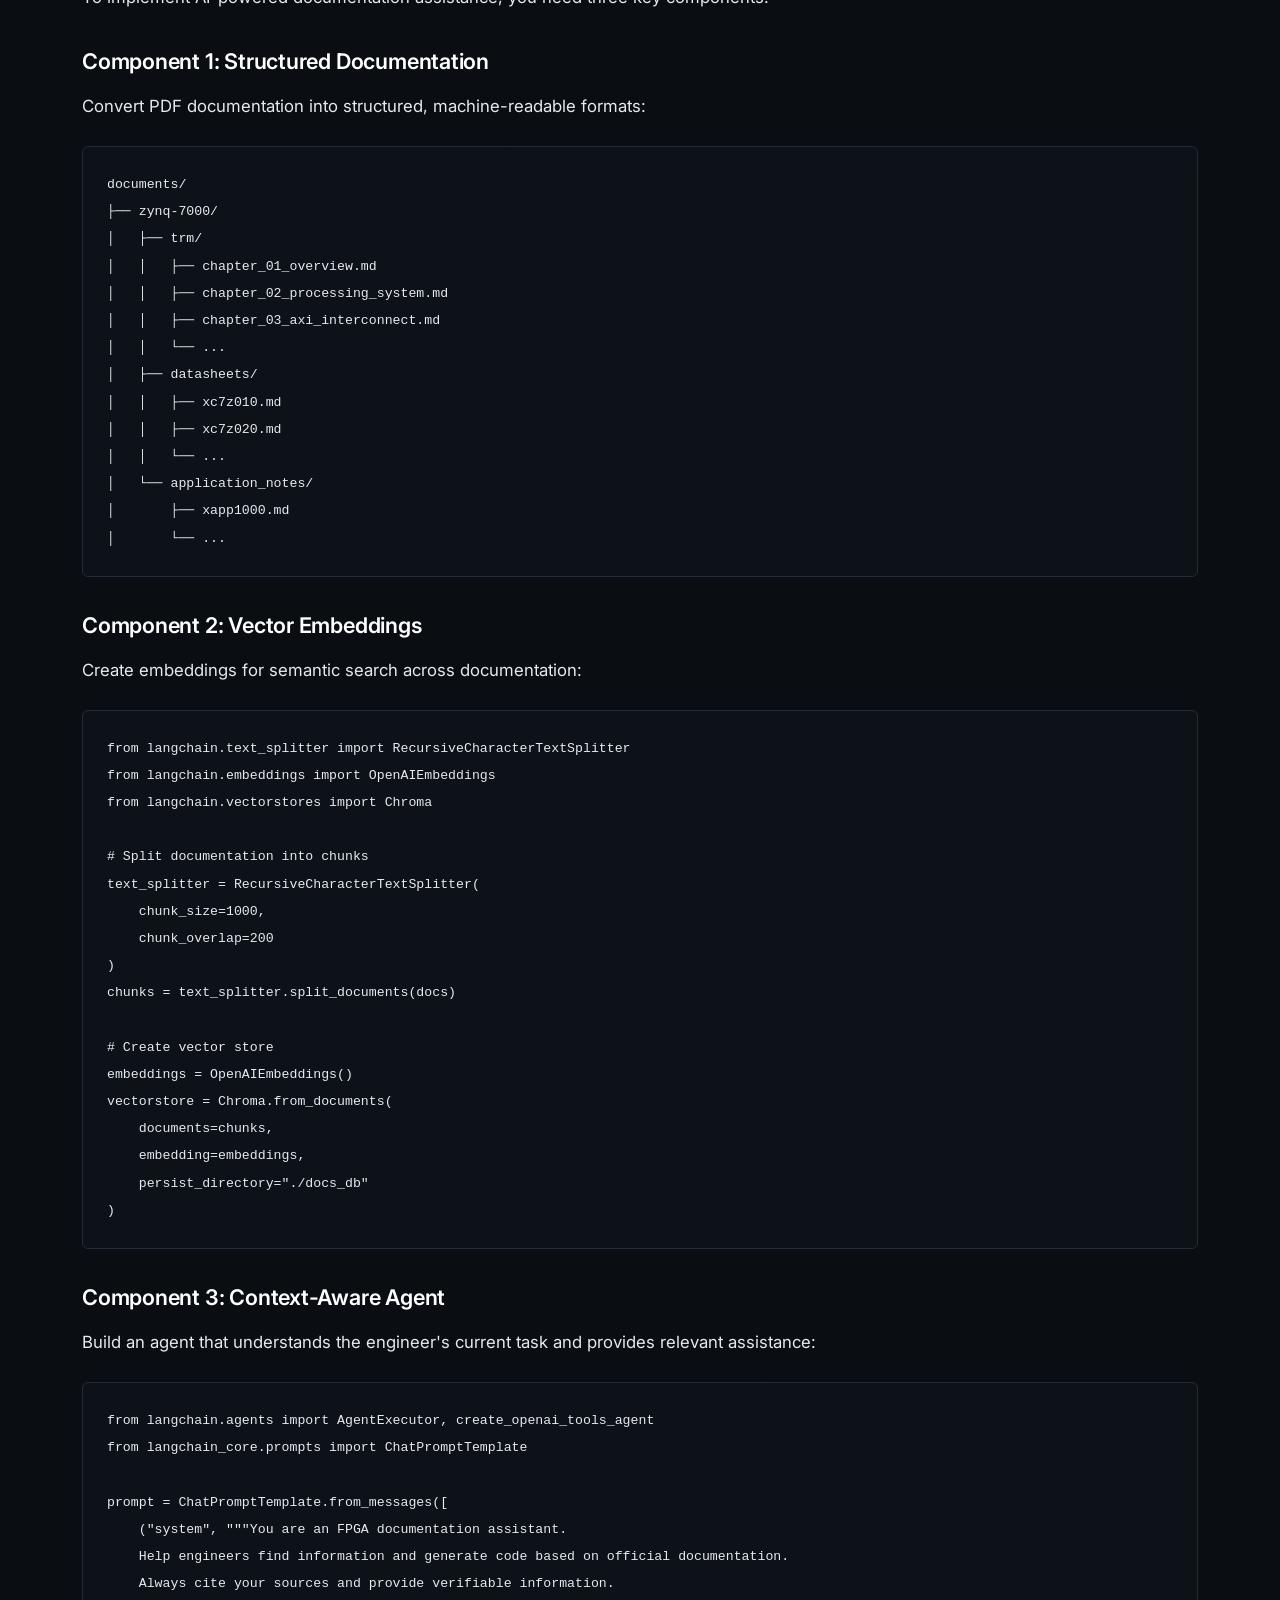
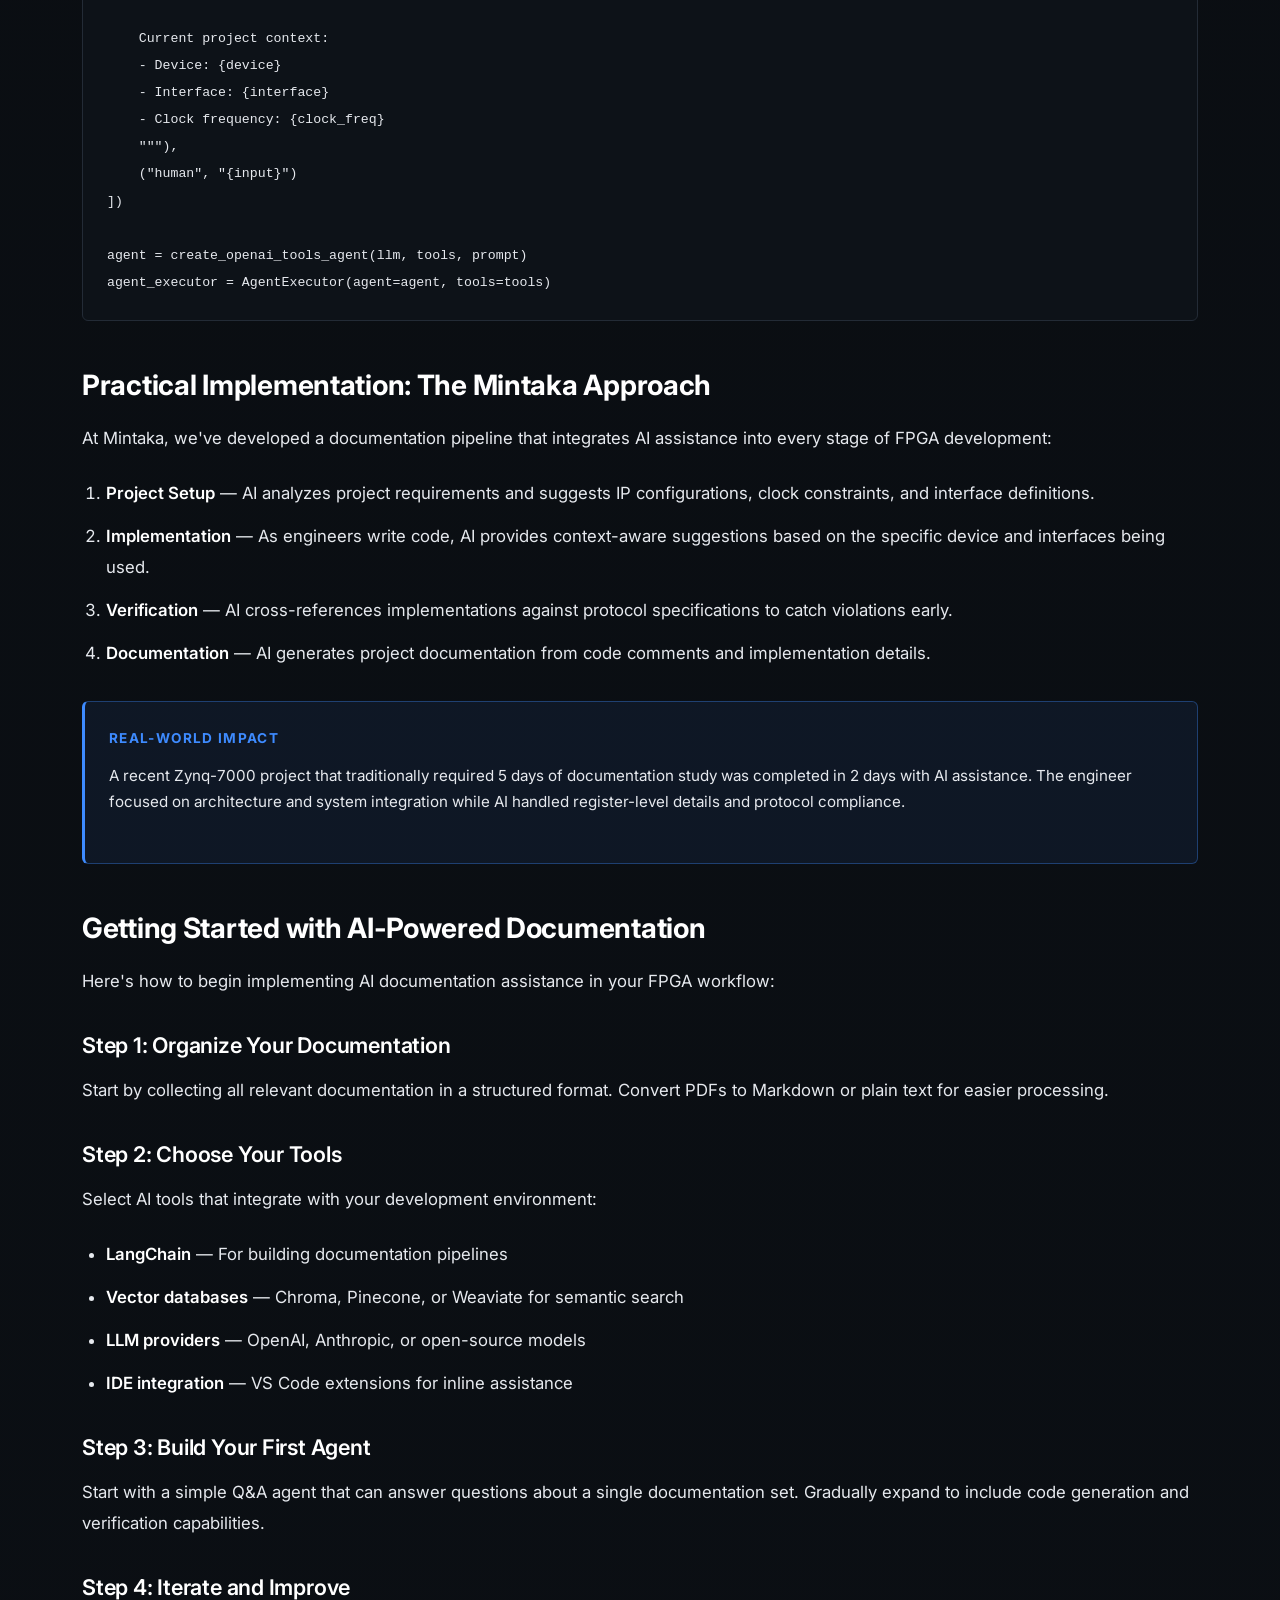
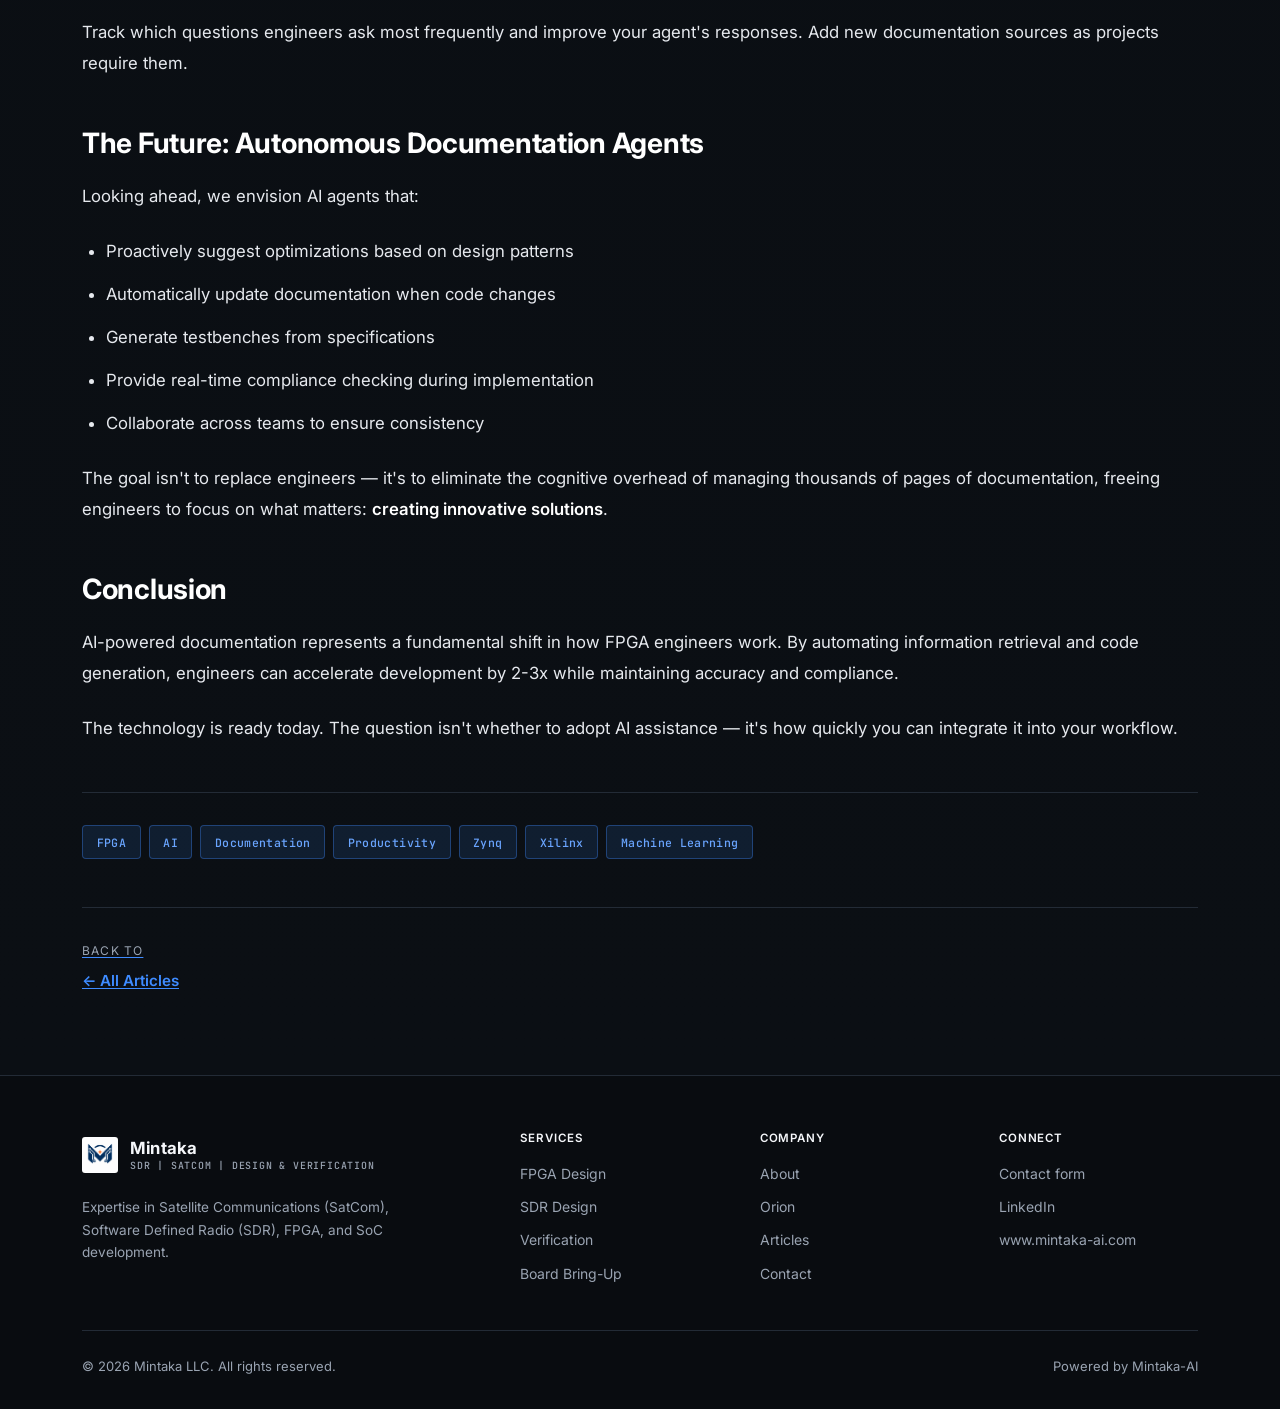
<file: articles/06202026/ai-documentation.html>
<!DOCTYPE html>
<html lang="en">
<head>
  <meta charset="UTF-8" />
  <meta name="viewport" content="width=device-width, initial-scale=1.0" />
  <meta name="description" content="How AI agents transform the way FPGA engineers consume technical documentation — from days of study to minutes of context-aware assistance." />
  <title>AI-Powered Documentation: Transforming FPGA Engineering — Mintaka LLC</title>

  <!-- Google Fonts -->
  <link rel="preconnect" href="https://fonts.googleapis.com" />
  <link rel="preconnect" href="https://fonts.gstatic.com" crossorigin />
  <link href="https://fonts.googleapis.com/css2?family=Inter:wght@400;500;600;700&family=JetBrains+Mono:wght@400;500&display=swap" rel="stylesheet" />
  <!-- Bootstrap 5 CSS -->
  <link href="https://cdn.jsdelivr.net/npm/bootstrap@5.3.3/dist/css/bootstrap.min.css" rel="stylesheet" />
  <!-- Bootstrap Icons -->
  <link href="https://cdn.jsdelivr.net/npm/bootstrap-icons@1.11.3/font/bootstrap-icons.min.css" rel="stylesheet" />
  <!-- Custom styles -->
  <link href="../../css/style.css" rel="stylesheet" />

  <style>
    .article-content-section {
      padding: 8rem 0 5rem;
      background: linear-gradient(180deg, var(--mint-bg-dark) 0%, var(--mint-bg) 100%);
      min-height: 100vh;
    }
    .article-header {
      margin-bottom: 3rem;
    }
    .article-breadcrumb {
      display: inline-flex;
      align-items: center;
      gap: 0.5rem;
      font-family: var(--font-heading);
      font-size: 0.7rem;
      letter-spacing: 0.1em;
      text-transform: uppercase;
      color: var(--mint-text-muted);
      margin-bottom: 1.5rem;
    }
    .article-breadcrumb a {
      color: var(--mint-primary);
    }
    .article-breadcrumb-sep {
      color: var(--mint-border);
    }
    .article-title {
      font-family: var(--font-heading);
      font-size: clamp(2rem, 4vw, 3rem);
      font-weight: 700;
      color: #ffffff;
      line-height: 1.2;
      margin-bottom: 1rem;
    }
    .article-meta {
      display: flex;
      flex-wrap: wrap;
      gap: 1.5rem;
      padding-bottom: 1.5rem;
      border-bottom: 1px solid var(--mint-border);
      margin-bottom: 2.5rem;
      font-size: 0.9rem;
      color: var(--mint-text-muted);
    }
    .article-meta-item {
      display: flex;
      align-items: center;
      gap: 0.5rem;
    }
    .article-meta-icon {
      color: var(--mint-primary);
    }
    .article-body {
      font-size: 1.05rem;
      line-height: 1.85;
      color: var(--mint-text);
    }
    .article-body h2 {
      font-family: var(--font-heading);
      font-size: 1.75rem;
      font-weight: 700;
      color: #ffffff;
      margin-top: 3rem;
      margin-bottom: 1.25rem;
    }
    .article-body h3 {
      font-family: var(--font-heading);
      font-size: 1.35rem;
      font-weight: 600;
      color: #ffffff;
      margin-top: 2.25rem;
      margin-bottom: 1rem;
    }
    .article-body p {
      margin-bottom: 1.5rem;
    }
    .article-body ul,
    .article-body ol {
      margin-bottom: 1.5rem;
      padding-left: 1.5rem;
    }
    .article-body li {
      margin-bottom: 0.75rem;
    }
    .article-body strong {
      color: #ffffff;
      font-weight: 600;
    }
    .article-body em {
      color: var(--mint-text-muted);
      font-style: italic;
    }
    .article-body blockquote {
      border-left: 3px solid var(--mint-primary);
      padding-left: 1.5rem;
      margin: 2rem 0;
      color: var(--mint-text-muted);
      font-style: italic;
    }
    .article-body pre {
      background: #0d1218;
      border: 1px solid var(--mint-border);
      border-radius: 6px;
      padding: 1.5rem;
      overflow-x: auto;
      margin: 1.5rem 0;
    }
    .article-body code {
      font-family: 'Courier New', monospace;
      font-size: 0.9em;
      color: var(--mint-accent);
    }
    .article-body pre code {
      color: var(--mint-text);
      background: none;
      padding: 0;
    }
    .article-body a {
      color: var(--mint-primary);
      text-decoration: underline;
      text-underline-offset: 2px;
    }
    .article-body a:hover {
      color: var(--mint-accent);
    }
    .article-body img {
      max-width: 100%;
      border-radius: 8px;
      border: 1px solid var(--mint-border);
      margin: 2rem 0;
    }
    .article-body table {
      width: 100%;
      border-collapse: collapse;
      margin: 2rem 0;
    }
    .article-body th,
    .article-body td {
      border: 1px solid var(--mint-border);
      padding: 1rem;
      text-align: left;
    }
    .article-body th {
      background: rgba(62,139,255,0.08);
      color: #ffffff;
      font-weight: 600;
    }
    .article-body tr:nth-child(even) {
      background: rgba(255, 255, 255, 0.02);
    }
    .article-tags {
      display: flex;
      flex-wrap: wrap;
      gap: 0.5rem;
      padding-top: 2rem;
      border-top: 1px solid var(--mint-border);
      margin-top: 3rem;
    }
    .article-tag {
      display: inline-block;
      padding: 0.35rem 0.85rem;
      border-radius: 4px;
      font-family: var(--font-mono);
      font-size: 0.72rem;
      font-weight: 500;
      letter-spacing: 0.03em;
      background: var(--mint-primary-soft);
      color: var(--mint-accent);
      border: 1px solid rgba(62,139,255,0.35);
    }
    .article-navigation {
      display: flex;
      justify-content: space-between;
      margin-top: 3rem;
      padding-top: 2rem;
      border-top: 1px solid var(--mint-border);
    }
    .article-nav-link {
      display: flex;
      flex-direction: column;
      gap: 0.25rem;
      max-width: 45%;
      text-decoration: none;
    }
    .article-nav-link.prev {
      align-items: flex-start;
    }
    .article-nav-link.next {
      align-items: flex-end;
      text-align: right;
    }
    .article-nav-label {
      font-size: 0.75rem;
      color: var(--mint-text-muted);
      text-transform: uppercase;
      letter-spacing: 0.1em;
    }
    .article-nav-title {
      font-family: var(--font-heading);
      font-size: 0.95rem;
      font-weight: 600;
      color: var(--mint-primary);
    }
    .article-nav-link:hover .article-nav-title {
      color: var(--mint-accent);
    }
    .highlight-box {
      background: rgba(62,139,255,0.08);
      border: 1px solid rgba(62,139,255,0.35);
      border-left: 3px solid var(--mint-primary);
      border-radius: 6px;
      padding: 1.5rem;
      margin: 2rem 0;
    }
    .highlight-box-title {
      font-family: var(--font-heading);
      font-size: 0.85rem;
      font-weight: 700;
      color: var(--mint-primary);
      text-transform: uppercase;
      letter-spacing: 0.1em;
      margin-bottom: 0.75rem;
    }
    .highlight-box-content {
      color: var(--mint-text);
      font-size: 0.95rem;
      line-height: 1.7;
      margin-bottom: 0;
    }
    .stat-grid {
      display: grid;
      grid-template-columns: repeat(auto-fit, minmax(150px, 1fr));
      gap: 1.5rem;
      margin: 2rem 0;
    }
    .stat-card {
      background: rgba(255, 255, 255, 0.03);
      border: 1px solid var(--mint-border);
      border-radius: 8px;
      padding: 1.5rem;
      text-align: center;
    }
    .stat-value {
      font-family: var(--font-heading);
      font-size: 2rem;
      font-weight: 700;
      color: var(--mint-primary);
      margin-bottom: 0.5rem;
    }
    .stat-label {
      font-size: 0.8rem;
      color: var(--mint-text-muted);
      text-transform: uppercase;
      letter-spacing: 0.05em;
    }
  </style>
</head>
<body>

  <!-- ===== NAVBAR ===== -->
  <nav class="navbar navbar-expand-lg fixed-top" aria-label="Main navigation">
    <div class="container">
      <a class="navbar-brand brand-lockup" href="../../index.html" aria-label="Mintaka LLC home">
        <span class="brand-copy">
          <span class="brand-name">Mintaka</span>
          <span class="brand-line">FPGA | Design | Verification</span>
        </span>
      </a>

      <button class="navbar-toggler" type="button"
              data-bs-toggle="collapse" data-bs-target="#mainNav"
              aria-controls="mainNav" aria-expanded="false" aria-label="Toggle navigation">
        <span class="navbar-toggler-icon"></span>
      </button>

      <div class="collapse navbar-collapse" id="mainNav">
        <ul class="navbar-nav ms-auto align-items-lg-center gap-lg-1">
          <li class="nav-item"><a class="nav-link" href="../../index.html">Home</a></li>
          <li class="nav-item"><a class="nav-link" href="../../services.html">Services</a></li>
          <li class="nav-item dropdown">
            <a class="nav-link dropdown-toggle" href="#" role="button" data-bs-toggle="dropdown" aria-expanded="false">Projects<i class="bi bi-chevron-down ms-1" aria-hidden="true"></i></a>
            <ul class="dropdown-menu">
              <li><a class="dropdown-item" href="../../orion.html">Orion</a></li>
            </ul>
          </li>
          <li class="nav-item"><a class="nav-link active" href="../../articles.html">Articles</a></li>
          <li class="nav-item"><a class="nav-link" href="../../about.html">About</a></li>
          <li class="nav-item"><a class="nav-link" href="../../contact.html">Contact</a></li>
        </ul>
      </div>
    </div>
  </nav>

  <!-- ===== ARTICLE CONTENT ===== -->
  <section class="article-content-section">
    <div class="container">
      <article class="article-body">
        
        <!-- Header -->
        <header class="article-header">
          <nav class="article-breadcrumb" aria-label="Breadcrumb">
            <a href="../../index.html">Home</a>
            <span class="article-breadcrumb-sep">/</span>
            <a href="../../articles.html">Articles</a>
            <span class="article-breadcrumb-sep">/</span>
            <span>AI-Powered Documentation</span>
          </nav>
          
          <h1 class="article-title">AI-Powered Documentation: Transforming FPGA Engineering Workflows</h1>
          
          <div class="article-meta">
            <div class="article-meta-item">
              <i class="bi bi-calendar article-meta-icon"></i>
              <span>June 20, 2026</span>
            </div>
            <div class="article-meta-item">
              <i class="bi bi-clock article-meta-icon"></i>
              <span>8 min read</span>
            </div>
            <div class="article-meta-item">
              <i class="bi bi-tag article-meta-icon"></i>
              <span>FPGA, AI, Documentation, Productivity</span>
            </div>
          </div>
        </header>

        <!-- Introduction -->
        <p class="lead" style="font-size: 1.2rem; color: var(--mint-text);">
          The traditional approach to learning complex FPGA documentation is broken. Engineers spend days 
          studying thousands of pages before writing their first line of code. AI agents are changing this 
          paradigm — enabling context-aware assistance that accelerates development by 2-3x.
        </p>

        <div class="highlight-box">
          <div class="highlight-box-title">Key Insight</div>
          <p class="highlight-box-content">
            Instead of memorizing documentation, engineers can now focus on system architecture while AI 
            handles the details — providing verified code snippets, register configurations, and protocol 
            implementations on demand.
          </p>
        </div>

        <!-- Main Content -->
        <h2>The Problem: Documentation Overload</h2>
        
        <p>
          Consider the Xilinx Zynq-7000 SoC documentation set. A single project might require familiarity with:
        </p>

        <ul>
          <li><strong>Zynq-7000 Technical Reference Manual</strong> — 1,200+ pages</li>
          <li><strong>AXI Protocol Specification</strong> — 300+ pages</li>
          <li><strong>Vivado Design Suite Documentation</strong> — 5,000+ pages</li>
          <li><strong>Embedded Processing IP Documentation</strong> — 800+ pages</li>
          <li><strong>Board-specific schematics and constraints</strong> — Variable</li>
        </ul>

        <p>
          <strong>Total: 7,000+ pages of technical documentation.</strong>
        </p>

        <p>
          The traditional workflow requires engineers to spend 2-3 days just reading and understanding 
          relevant sections before beginning implementation. This is time not spent on actual product development.
        </p>

        <div class="stat-grid">
          <div class="stat-card">
            <div class="stat-value">7,000+</div>
            <div class="stat-label">Pages of Documentation</div>
          </div>
          <div class="stat-card">
            <div class="stat-value">2-3 Days</div>
            <div class="stat-label">Traditional Study Time</div>
          </div>
          <div class="stat-card">
            <div class="stat-value">2-3x</div>
            <div class="stat-label">AI Acceleration Factor</div>
          </div>
          <div class="stat-card">
            <div class="stat-value">~15 min</div>
            <div class="stat-label">AI-Powered Setup Time</div>
          </div>
        </div>

        <h2>The AI Solution: Context-Aware Assistance</h2>

        <p>
          Modern AI agents equipped with proper tooling can process entire documentation sets in minutes 
          and provide targeted assistance based on the engineer's current context. Here's how this transforms 
          the development workflow:
        </p>

        <h3>1. Instant Knowledge Retrieval</h3>
        
        <p>
          Instead of searching through PDFs and HTML documentation, engineers can ask natural language 
          questions and receive precise answers with citations:
        </p>

        <blockquote>
          "Show me how to configure the Zynq-7000 AXI GP0 interface for master mode with 32-bit data width."
        </blockquote>

        <p>
          The AI agent returns the exact register addresses, bit fields, and a verified code snippet — 
          all sourced from official documentation.
        </p>

        <h3>2. Code Generation with Verification</h3>

        <p>
          AI can generate implementation code directly from specifications:
        </p>

        <pre><code>-- AXI Lite Register Interface Template
library IEEE;
use IEEE.STD_LOGIC_1164.ALL;
use IEEE.NUMERIC_STD.ALL;

entity axi_lite_regs is
  Port (
    axi_aclk    : in  STD_LOGIC;
    axi_aresetn : in  STD_LOGIC;
    axi_awaddr  : in  STD_LOGIC_VECTOR(31 downto 0);
    axi_awvalid : in  STD_LOGIC;
    axi_awready : out STD_LOGIC;
    axi_wdata   : in  STD_LOGIC_VECTOR(31 downto 0);
    axi_wstrb   : in  STD_LOGIC_VECTOR(3 downto 0);
    axi_wvalid  : in  STD_LOGIC;
    axi_wready  : out STD_LOGIC;
    axi_bresp   : out STD_LOGIC_VECTOR(1 downto 0);
    axi_bvalid  : out STD_LOGIC;
    axi_bready  : in  STD_LOGIC;
    axi_araddr  : in  STD_LOGIC_VECTOR(31 downto 0);
    axi_arvalid : in  STD_LOGIC;
    axi_arready : out STD_LOGIC;
    axi_rdata   : out STD_LOGIC_VECTOR(31 downto 0);
    axi_rresp   : out STD_LOGIC_VECTOR(1 downto 0);
    axi_rvalid  : out STD_LOGIC;
    axi_rready  : in  STD_LOGIC;
    reg_out     : out STD_LOGIC_VECTOR(31 downto 0)
  );
end axi_lite_regs;
</code></pre>

        <h3>3. Protocol Verification</h3>

        <p>
          AI agents can verify that your implementation matches the protocol specification, catching errors 
          before synthesis:
        </p>

        <ul>
          <li>AXI timing compliance checks</li>
          <li>Reset sequence validation</li>
          <li>Clock domain crossing analysis</li>
          <li>Constraint verification</li>
        </ul>

        <h2>Building AI-Powered Documentation Tools</h2>

        <p>
          To implement AI-powered documentation assistance, you need three key components:
        </p>

        <h3>Component 1: Structured Documentation</h3>

        <p>
          Convert PDF documentation into structured, machine-readable formats:
        </p>

        <pre><code>documents/
├── zynq-7000/
│   ├── trm/
│   │   ├── chapter_01_overview.md
│   │   ├── chapter_02_processing_system.md
│   │   ├── chapter_03_axi_interconnect.md
│   │   └── ...
│   ├── datasheets/
│   │   ├── xc7z010.md
│   │   ├── xc7z020.md
│   │   └── ...
│   └── application_notes/
│       ├── xapp1000.md
│       └── ...
</code></pre>

        <h3>Component 2: Vector Embeddings</h3>

        <p>
          Create embeddings for semantic search across documentation:
        </p>

        <pre><code>from langchain.text_splitter import RecursiveCharacterTextSplitter
from langchain.embeddings import OpenAIEmbeddings
from langchain.vectorstores import Chroma

# Split documentation into chunks
text_splitter = RecursiveCharacterTextSplitter(
    chunk_size=1000,
    chunk_overlap=200
)
chunks = text_splitter.split_documents(docs)

# Create vector store
embeddings = OpenAIEmbeddings()
vectorstore = Chroma.from_documents(
    documents=chunks,
    embedding=embeddings,
    persist_directory="./docs_db"
)
</code></pre>

        <h3>Component 3: Context-Aware Agent</h3>

        <p>
          Build an agent that understands the engineer's current task and provides relevant assistance:
        </p>

        <pre><code>from langchain.agents import AgentExecutor, create_openai_tools_agent
from langchain_core.prompts import ChatPromptTemplate

prompt = ChatPromptTemplate.from_messages([
    ("system", """You are an FPGA documentation assistant. 
    Help engineers find information and generate code based on official documentation.
    Always cite your sources and provide verifiable information.
    
    Current project context:
    - Device: {device}
    - Interface: {interface}
    - Clock frequency: {clock_freq}
    """),
    ("human", "{input}")
])

agent = create_openai_tools_agent(llm, tools, prompt)
agent_executor = AgentExecutor(agent=agent, tools=tools)
</code></pre>

        <h2>Practical Implementation: The Mintaka Approach</h2>

        <p>
          At Mintaka, we've developed a documentation pipeline that integrates AI assistance into every 
          stage of FPGA development:
        </p>

        <ol>
          <li>
            <strong>Project Setup</strong> — AI analyzes project requirements and suggests IP configurations, 
            clock constraints, and interface definitions.
          </li>
          <li>
            <strong>Implementation</strong> — As engineers write code, AI provides context-aware suggestions 
            based on the specific device and interfaces being used.
          </li>
          <li>
            <strong>Verification</strong> — AI cross-references implementations against protocol specifications 
            to catch violations early.
          </li>
          <li>
            <strong>Documentation</strong> — AI generates project documentation from code comments and 
            implementation details.
          </li>
        </ol>

        <div class="highlight-box">
          <div class="highlight-box-title">Real-World Impact</div>
          <p class="highlight-box-content">
            A recent Zynq-7000 project that traditionally required 5 days of documentation study was completed 
            in 2 days with AI assistance. The engineer focused on architecture and system integration while 
            AI handled register-level details and protocol compliance.
          </p>
        </div>

        <h2>Getting Started with AI-Powered Documentation</h2>

        <p>
          Here's how to begin implementing AI documentation assistance in your FPGA workflow:
        </p>

        <h3>Step 1: Organize Your Documentation</h3>
        
        <p>
          Start by collecting all relevant documentation in a structured format. Convert PDFs to Markdown 
          or plain text for easier processing.
        </p>

        <h3>Step 2: Choose Your Tools</h3>

        <p>
          Select AI tools that integrate with your development environment:
        </p>

        <ul>
          <li><strong>LangChain</strong> — For building documentation pipelines</li>
          <li><strong>Vector databases</strong> — Chroma, Pinecone, or Weaviate for semantic search</li>
          <li><strong>LLM providers</strong> — OpenAI, Anthropic, or open-source models</li>
          <li><strong>IDE integration</strong> — VS Code extensions for inline assistance</li>
        </ul>

        <h3>Step 3: Build Your First Agent</h3>

        <p>
          Start with a simple Q&A agent that can answer questions about a single documentation set. 
          Gradually expand to include code generation and verification capabilities.
        </p>

        <h3>Step 4: Iterate and Improve</h3>

        <p>
          Track which questions engineers ask most frequently and improve your agent's responses. 
          Add new documentation sources as projects require them.
        </p>

        <h2>The Future: Autonomous Documentation Agents</h2>

        <p>
          Looking ahead, we envision AI agents that:
        </p>

        <ul>
          <li>Proactively suggest optimizations based on design patterns</li>
          <li>Automatically update documentation when code changes</li>
          <li>Generate testbenches from specifications</li>
          <li>Provide real-time compliance checking during implementation</li>
          <li>Collaborate across teams to ensure consistency</li>
        </ul>

        <p>
          The goal isn't to replace engineers — it's to eliminate the cognitive overhead of managing 
          thousands of pages of documentation, freeing engineers to focus on what matters: 
          <strong>creating innovative solutions</strong>.
        </p>

        <h2>Conclusion</h2>

        <p>
          AI-powered documentation represents a fundamental shift in how FPGA engineers work. By 
          automating information retrieval and code generation, engineers can accelerate development 
          by 2-3x while maintaining accuracy and compliance.
        </p>

        <p>
          The technology is ready today. The question isn't whether to adopt AI assistance — it's 
          how quickly you can integrate it into your workflow.
        </p>

        <!-- Tags -->
        <div class="article-tags">
          <span class="article-tag">FPGA</span>
          <span class="article-tag">AI</span>
          <span class="article-tag">Documentation</span>
          <span class="article-tag">Productivity</span>
          <span class="article-tag">Zynq</span>
          <span class="article-tag">Xilinx</span>
          <span class="article-tag">Machine Learning</span>
        </div>

        <!-- Article Navigation -->
        <nav class="article-navigation" aria-label="Article navigation">
          <a href="../../articles.html" class="article-nav-link prev">
            <span class="article-nav-label">Back to</span>
            <span class="article-nav-title">← All Articles</span>
          </a>
          <!-- Next article link (placeholder for future articles) -->
          <span></span>
        </nav>

      </article>
    </div>
  </section>

  <!-- ===== FOOTER ===== -->
  <footer class="site-footer"></footer>

  <!-- Bootstrap 5 JS Bundle -->
  <script src="https://cdn.jsdelivr.net/npm/bootstrap@5.3.3/dist/js/bootstrap.bundle.min.js"></script>
  <script src="../../js/layout.js"></script>
  <script src="../../js/main.js"></script>
</body>
</html>
</file>
<file: css/style.css>
/* ============================================================
   Mintaka LLC — Custom Theme (Bootstrap 5 overrides)
   Enterprise Dark — restrained, high-contrast, engineering-grade
   ============================================================ */


/* ---------- CSS Variables ---------- */
:root {
  --mint-bg:          #0b0f14;
  --mint-bg-card:     #11161d;
  --mint-bg-elevated: #161c25;
  --mint-bg-nav:      rgba(11, 15, 20, 0.88);
  --mint-bg-dark:     #090c10;  /* legacy alias: darker gradient stop */
  --mint-primary:     #3e8bff;
  --mint-primary-soft: rgba(62, 139, 255, 0.12);
  --mint-primary-glow: rgba(62, 139, 255, 0.18); /* focus ring */
  --mint-secondary:   #2f7ae5;
  --mint-text:        #e6e9ee;
  --mint-text-muted:  #9aa4b2;
  --mint-border:      #232b36;
  --mint-border-strong: #2e3947;
  --mint-accent:      #6aa5ff;
  --font-heading:     'Inter', sans-serif;
  --font-body:        'Inter', sans-serif;
  --font-mono:        'JetBrains Mono', monospace;
  --font-orbitron:    var(--font-heading); /* legacy alias */
  --shadow-card:      0 1px 2px rgba(0, 0, 0, 0.4), 0 8px 24px rgba(0, 0, 0, 0.35);
  --shadow-card-hover: 0 2px 4px rgba(0, 0, 0, 0.4), 0 12px 32px rgba(0, 0, 0, 0.45);
  --transition:       0.2s ease;
}

/* ---------- Base ---------- */
*, *::before, *::after { box-sizing: border-box; }

html { scroll-behavior: smooth; }

body {
  background-color: var(--mint-bg);
  color: var(--mint-text);
  font-family: var(--font-body);
  font-size: 1rem;
  line-height: 1.7;
  min-height: 100vh;
  -webkit-font-smoothing: antialiased;
}

h1, h2, h3, h4, h5, h6 {
  font-family: var(--font-heading);
  font-weight: 600;
  color: #f5f7fa;
  letter-spacing: -0.01em;
}

a {
  color: var(--mint-accent);
  text-decoration: none;
  transition: color var(--transition);
}
a:hover { color: #8fbcff; }

/* ---------- Navbar ---------- */
.navbar {
  background: var(--mint-bg-nav) !important;
  backdrop-filter: blur(10px);
  -webkit-backdrop-filter: blur(10px);
  border-bottom: 1px solid var(--mint-border);
  padding: 0.6rem 1.5rem;
  transition: background var(--transition);
}

.brand-lockup {
  display: inline-flex;
  align-items: center;
  min-width: 0;
  padding: 0.35rem 0;
  gap: 0.75rem;
}

.brand-logo {
  height: 40px;
  width: 40px;
  object-fit: contain;
  border-radius: 3px;
}

.brand-copy {
  display: flex;
  flex-direction: column;
  gap: 0.1rem;
  line-height: 1.15;
}
.brand-name {
  color: #f5f7fa;
  font-family: var(--font-heading);
  font-size: 1.05rem;
  font-weight: 700;
  letter-spacing: 0.01em;
}
.brand-line {
  color: var(--mint-text-muted);
  font-family: var(--font-mono);
  font-size: 0.62rem;
  font-weight: 500;
  letter-spacing: 0.08em;
  text-transform: uppercase;
}

.nav-link {
  color: var(--mint-text-muted) !important;
  font-family: var(--font-body);
  font-size: 0.875rem;
  font-weight: 500;
  letter-spacing: 0.01em;
  text-transform: none;
  padding: 0.5rem 0.9rem !important;
  position: relative;
  transition: color var(--transition);
}
.nav-link::after {
  content: '';
  position: absolute;
  bottom: 0; left: 50%; right: 50%;
  height: 2px;
  background: var(--mint-primary);
  transition: left var(--transition), right var(--transition);
}
.nav-link:hover { color: #f5f7fa !important; }
.nav-link.active { color: var(--mint-accent) !important; }
.nav-link:hover::after,
.nav-link.active::after {
  left: 0.9rem; right: 0.9rem;
}

/* ---------- Navbar dropdown (Projects) ---------- */
.navbar .dropdown-menu {
  background: var(--mint-bg-elevated);
  border: 1px solid var(--mint-border-strong);
  border-radius: 0.5rem;
  box-shadow: var(--shadow-card);
  padding: 0.4rem;
  margin-top: 0.4rem;
}
.navbar .dropdown-item {
  color: var(--mint-text-muted);
  font-family: var(--font-body);
  font-size: 0.875rem;
  font-weight: 500;
  padding: 0.45rem 0.9rem;
  border-radius: 0.35rem;
  transition: color var(--transition), background-color var(--transition);
}
.navbar .dropdown-item:hover,
.navbar .dropdown-item:focus {
  color: #f5f7fa;
  background: var(--mint-primary-soft);
}
.navbar .dropdown-item.active {
  color: var(--mint-accent);
  background: var(--mint-primary-soft);
}
.navbar .dropdown-toggle .bi-chevron-down {
  font-size: 0.7em;
  transition: transform var(--transition);
}
.navbar .dropdown-toggle[aria-expanded="true"] .bi-chevron-down {
  transform: rotate(180deg);
}

.navbar-toggler {
  border-color: var(--mint-border-strong);
}
.navbar-toggler-icon {
  background-image: url("data:image/svg+xml,%3csvg xmlns='http://www.w3.org/2000/svg' viewBox='0 0 30 30'%3e%3cpath stroke='rgba(230,233,238,0.85)' stroke-linecap='round' stroke-miterlimit='10' stroke-width='2' d='M4 7h22M4 15h22M4 23h22'/%3e%3c/svg%3e");
}

/* ---------- Hero Section ---------- */
.hero-section {
  min-height: 100vh;
  position: relative;
  overflow: hidden;
  display: flex;
  flex-direction: column;
  justify-content: center;
}

/* Right-side visual */
.hero-visual {
  position: absolute;
  top: 50%;
  right: -60px;
  transform: translateY(-50%);
  width: 55%;
  max-width: 700px;
  pointer-events: none;
  z-index: 0;
}
.hero-visual-img {
  width: 100%;
  opacity: 0.3;
  mix-blend-mode: screen;
  mask-image: linear-gradient(to right, transparent 0%, rgba(0,0,0,0.6) 30%, black 60%, transparent 100%);
  -webkit-mask-image: linear-gradient(to right, transparent 0%, rgba(0,0,0,0.6) 30%, black 60%, transparent 100%);
}

.hero-content {
  position: relative;
  z-index: 1;
  padding-top: 5rem;
  padding-bottom: 2rem;
}

/* Eyebrow */
.hero-eyebrow {
  display: inline-flex;
  align-items: center;
  gap: 0.6rem;
  font-family: var(--font-mono);
  font-size: 0.78rem;
  letter-spacing: 0.1em;
  text-transform: uppercase;
  color: var(--mint-text-muted);
  margin-bottom: 1.75rem;
}
.hero-eyebrow-dot {
  display: inline-block;
  width: 6px;
  height: 6px;
  border-radius: 50%;
  background: var(--mint-primary);
}

/* Main headline */
.hero-title {
  font-family: var(--font-body);
  font-size: clamp(2.5rem, 5vw, 4.25rem);
  font-weight: 700;
  line-height: 1.08;
  color: #f5f7fa;
  letter-spacing: -0.02em;
  margin-bottom: 1.5rem;
}
.hero-title-accent {
  color: var(--mint-accent);
}

/* Sub text */
.hero-sub {
  font-size: clamp(1rem, 1.6vw, 1.125rem);
  color: var(--mint-text-muted);
  max-width: 540px;
  line-height: 1.75;
  margin-bottom: 0.95rem;
}

.hero-proof {
  color: var(--mint-text);
  font-family: var(--font-mono);
  font-size: 0.72rem;
  letter-spacing: 0.08em;
  line-height: 1.8;
  margin-bottom: 2.3rem;
  text-transform: uppercase;
}

/* CTA row */
.hero-ctas { margin-bottom: 0; }

.btn-ghost {
  background: transparent;
  border: 1px solid var(--mint-border-strong);
  color: var(--mint-text);
  font-family: var(--font-body);
  font-weight: 600;
  font-size: 0.875rem;
  letter-spacing: 0.01em;
  padding: 0.7rem 1.75rem;
  border-radius: 4px;
  transition: border-color var(--transition), color var(--transition), background var(--transition);
}
.btn-ghost:hover {
  border-color: var(--mint-primary);
  color: var(--mint-accent);
  background: var(--mint-primary-soft);
}

/* Tool strip */
.hero-tool-strip {
  display: flex;
  align-items: center;
  flex-wrap: wrap;
  gap: 0.5rem 0.75rem;
  padding: 1.5rem 0 2rem;
  border-top: 1px solid var(--mint-border);
  margin-top: 4rem;
}
.hero-tool-label {
  font-family: var(--font-mono);
  font-size: 0.65rem;
  letter-spacing: 0.12em;
  text-transform: uppercase;
  color: var(--mint-text-muted);
  margin-right: 0.5rem;
}
.hero-tool-item {
  font-family: var(--font-mono);
  font-size: 0.72rem;
  letter-spacing: 0.04em;
  color: var(--mint-text-muted);
  transition: color var(--transition);
}
.hero-tool-item:hover { color: var(--mint-accent); }
.hero-tool-sep {
  color: var(--mint-border-strong);
  font-size: 0.8rem;
}

/* Responsive */
@media (max-width: 1199px) {
  .nav-link {
    font-size: 0.8rem;
    padding: 0.45rem 0.62rem !important;
  }
}

@media (max-width: 1070px) {
  .brand-line { display: none; }
}

@media (max-width: 991px) {
  .hero-visual { display: none; }
  .hero-title { font-size: clamp(2.2rem, 7vw, 3.5rem); }
  .brand-line { display: none; }
  .brand-name { font-size: 0.9rem; }
}

/* ---------- Buttons ---------- */
.btn-primary {
  background: var(--mint-primary);
  border-color: var(--mint-primary);
  color: #ffffff;
  font-family: var(--font-body);
  font-weight: 600;
  font-size: 0.875rem;
  letter-spacing: 0.01em;
  padding: 0.7rem 1.75rem;
  border-radius: 4px;
  transition: background var(--transition), border-color var(--transition), color var(--transition), box-shadow var(--transition);
}
.btn-primary:hover,
.btn-primary:focus {
  background: var(--mint-accent);
  border-color: var(--mint-accent);
  color: #0b0f14;
}
.btn-primary:focus-visible {
  box-shadow: 0 0 0 3px var(--mint-primary-glow);
  outline: none;
}

.btn-outline-light {
  font-family: var(--font-body);
  font-weight: 600;
  font-size: 0.875rem;
  letter-spacing: 0.01em;
  padding: 0.7rem 1.75rem;
  border-radius: 4px;
  transition: border-color var(--transition), color var(--transition), background var(--transition);
}
.btn-outline-light:hover {
  border-color: var(--mint-accent);
  color: var(--mint-accent);
  background: var(--mint-primary-soft);
}

/* ---------- Why Mintaka section ---------- */
.why-mintaka-section { background: transparent; }

.why-mintaka-lead {
  display: flex;
  gap: 1.5rem;
  align-items: flex-start;
  background: var(--mint-bg-card);
  border: 1px solid var(--mint-border);
  border-left: 3px solid var(--mint-primary);
  border-radius: 6px;
  padding: 2rem 2rem 2rem 1.75rem;
}

.why-mintaka-lead-bar {
  display: none;
}

.why-mintaka-headline {
  font-family: var(--font-heading);
  font-size: clamp(1rem, 2vw, 1.15rem);
  font-weight: 600;
  color: #f5f7fa;
  letter-spacing: 0;
  line-height: 1.6;
  margin-bottom: 0.85rem;
}

.why-mintaka-sub {
  color: var(--mint-text-muted);
  font-size: 0.95rem;
  line-height: 1.75;
  margin-bottom: 0;
}

/* ---------- Section Headers ---------- */
.section-header {
  text-align: center;
  margin-bottom: 3.5rem;
}
.section-header h2 {
  font-size: clamp(1.6rem, 4vw, 2.25rem);
  font-weight: 600;
  margin-bottom: 0.75rem;
}
.section-header p {
  color: var(--mint-text-muted);
  max-width: 560px;
  margin: 0 auto;
}
.section-divider {
  width: 48px;
  height: 2px;
  background: var(--mint-primary);
  margin: 0.75rem auto 1rem;
  border-radius: 1px;
}

/* ---------- Cards ---------- */
.mint-card {
  background: var(--mint-bg-card);
  border: 1px solid var(--mint-border);
  border-radius: 8px;
  transition: transform var(--transition), box-shadow var(--transition), border-color var(--transition);
  height: 100%;
}
.mint-card:hover {
  transform: translateY(-2px);
  box-shadow: var(--shadow-card-hover);
  border-color: var(--mint-border-strong);
}

.mint-card .card-body {
  padding: 2rem;
  color: var(--mint-text);
}

.mint-card .card-icon {
  font-size: 2rem;
  color: var(--mint-primary);
  margin-bottom: 1.25rem;
  display: block;
}

.mint-card .card-title {
  font-family: var(--font-heading);
  font-size: 1.05rem;
  font-weight: 600;
  letter-spacing: 0;
  color: #f5f7fa;
  margin-bottom: 0.75rem;
}

.mint-card .card-text {
  color: var(--mint-text-muted);
  font-size: 0.92rem;
}

/* ---------- Page banner strip (services / projects / contact) ---------- */
.page-banner-strip {
  position: relative;
  width: 100%;
  height: 200px;
  overflow: hidden;
  margin-top: 0;
  padding-top: 90px; /* push content below fixed navbar */
  display: flex;
  align-items: center;
  justify-content: center;
  box-sizing: border-box;
}
.page-banner-strip-img {
  position: absolute;
  top: 0; left: 0;
  width: 100%;
  height: 100%;
  object-fit: cover;
  object-position: center;
  opacity: 0.35;
}
.page-banner-strip-overlay {
  position: absolute;
  inset: 0;
  background: linear-gradient(
    to bottom,
    rgba(11,15,20,0.45) 0%,
    rgba(11,15,20,0.85) 100%
  );
}
.page-banner-strip-title {
  position: relative;
  z-index: 1;
  font-family: var(--font-heading);
  font-size: clamp(1.5rem, 4vw, 2.25rem);
  font-weight: 600;
  letter-spacing: 0.01em;
  color: #f5f7fa;
  text-align: center;
}
.page-banner-strip-title::after {
  content: '';
  display: block;
  width: 48px;
  height: 2px;
  background: var(--mint-primary);
  margin: 0.85rem auto 0;
  border-radius: 1px;
}

/* Orion Signal Research Platform banner */
.orion-platform-banner {
  height: 280px;
}
.orion-platform-banner .page-banner-strip-img {
  object-position: center 58%;
  opacity: 0.5;
}
.orion-hardware-image {
  display: block;
  width: 100%;
  max-height: 360px;
  object-fit: contain;
  background: #ffffff;
  border: 1px solid var(--mint-border);
  border-radius: 8px;
  padding: 1rem;
}
.orion-hardware-image-cutout {
  background: radial-gradient(circle at center, rgba(62, 139, 255, 0.13), transparent 68%);
  border-color: rgba(62, 139, 255, 0.25);
  filter: drop-shadow(0 16px 24px rgba(0, 0, 0, 0.35));
}

/* ---------- Service page ---------- */
.services-section {
  padding: 0 0 5rem;
}

/* ---------- Tools / Vendors badges ---------- */
.vendor-badge {
  display: inline-block;
  background: transparent;
  border: 1px solid var(--mint-border-strong);
  color: var(--mint-text-muted);
  font-family: var(--font-mono);
  font-size: 0.72rem;
  letter-spacing: 0.04em;
  padding: 0.35rem 0.85rem;
  border-radius: 4px;
  margin: 0.3rem;
  transition: border-color var(--transition), color var(--transition), background var(--transition);
}
.vendor-badge:hover {
  border-color: var(--mint-primary);
  color: var(--mint-accent);
  background: var(--mint-primary-soft);
}

/* ---------- Orion page ---------- */
.projects-section { padding: 0 0 5rem; }

.orion-overview { padding-top: 3.5rem; }

.orion-eyebrow {
  font-family: var(--font-mono);
  font-size: 0.72rem;
  font-weight: 500;
  letter-spacing: 0.12em;
  text-transform: uppercase;
  color: var(--mint-accent);
  margin-bottom: 0.9rem;
}
.orion-eyebrow .orion-step-num { margin-right: 0.35rem; }

.orion-step-num {
  font-family: var(--font-mono);
  color: var(--mint-accent);
}

.orion-heading {
  font-family: var(--font-heading);
  font-weight: 600;
  color: #f5f7fa;
  letter-spacing: -0.01em;
  margin-bottom: 1rem;
}

.orion-lead,
.orion-text {
  color: var(--mint-text-muted);
  line-height: 1.75;
}
.orion-lead { font-size: 1.05rem; }
.orion-lead .text-white { font-weight: 600; }

.orion-block {
  border-top: 1px solid var(--mint-border);
  margin-top: 4.5rem;
  padding-top: 3.5rem;
}

.orion-facts {
  background: var(--mint-bg-card);
  border: 1px solid var(--mint-border);
  border-radius: 8px;
  padding: 1.5rem 1.75rem;
}
.orion-facts-title {
  font-family: var(--font-mono);
  font-size: 0.72rem;
  letter-spacing: 0.1em;
  text-transform: uppercase;
  color: var(--mint-text-muted);
  margin-bottom: 0.75rem;
}
.orion-facts-item {
  display: flex;
  justify-content: space-between;
  align-items: center;
  gap: 1rem;
  padding: 0.7rem 0;
  border-bottom: 1px solid var(--mint-border);
}
.orion-facts-item:last-child { border-bottom: 0; padding-bottom: 0; }
.orion-facts-label {
  font-family: var(--font-mono);
  font-size: 0.7rem;
  letter-spacing: 0.08em;
  text-transform: uppercase;
  color: var(--mint-text-muted);
}
.orion-facts-value {
  color: #f5f7fa;
  font-size: 0.88rem;
  text-align: right;
}

.orion-feature-panel {
  background: var(--mint-bg-card);
  border: 1px solid var(--mint-border);
  border-radius: 8px;
  padding: 2.25rem;
  transition: border-color var(--transition), box-shadow var(--transition);
}
.orion-feature-panel:hover {
  border-color: var(--mint-border-strong);
  box-shadow: var(--shadow-card-hover);
}

.orion-cta {
  background: var(--mint-bg-card);
  border: 1px solid var(--mint-border);
  border-radius: 8px;
  padding: 3rem 2rem;
  text-align: center;
}

.project-card {
  background: var(--mint-bg-card);
  border: 1px solid var(--mint-border);
  border-radius: 8px;
  transition: transform var(--transition), box-shadow var(--transition), border-color var(--transition);
  height: 100%;
}
.project-card:hover {
  transform: translateY(-2px);
  box-shadow: var(--shadow-card-hover);
  border-color: var(--mint-border-strong);
}
.project-card .card-body { padding: 1.75rem; }
.project-card .card-title {
  font-family: var(--font-heading);
  font-size: 1rem;
  font-weight: 600;
  letter-spacing: 0;
  color: #f5f7fa;
  margin-bottom: 0.6rem;
}
.project-card .card-text {
  color: var(--mint-text-muted);
  font-size: 0.88rem;
  margin-bottom: 1rem;
}

.tag-badge {
  font-size: 0.7rem;
  font-family: var(--font-mono);
  letter-spacing: 0.03em;
  padding: 0.3rem 0.65rem;
  border-radius: 4px;
  margin-right: 0.25rem;
  margin-bottom: 0.25rem;
  display: inline-block;
}
.tag-primary { background: var(--mint-primary-soft); color: var(--mint-accent); border: 1px solid rgba(62,139,255,0.35); }
.tag-secondary{ background: rgba(154,164,178,0.1); color: #b7c0cc; border: 1px solid rgba(154,164,178,0.25); }

.status-badge {
  font-size: 0.65rem;
  font-family: var(--font-mono);
  letter-spacing: 0.06em;
  padding: 0.25rem 0.7rem;
  border-radius: 4px;
  text-transform: uppercase;
}
.status-completed { background: rgba(63,185,80,0.12); color: #3fb950; border: 1px solid rgba(63,185,80,0.35); }
.status-ongoing   { background: rgba(210,153,34,0.12); color: #d29922; border: 1px solid rgba(210,153,34,0.35); }

/* ---------- Contact page ---------- */
.contact-section { padding: 0 0 5rem; }

.contact-form-wrapper {
  background: var(--mint-bg-card);
  border: 1px solid var(--mint-border);
  border-radius: 8px;
  padding: 2.5rem;
}

.form-label {
  font-family: var(--font-body);
  font-weight: 500;
  font-size: 0.85rem;
  letter-spacing: 0.01em;
  color: var(--mint-text);
  margin-bottom: 0.4rem;
}

.form-control {
  background: #0d1218;
  border: 1px solid var(--mint-border-strong);
  color: var(--mint-text);
  border-radius: 4px;
  padding: 0.75rem 1rem;
  transition: border-color var(--transition), box-shadow var(--transition), background var(--transition);
}
.form-control:focus {
  background: #0d1218;
  border-color: var(--mint-primary);
  color: var(--mint-text);
  box-shadow: 0 0 0 3px var(--mint-primary-glow);
  outline: none;
}
.form-control::placeholder { color: #5d6b7d; }

.form-control.is-invalid {
  border-color: #f85149;
  box-shadow: none;
}
.invalid-feedback { font-size: 0.8rem; color: #f85149; }

.alert-success {
  background: rgba(63,185,80,0.1);
  border: 1px solid rgba(63,185,80,0.35);
  color: #7ee2a0;
}
.alert-success strong { color: #a4e8b8; }

.contact-email {
  color: var(--mint-accent);
  font-family: var(--font-body);
  font-size: 0.9rem;
  font-weight: 500;
  letter-spacing: 0;
}

/* ---------- Footer ---------- */
.site-footer {
  background: var(--mint-bg-dark);
  border-top: 1px solid var(--mint-border);
  padding: 3.5rem 0 2rem;
  color: var(--mint-text-muted);
  font-size: 0.875rem;
  position: relative;
  z-index: 1;
}
.site-footer a {
  color: var(--mint-text-muted);
  transition: color var(--transition);
}
.site-footer a:hover { color: var(--mint-accent); }

.footer-grid {
  display: grid;
  grid-template-columns: minmax(0, 2fr) 1fr 1fr 1fr;
  gap: 2.5rem;
}
.footer-brand .brand-logo {
  height: 36px;
  width: 36px;
}
.footer-tagline {
  margin: 1rem 0 0;
  max-width: 320px;
  font-size: 0.85rem;
  line-height: 1.65;
}
.footer-heading {
  font-family: var(--font-heading);
  font-size: 0.72rem;
  font-weight: 600;
  letter-spacing: 0.08em;
  text-transform: uppercase;
  color: #f5f7fa;
  margin-bottom: 1rem;
}
.footer-links {
  list-style: none;
  margin: 0;
  padding: 0;
  display: flex;
  flex-direction: column;
  gap: 0.6rem;
}
.footer-bottom {
  display: flex;
  justify-content: space-between;
  align-items: center;
  flex-wrap: wrap;
  gap: 0.5rem 2rem;
  border-top: 1px solid var(--mint-border);
  margin-top: 2.75rem;
  padding-top: 1.5rem;
  font-size: 0.8125rem;
}
.footer-bottom p { margin-bottom: 0; }
/* ---------- Utilities ---------- */
.text-primary-mint { color: var(--mint-primary) !important; }
.text-muted-mint   { color: var(--mint-text-muted) !important; }
.bg-dark-mint      { background: var(--mint-bg-card) !important; }

section { position: relative; z-index: 1; }

/* ---------- Scroll reveal animation ---------- */
.reveal {
  opacity: 0;
  transform: translateY(12px);
  transition: opacity 0.5s ease, transform 0.5s ease;
}
.reveal.visible {
  opacity: 1;
  transform: translateY(0);
}

/* ---------- Reduced motion ---------- */
@media (prefers-reduced-motion: reduce) {
  html { scroll-behavior: auto; }
  .reveal { opacity: 1; transform: none; transition: none; }
  *, *::before, *::after {
    animation-duration: 0.01ms !important;
    animation-iteration-count: 1 !important;
    transition-duration: 0.01ms !important;
  }
}

/* ---------- Responsive tweaks ---------- */
@media (max-width: 768px) {
  .hero-logo { height: 80px; }
  .contact-form-wrapper { padding: 1.5rem; }
  .mint-card .card-body { padding: 1.5rem; }
  .footer-grid { grid-template-columns: 1fr; gap: 2rem; }
  .footer-bottom { flex-direction: column; align-items: flex-start; }
}

/* ========== Articles Styles ========== */
.articles-section {
  padding: 6rem 0 4rem;
  background: linear-gradient(180deg, var(--mint-bg-dark) 0%, var(--mint-bg) 100%);
  min-height: 100vh;
}
.articles-header {
  text-align: center;
  margin-bottom: 3rem;
}
.articles-title {
  font-family: var(--font-heading);
  font-size: 2.25rem;
  font-weight: 600;
  color: #f5f7fa;
  margin-bottom: 1rem;
}
.articles-subtitle {
  font-size: 1.1rem;
  color: var(--mint-text-muted);
  max-width: 600px;
  margin: 0 auto;
}
.article-card {
  background: var(--mint-bg-card);
  border: 1px solid var(--mint-border);
  border-radius: 8px;
  padding: 2rem;
  height: 100%;
  transition: all 0.2s ease;
}
.article-card:hover {
  border-color: var(--mint-border-strong);
  transform: translateY(-2px);
  box-shadow: var(--shadow-card-hover);
}
.article-card-icon {
  font-size: 2rem;
  color: var(--mint-primary);
  margin-bottom: 1rem;
}
.article-card-title {
  font-family: var(--font-heading);
  font-size: 1.25rem;
  font-weight: 600;
  color: #f5f7fa;
  margin-bottom: 0.75rem;
}
.article-card-excerpt {
  color: var(--mint-text-muted);
  font-size: 0.95rem;
  line-height: 1.6;
  margin-bottom: 1.25rem;
}
.article-card-meta {
  display: flex;
  justify-content: space-between;
  align-items: center;
  padding-top: 1rem;
  border-top: 1px solid var(--mint-border);
  font-size: 0.85rem;
  color: var(--mint-text-muted);
}
.article-card-link {
  color: var(--mint-accent);
  text-decoration: none;
  font-weight: 600;
  display: inline-flex;
  align-items: center;
  gap: 0.5rem;
  transition: gap 0.2s ease;
}
.article-card-link:hover {
  gap: 0.75rem;
}
.tag-group {
  display: flex;
  flex-wrap: wrap;
  gap: 0.5rem;
  margin-bottom: 1rem;
}
.article-preview-card {
  background: var(--mint-bg-card);
  border: 1px solid var(--mint-border);
  border-radius: 8px;
  padding: 2.5rem;
}
.article-preview-title {
  font-family: var(--font-heading);
  font-size: 1.4rem;
  font-weight: 600;
  color: #f5f7fa;
  margin-bottom: 0.5rem;
}
.article-preview-subtitle {
  font-size: 1rem;
  color: var(--mint-text-muted);
  line-height: 1.6;
}
.article-preview-excerpt {
  color: var(--mint-text-muted);
  font-size: 0.95rem;
  line-height: 1.7;
}
</file>
